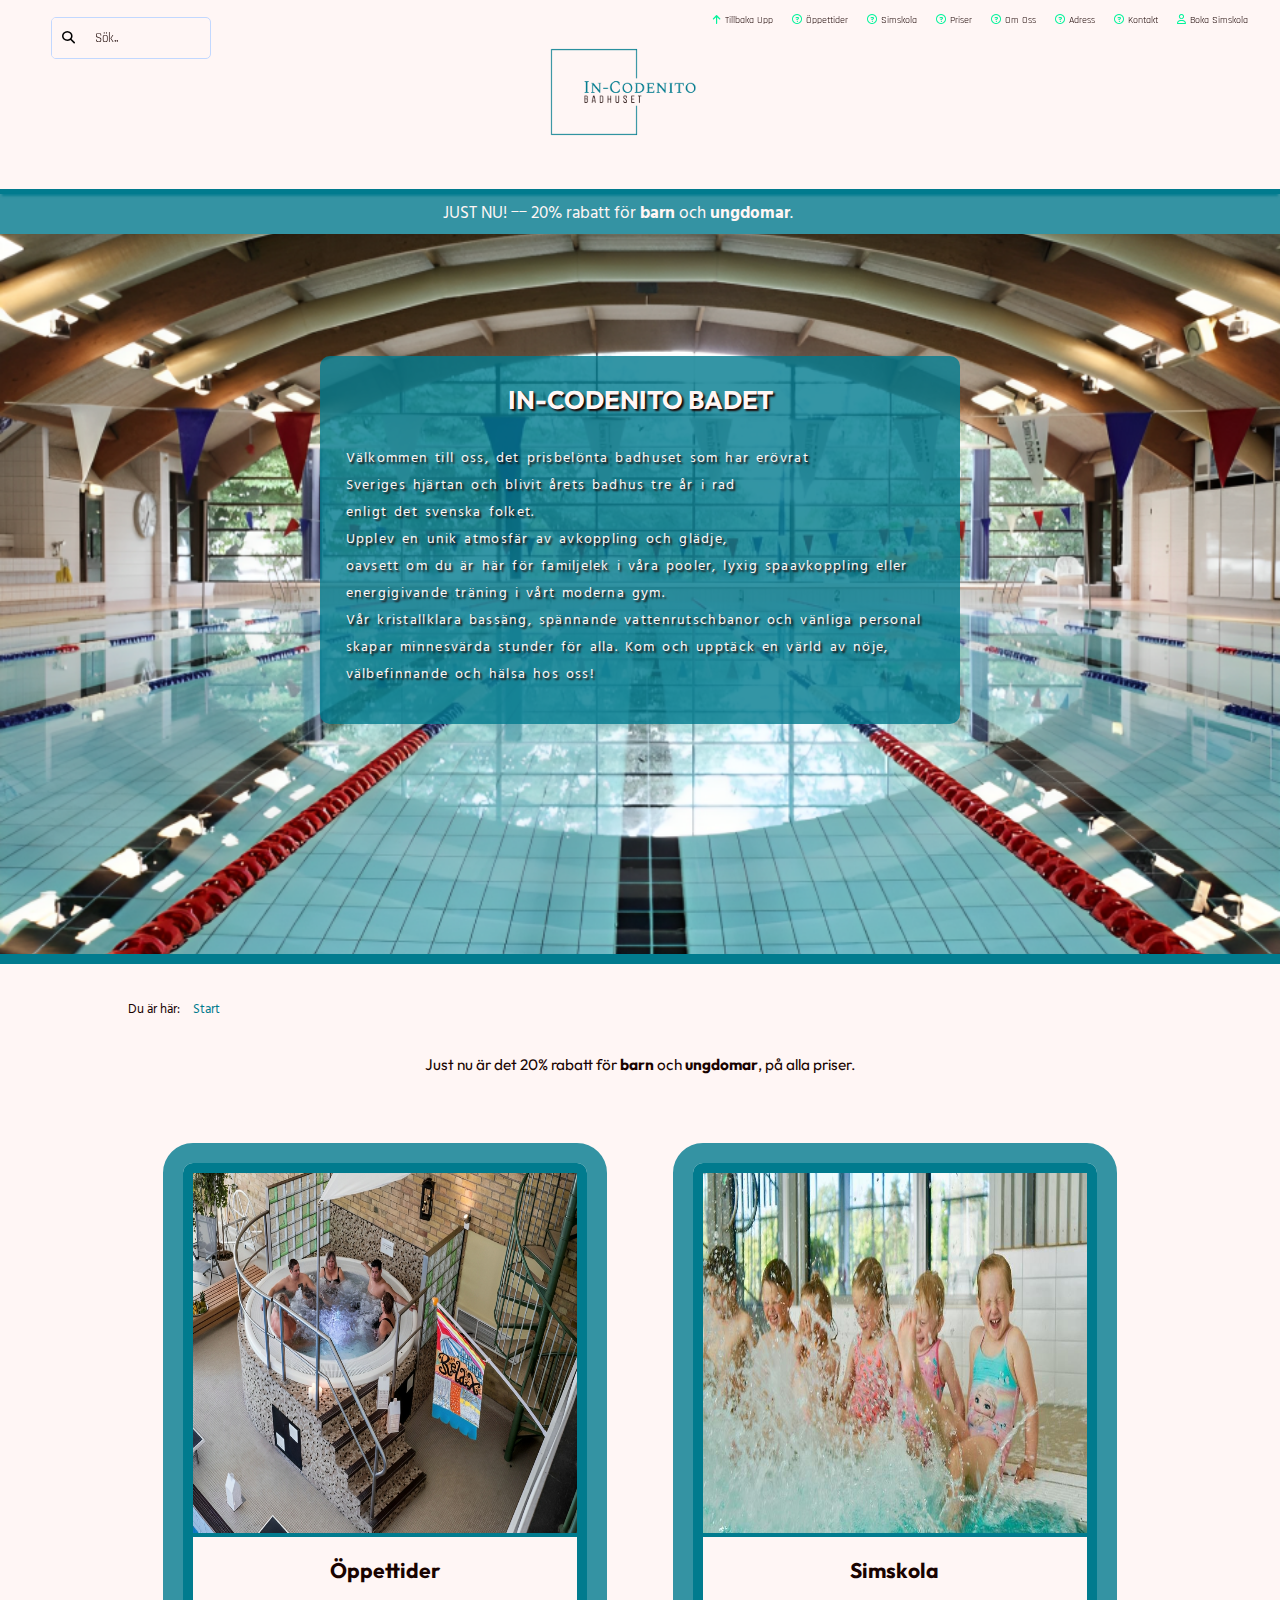
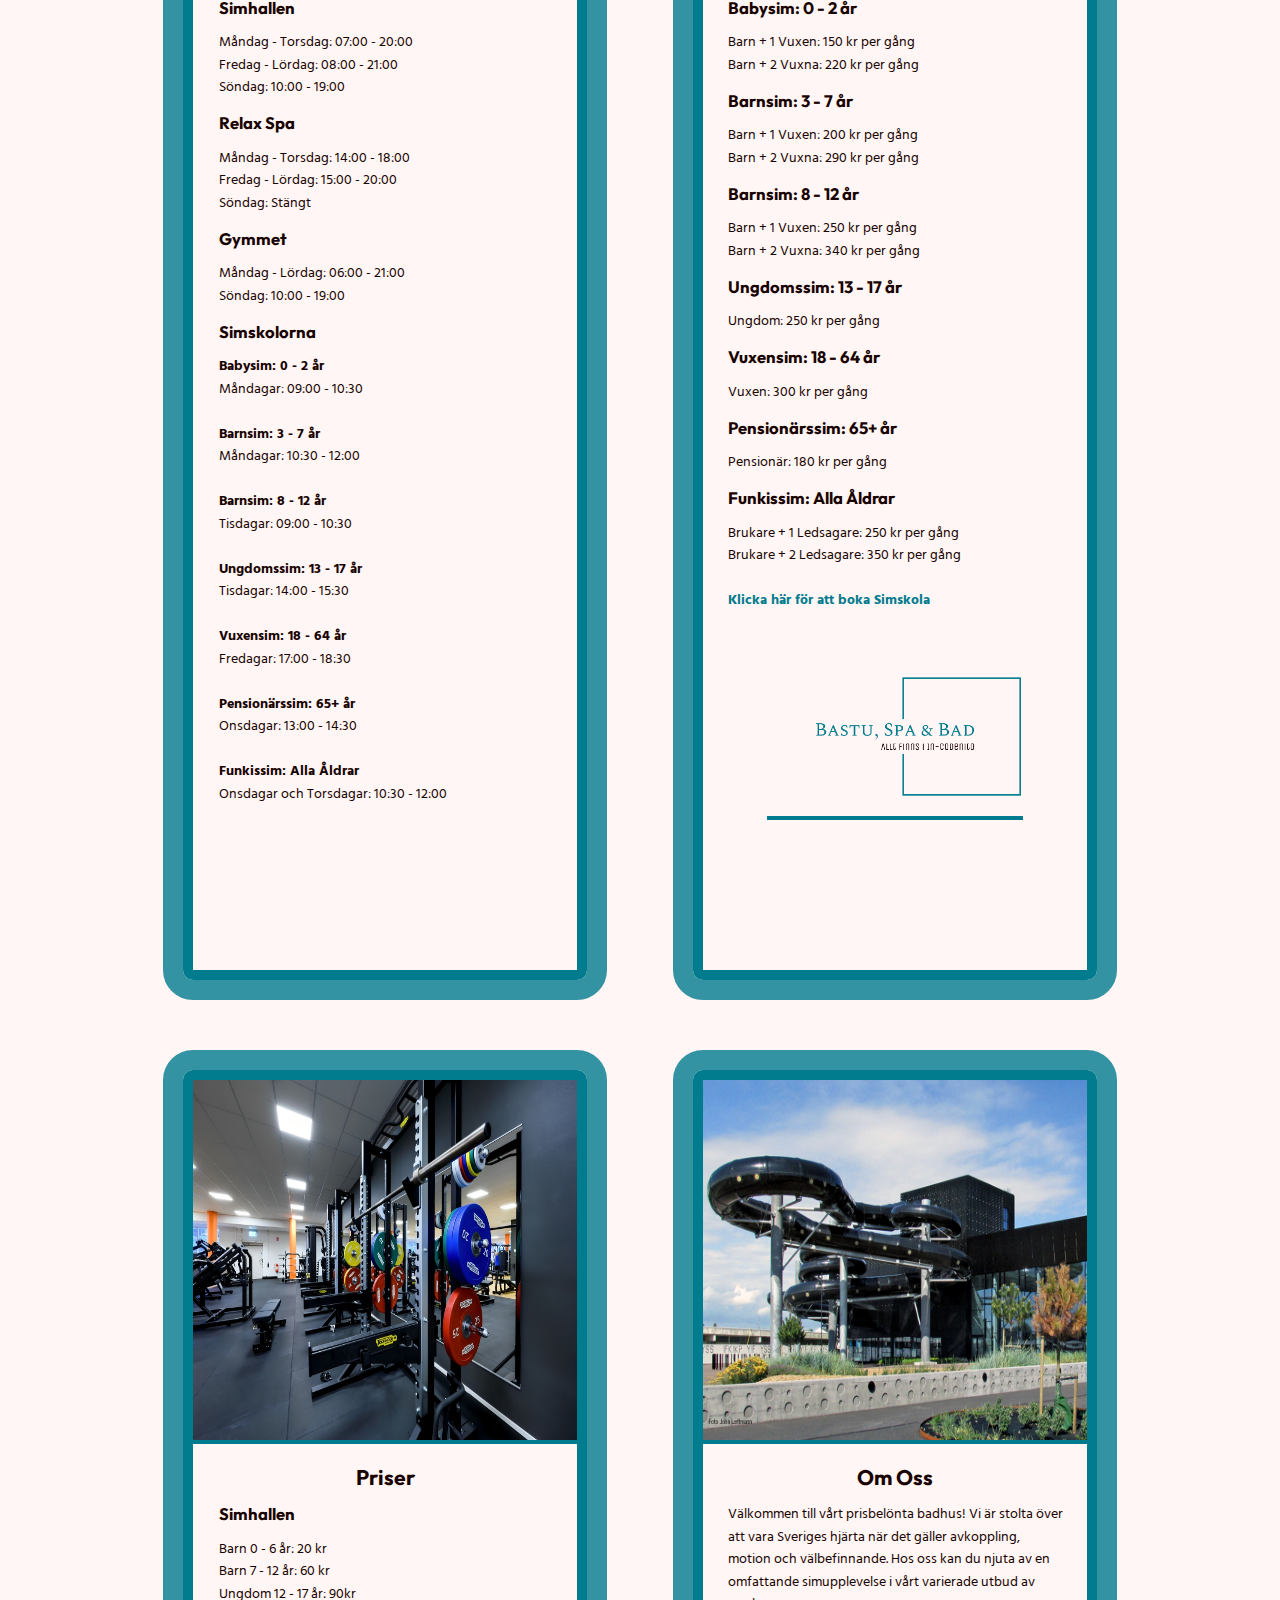
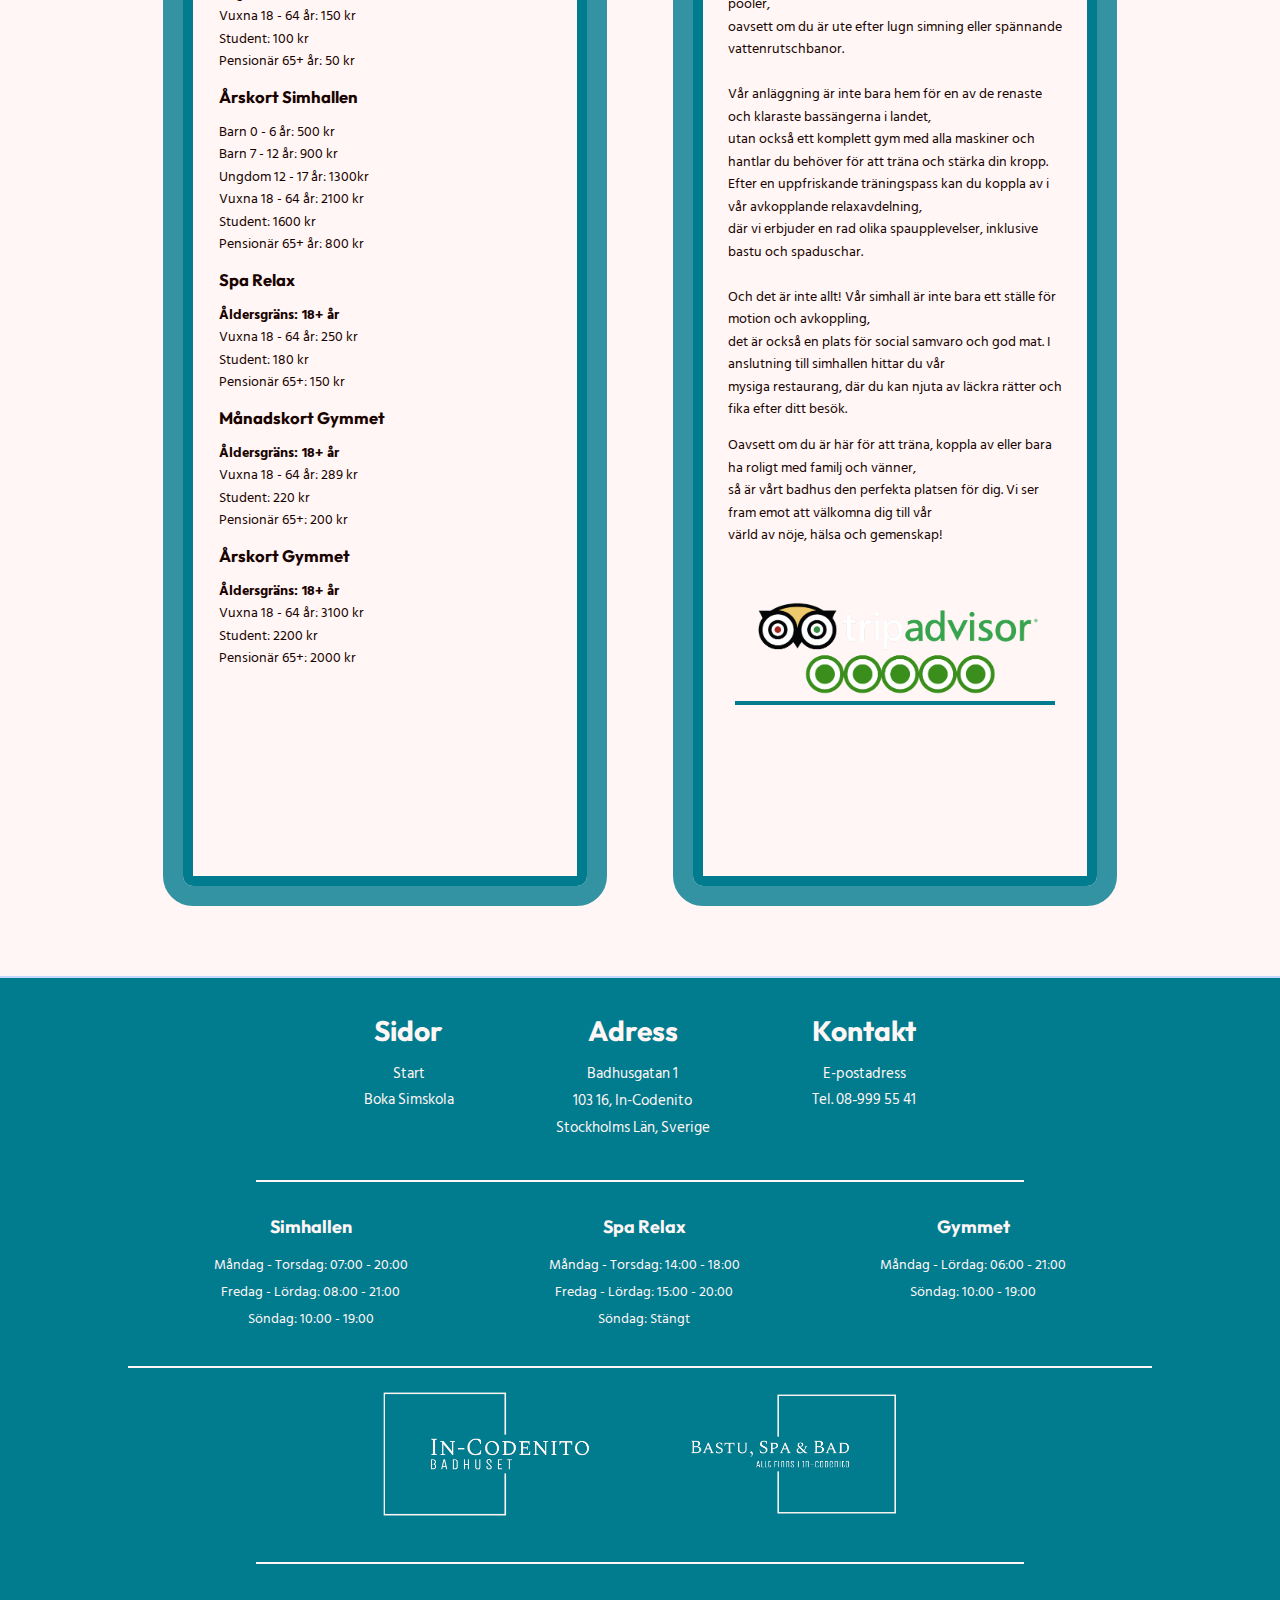
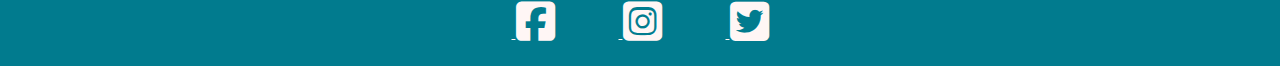
<file: Projekt/Badhus/index.html>
<!DOCTYPE html> <!-- Declares the document type and version of HTML -->
<html lang="sv"> <!-- Specifies the language of the document (Swedish) -->
<head>
    <meta charset="UTF-8"> <!-- Defines the character encoding for the document -->
    <meta name="viewport" content="width=device-width, initial-scale=1.0"> <!-- Sets the viewport properties for responsive design -->
    <meta name="description" content="In-Codenito badhuset"> <!-- Defines meta description of page -->
    <meta name="keywords" content="Badhus, Simskola, Öppettider, Priser, Resturang"> <!-- Defines meta keywords of page -->
    <meta name="author" content="In-Codenito"> <!-- Defines the author of page -->
    <link rel="stylesheet" href="css/style.css"> <!-- Links an external stylesheet for styling -->
    <link rel="stylesheet" href="css/mediaqueries.css"> <!-- Links another external stylesheet for media queries -->
    <link rel="stylesheet" href="https://cdnjs.cloudflare.com/ajax/libs/font-awesome/6.4.2/css/all.min.css">
    <link rel="icon" type="image/ico" href="img/favicon.ico" sizes="16x16"> <!-- Sets the favicon for the website -->
    <title>In-Codenito Badet | Simhall | Relax Spa | Gym</title> <!-- Sets the title of the web page -->
</head>
<body id="scroll1">
    <nav class="navbar"> <!-- Navigation section of the webpage -->
        <ul class="toolbar"> <!-- Unordered list for toolbar items -->
            <li><a href="#scroll1"><i class="fa-solid fa-arrow-up"></i>Tillbaka Upp</a></li> <!-- Link for scrolling to the top with an arrow icon -->
            <li><a href="#scroll2"><i class="fa-regular fa-circle-question"></i>Öppettider</a></li> <!-- Link for scrolling to opening hours section with a question mark icon -->
            <li><a href="#scroll5"><i class="fa-regular fa-circle-question"></i>Simskola</a></li> <!-- Link for scrolling to swim school section with a question mark icon -->
            <li><a href="#scroll3"><i class="fa-regular fa-circle-question"></i>Priser</a></li> <!-- Link for scrolling to price section with a question mark icon -->
            <li><a href="#scroll6"><i class="fa-regular fa-circle-question"></i>Om Oss</a></li> <!-- Link for scrolling to about us section with a question mark icon -->
            <li><a href="#scroll4"><i class="fa-regular fa-circle-question"></i>Adress</a></li> <!-- Link for scrolling to address section with a question mark icon -->
            <li><a href="#scroll7"><i class="fa-regular fa-circle-question"></i>Kontakt</a></li> <!-- Link for scrolling to contact section with a question mark icon -->
            <li><a href="simskola.html"><i class="fa-regular fa-user"></i>Boka Simskola</a></li> <!-- Link to the book swim school page with a user icon -->
        </ul>
        <details class="toolbar-phone"> <!-- Unordered list for toolbar items -->
            <summary><i class="opened fa-solid fa-xmark"></i> <i class="closed fa-solid fa-bars"></i> Meny</summary>
            <ul>
                <li><a href="#scroll1"><i class="fa-solid fa-arrow-up"></i> Tillbaka Upp</a></li> <!-- Link for scrolling to the top with an arrow icon -->
                <li><a href="#scroll2"><i class="fa-regular fa-circle-question"></i> Öppettider</a></li> <!-- Link for scrolling to opening hours section with a question mark icon -->
                <li><a href="#scroll5"><i class="fa-regular fa-circle-question"></i> Simskola</a></li> <!-- Link for scrolling to swim school section with a question mark icon -->
                <li><a href="#scroll3"><i class="fa-regular fa-circle-question"></i> Priser</a></li> <!-- Link for scrolling to price section with a question mark icon -->
                <li><a href="#scroll6"><i class="fa-regular fa-circle-question"></i> Om Oss</a></li> <!-- Link for scrolling to about us section with a question mark icon -->
                <li><a href="#scroll4"><i class="fa-regular fa-circle-question"></i> Adress</a></li> <!-- Link for scrolling to address section with a question mark icon -->
                <li><a href="#scroll7"><i class="fa-regular fa-circle-question"></i> Kontakt</a></li> <!-- Link for scrolling to contact section with a question mark icon -->
                <li><a href="simskola.html"><i class="fa-regular fa-user"></i> Boka Simskola</a></li> <!-- Link to the book swim school page with a user icon -->
            </ul>
        </details>
        <nav class="logobar"> <!-- Secondary navigation section with a logo and search bar -->
            <figure class="logofigure"> <!-- Logo image container with a link to the homepage -->
                <a href="index.html"><img class="logo" src="img/logo.png" alt="Logo"></a>
            </figure>
            <nav class="searchbar"> <!-- Search bar container with a search input field and button -->
                <form action="#">
                    <button type="submit">&nbsp;<i class="fas fa-search"></i></button> <!-- Search button with a search icon -->
                    <input type="text" placeholder="Sök.."> <!-- Search input field with a placeholder text -->
                </form>
            </nav>
        </nav>
    </nav>
    <header id="headerbar"> <!-- Header section of the webpage -->
        <p>
            JUST NU! <sup>__</sup> 20% rabatt för <b>barn</b> och <b>ungdomar</b>.
        </p>
    </header>
    <main>
        <img id="homebackground" src="img/homebackground.png" alt="Bild inifrån badhuset"> <!-- Background image for the home section -->
        <section id="hometextcontainer"> <!-- Section for the home text -->
            <h2 id="homeheading">IN-CODENITO BADET</h2> <!-- Heading for the homepage section -->
            <p id="hometext"> <!-- Home text -->
                Välkommen till oss, det prisbelönta badhuset som har erövrat<br>
                Sveriges hjärtan och blivit årets badhus tre år i rad<br>
                enligt det svenska folket.<br>
                Upplev en unik atmosfär av avkoppling och glädje,<br>
                oavsett om du är här för familjelek i våra pooler, lyxig spaavkoppling eller energigivande träning i vårt moderna gym.<br>
                Vår kristallklara bassäng, spännande vattenrutschbanor och vänliga personal<br>
                skapar minnesvärda stunder för alla. Kom och upptäck en värld av nöje, välbefinnande och hälsa hos oss!
            </p>
        </section>
        <ul class="navmap"> <!-- Breadcrumb navigation indicating the current page -->
            <li>Du är här:</li> <!-- List items indicating navigation path with hyperlinks -->
            <li class="navroute">&emsp;<a href="index.html">Start</a></li>
        </ul>
        <section id="infocontainer"> <!-- Information about opening hours, prices, swimming school, and about us section -->
            <h4>Just nu är det 20% rabatt för <b>barn</b> och <b>ungdomar</b>, på alla priser.</h4>
            <article>
                <figure id="scroll2">
                <img src="img/relax.png" alt="Bild inuti relaxen">
                <figcaption>
                <header>
                    <h2>Öppettider</h2> <!-- Opening hours for different facilities -->
                </header>
                    <h3>Simhallen</h3>
                    <p>
                        Måndag - Torsdag: 07:00 - 20:00
                        <br>
                        Fredag - Lördag: 08:00 - 21:00
                        <br>
                        Söndag: 10:00 - 19:00
                    </p>
                    <h3>Relax Spa</h3>
                    <p>
                        Måndag - Torsdag: 14:00 - 18:00
                        <br>
                        Fredag - Lördag: 15:00 - 20:00
                        <br>
                        Söndag: Stängt
                    </p>
                    <h3>Gymmet</h3>
                    <p>
                        Måndag - Lördag: 06:00 - 21:00
                        <br>
                        Söndag: 10:00 - 19:00
                    </p>
                    <h3>Simskolorna</h3>
                    <p>
                        <b>Babysim: 0 - 2 år</b>
                        <br>
                        Måndagar: 09:00 - 10:30
                        <br>
                        <br>
                        <b>Barnsim: 3 - 7 år</b>
                        <br>
                        Måndagar: 10:30 - 12:00
                        <br>
                        <br>
                        <b>Barnsim: 8 - 12 år</b>
                        <br>
                        Tisdagar: 09:00 - 10:30
                        <br>
                        <br>
                        <b>Ungdomssim: 13 - 17 år</b>
                        <br>
                        Tisdagar: 14:00 - 15:30
                        <br>
                        <br>
                        <b>Vuxensim: 18 - 64 år</b>
                        <br>
                        Fredagar: 17:00 - 18:30
                        <br>
                        <br>
                        <b>Pensionärssim: 65+ år</b>
                        <br>
                        Onsdagar: 13:00 - 14:30
                        <br>
                        <br>
                        <b>Funkissim: Alla Åldrar</b>
                        <br>
                        Onsdagar och Torsdagar: 10:30 - 12:00
                    </p>
                </figcaption>
                </figure>
                <figure id="scroll3">
                    <img src="img/gymmet.png" alt="Bild på gymmet">
                    <figcaption>
                        <h2>Priser</h2> <!-- Prices for different facilities and age groups -->
                        <h3>Simhallen</h3>
                        <p>
                            Barn 0 - 6 år: 20 kr
                            <br>
                            Barn 7 - 12 år: 60 kr
                            <br>
                            Ungdom 12 - 17 år: 90kr
                            <br>
                            Vuxna 18 - 64 år: 150 kr
                            <br>
                            Student: 100 kr
                            <br>
                            Pensionär 65+ år: 50 kr
                        </p>
                        <h3>Årskort Simhallen</h3>
                        <p>
                            Barn 0 - 6 år: 500 kr
                            <br>
                            Barn 7 - 12 år: 900 kr
                            <br>
                            Ungdom 12 - 17 år: 1300kr
                            <br>
                            Vuxna 18 - 64 år: 2100 kr
                            <br>
                            Student: 1600 kr
                            <br>
                            Pensionär 65+ år: 800 kr
                        </p>
                        <h3>Spa Relax</h3>
                        <p>
                            <b>Åldersgräns: 18+ år</b>
                            <br>
                            Vuxna 18 - 64 år: 250 kr
                            <br>
                            Student: 180 kr
                            <br>
                            Pensionär 65+: 150 kr
                        </p>
                        <h3>Månadskort Gymmet</h3>
                        <p>
                            <b>Åldersgräns: 18+ år</b>
                            <br>
                            Vuxna 18 - 64 år: 289 kr
                            <br>
                            Student: 220 kr
                            <br>
                            Pensionär 65+: 200 kr
                        </p>
                        <h3>Årskort Gymmet</h3>
                        <p>
                            <b>Åldersgräns: 18+ år</b>
                            <br>
                            Vuxna 18 - 64 år: 3100 kr
                            <br>
                            Student: 2200 kr
                            <br>
                            Pensionär 65+: 2000 kr
                        </p>
                    </figcaption>
                </figure>
            </article>
            <article>
                <figure id="scroll5">
                <img src="img/simskola.png" alt="Bild på barn i simskola">
                <figcaption>
                    <h2>Simskola</h2> <!-- Prices and details for swimming school classes -->
                    <h3>Babysim: 0 - 2 år</h3>
                    <p>
                        Barn + 1 Vuxen: 150 kr per gång
                        <br>
                        Barn + 2 Vuxna: 220 kr per gång
                    </p>
                    <h3>Barnsim: 3 - 7 år</h3>
                    <p>
                        Barn + 1 Vuxen: 200 kr per gång
                        <br>
                        Barn + 2 Vuxna: 290 kr per gång
                    </p>
                    <h3>Barnsim: 8 - 12 år</h3>
                    <p>
                        Barn + 1 Vuxen: 250 kr per gång
                        <br>
                        Barn + 2 Vuxna: 340 kr per gång
                    </p>
                    <h3>Ungdomssim: 13 - 17 år</h3>
                    <p>
                        Ungdom: 250 kr per gång
                    </p>
                    <h3>Vuxensim: 18 - 64 år</h3>
                    <p>
                        Vuxen: 300 kr per gång
                    </p>
                    <h3>Pensionärssim: 65+ år</h3>
                    <p>
                        Pensionär: 180 kr per gång
                    </p>
                    <h3>Funkissim: Alla Åldrar</h3>
                    <p>
                        Brukare + 1 Ledsagare: 250 kr per gång
                        <br>
                        Brukare + 2 Ledsagare: 350 kr per gång
                        <br>
                        <br>
                        <a href="html/simskola.html"><b>Klicka här för att boka Simskola</b></a>
                    </p>
                    <img id="slogan" src="img/slogan.png" alt="Slogan logo">
                </figcaption>
                </figure>
                <figure id="scroll6">
                    <img src="img/badhuset.png" alt="Bild på badhuset">
                    <figcaption>
                        <h2>Om Oss</h2> <!-- Description of the facility and its offerings -->
                        <p>
                            Välkommen till vårt prisbelönta badhus! Vi är stolta över att vara Sveriges hjärta när det gäller avkoppling,<br>
                            motion och välbefinnande. Hos oss kan du njuta av en omfattande simupplevelse i vårt varierade utbud av pooler,<br>
                            oavsett om du är ute efter lugn simning eller spännande vattenrutschbanor.<br><br>
                            Vår anläggning är inte bara hem för en av de renaste och klaraste bassängerna i landet,<br>
                            utan också ett komplett gym med alla maskiner och hantlar du behöver för att träna och stärka din kropp.<br>
                            Efter en uppfriskande träningspass kan du koppla av i vår avkopplande relaxavdelning,<br>
                            där vi erbjuder en rad olika spaupplevelser, inklusive bastu och spaduschar.<br><br>
                            Och det är inte allt! Vår simhall är inte bara ett ställe för motion och avkoppling,<br>
                            det är också en plats för social samvaro och god mat. I anslutning till simhallen hittar du vår<br>
                            mysiga restaurang, där du kan njuta av läckra rätter och fika efter ditt besök.
                        </p>
                        <p id="remove">
                            Oavsett om du är här för att träna, koppla av eller bara ha roligt med familj och vänner,<br>
                            så är vårt badhus den perfekta platsen för dig. Vi ser fram emot att välkomna dig till vår<br>
                            värld av nöje, hälsa och gemenskap!
                        </p>
                        <img id="tripadvisor" src="img/tripadvisor.png" alt="Tripadvisor logo">
                    </figcaption>
                </figure>
            </article>
        </section>
    </main>
    <footer id="scroll4" class="footercontainer"> <!-- Footer section with address and contact information -->
        <ul class="footerlist"> <!-- Unordered list containing address and contact details -->
            <li>
                <h2>Sidor</h2>
                <ul>
                    <li><a href="index.html">Start</a></li>
                    <li><a href="html/simskola.html">Boka Simskola</a></li>
                </ul>
            </li>
            <li>
                <h2>Adress</h2>
                <ul>
                    <li>
                        <address id="scroll7">
                            Badhusgatan 1
                            <br><br>
                            103 16, In-Codenito
                            <br><br>
                            Stockholms Län, Sverige
                        </address>
                    </li>
                </ul>
            </li>
            <li>
                <h2>Kontakt</h2>
                <ul>
                    <li><a href="mailto:in-codenito.badhuset@in-codenito.com">E-postadress</a></li>
                    <li><a href="tel:08-999-55-41">Tel.&nbsp;08&#8209;999&nbsp;55&nbsp;41</a></li>
                </ul>
            </li>
        </ul>
    </footer>
    <hr class="footercontainerhr"> <!-- Horizontal rule separating sections in the footer -->
    <footer class="hourscontainer"> <!-- Footer section with opening hours for different facilities -->
        <ul> <!-- Unordered list containing opening hours for the swimming hall, spa, and gym -->
            <li>
                <h3>Simhallen</h3>
                Måndag - Torsdag: 07:00 - 20:00
                <br><br>
                Fredag - Lördag: 08:00 - 21:00
                <br><br>
                Söndag: 10:00 - 19:00
            </li>
            <li>
                <h3>Spa Relax</h3>
                Måndag - Torsdag: 14:00 - 18:00
                <br><br>
                Fredag - Lördag: 15:00 - 20:00
                <br><br>
                Söndag: Stängt
            </li>
            <li>
                <h3>Gymmet</h3>
                Måndag - Lördag: 06:00 - 21:00
                <br><br>
                Söndag: 10:00 - 19:00
            </li>
        </ul>
    </footer>
    <hr class="hourscontainerhr"> <!-- Horizontal rule separating sections in the footer -->
    <footer class="footerlogos"> <!-- Footer section with logos and slogans -->
        <figure>
            <img class="footerlogo" src="img/footerlogo.png" alt="Badhusets Logotyp"> <!-- Footer Logo image -->
            <img class="footerslogan" src="img/footerslogan.png" alt="Badhusets Slogan Logotyp"> <!-- Footer Slogan image -->
        </figure>
    </footer>
    <hr class="footercontainerhr"> <!-- Horizontal rule separating sections in the footer -->
    <footer class="footericons"> <!-- Footer section with social media icons -->
        <a href="">&nbsp;<i class="fa-brands fa-square-facebook"></i></a> <!-- Facebook icon with hyperlink -->
        <a href="">&nbsp;<i class="fa-brands fa-square-instagram"></i></a> <!-- Instagram icon with hyperlink -->
        <a href="">&nbsp;<i class="fa-brands fa-square-twitter"></i></a> <!-- Twitter icon with hyperlink -->
    </footer>
</body>
</html>
</file>
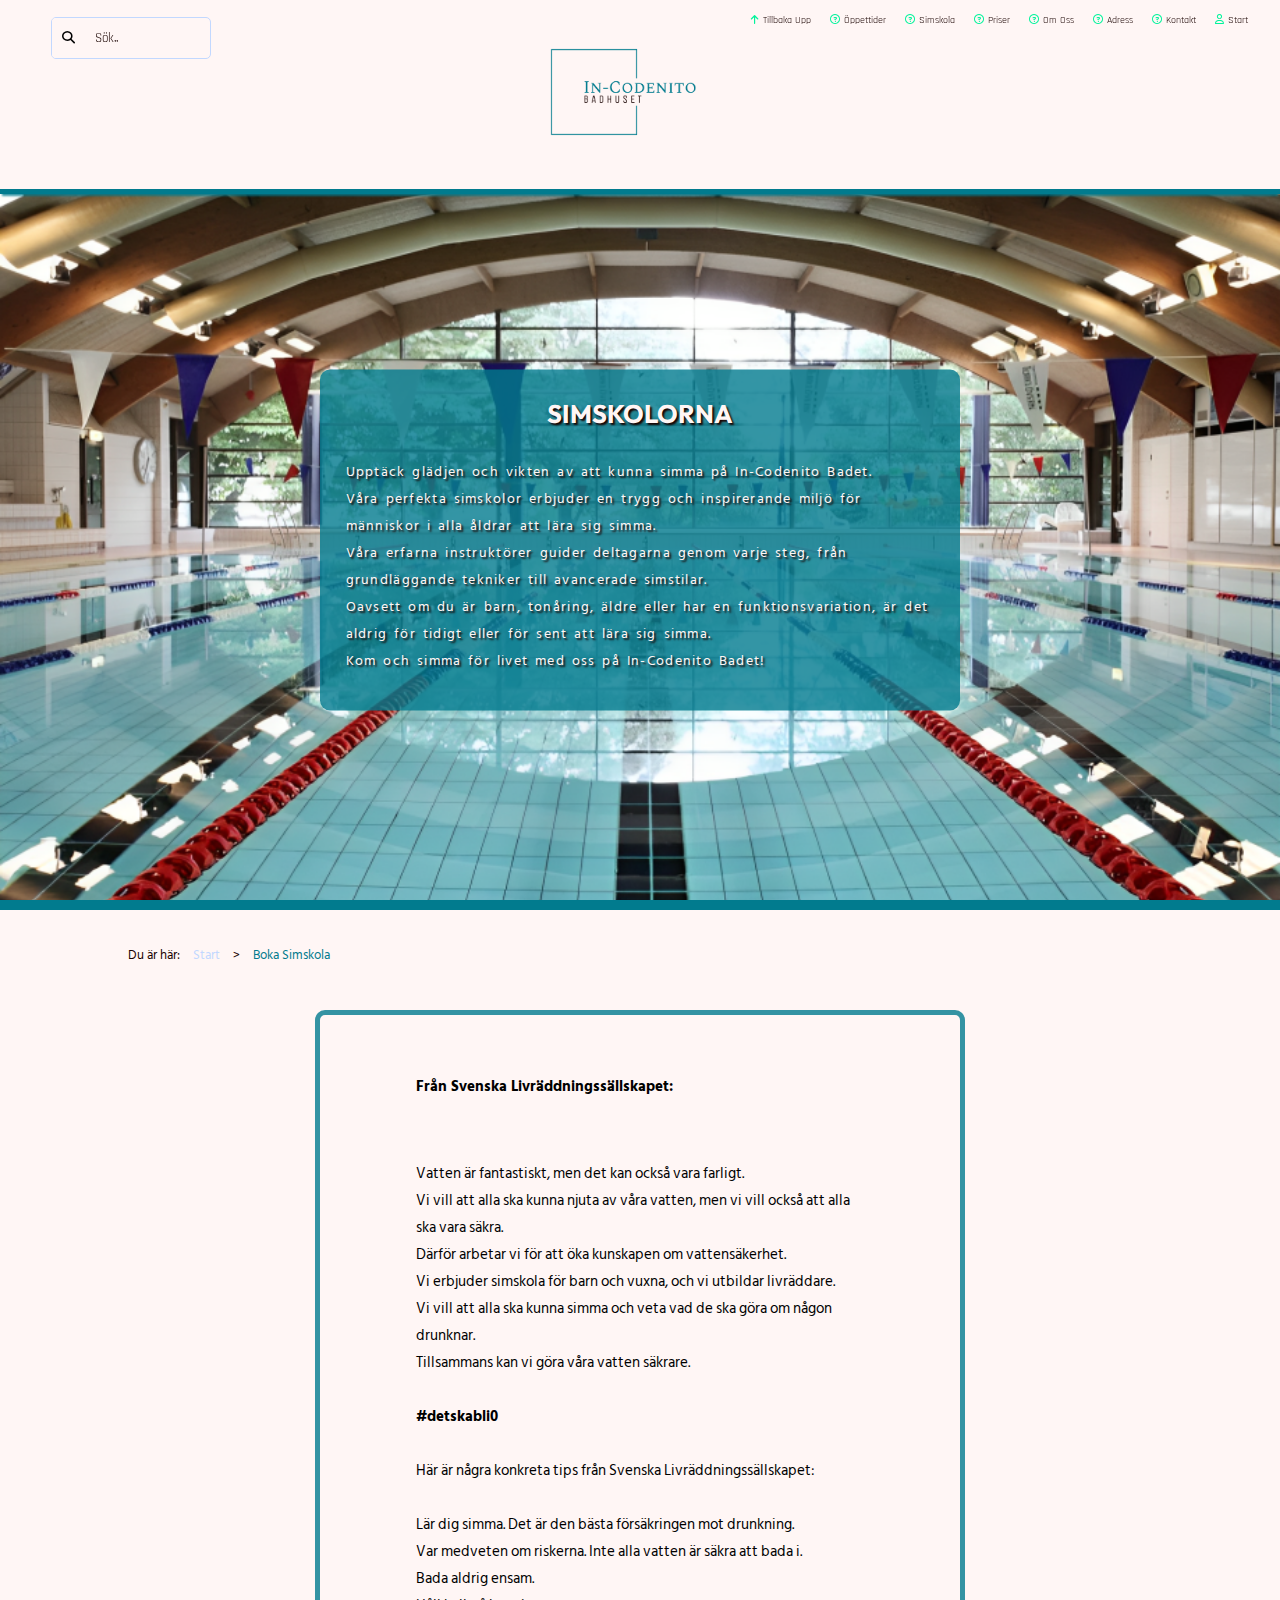
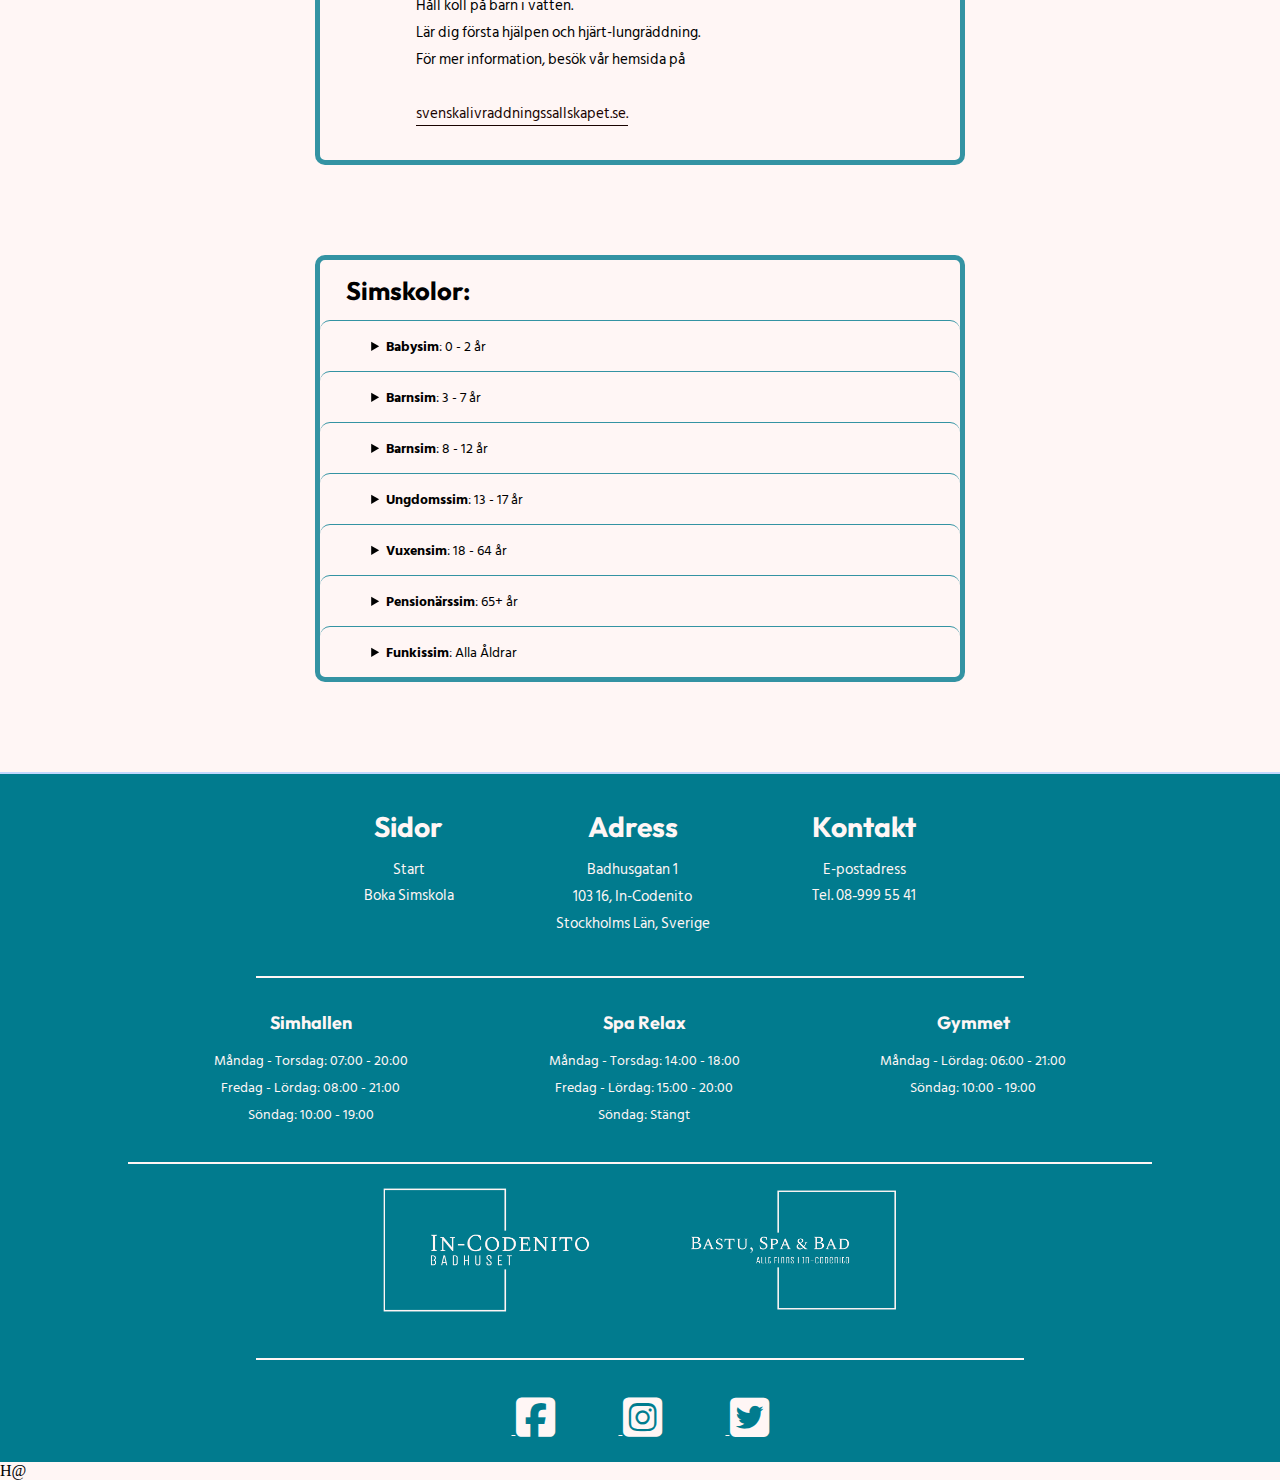
<file: Projekt/Badhus/simskola.html>
<!DOCTYPE html> <!-- Declares the document type and version of HTML -->
<html lang="sv"> <!-- Specifies the language of the document (Swedish) -->
<head>
    <meta charset="UTF-8"> <!-- Defines the character encoding for the document -->
    <meta name="viewport" content="width=device-width, initial-scale=1.0"> <!-- Sets the viewport properties for responsive design -->
    <meta name="description" content="In-Codenito badhuset"> <!-- Defines meta description of page -->
    <meta name="keywords" content="Badhus, Simskola, Tider"> <!-- Defines meta keywords of page -->
    <meta name="author" content="In-Codenito"> <!-- Defines the author of page -->
    <link rel="stylesheet" href="css/style.css"> <!-- Links an external stylesheet for styling -->
    <link rel="stylesheet" href="css/mediaqueries.css"> <!-- Links another external stylesheet for media queries -->
    <link rel="stylesheet" href="https://cdnjs.cloudflare.com/ajax/libs/font-awesome/6.4.2/css/all.min.css">
    <link rel="icon" type="image/ico" href="img/favicon.ico" sizes="16x16"> <!-- Sets the favicon for the website -->
    <title>In-Codenito Badet | Simhall | Relax Spa | Gym</title> <!-- Sets the title of the web page -->
</head>
<body id="scroll1">
    <nav class="navbar"> <!-- Navigation section of the webpage -->
        <ul class="toolbar"> <!-- Unordered list for toolbar items -->
            <li><a href="#scroll1"><i class="fa-solid fa-arrow-up"></i>Tillbaka Upp</a></li> <!-- Link for scrolling to the top with an arrow icon -->
            <li><a href="index.html#scroll2"><i class="fa-regular fa-circle-question"></i>Öppettider</a></li> <!-- Link for scrolling to opening hours section with a question mark icon -->
            <li><a href="index.html#scroll5"><i class="fa-regular fa-circle-question"></i>Simskola</a></li> <!-- Link for scrolling to swim school section with a question mark icon -->
            <li><a href="index.html#scroll3"><i class="fa-regular fa-circle-question"></i>Priser</a></li> <!-- Link for scrolling to price section with a question mark icon -->
            <li><a href="index.html#scroll6"><i class="fa-regular fa-circle-question"></i>Om Oss</a></li> <!-- Link for scrolling to about us section with a question mark icon -->
            <li><a href="#scroll4"><i class="fa-regular fa-circle-question"></i>Adress</a></li> <!-- Link for scrolling to address section with a question mark icon -->
            <li><a href="#scroll7"><i class="fa-regular fa-circle-question"></i>Kontakt</a></li> <!-- Link for scrolling to contact section with a question mark icon -->
            <li><a href="index.html"><i class="fa-regular fa-user"></i>Start</a></li> <!-- Link to the book swim school page with a user icon -->
        </ul>
        <details class="toolbar-phone"> <!-- Unordered list for toolbar items -->
            <summary><i class="opened fa-solid fa-xmark"></i> <i class="closed fa-solid fa-bars"></i> Meny</summary>
            <ul>
                <li><a href="#scroll1"><i class="fa-solid fa-arrow-up"></i> Tillbaka Upp</a></li> <!-- Link for scrolling to the top with an arrow icon -->
                <li><a href="index.html#scroll2"><i class="fa-regular fa-circle-question"></i> Öppettider</a></li> <!-- Link for scrolling to opening hours section with a question mark icon -->
                <li><a href="index.html#scroll5"><i class="fa-regular fa-circle-question"></i> Simskola</a></li> <!-- Link for scrolling to swim school section with a question mark icon -->
                <li><a href="index.html#scroll3"><i class="fa-regular fa-circle-question"></i> Priser</a></li> <!-- Link for scrolling to price section with a question mark icon -->
                <li><a href="index.html#scroll6"><i class="fa-regular fa-circle-question"></i> Om Oss</a></li> <!-- Link for scrolling to about us section with a question mark icon -->
                <li><a href="#scroll4"><i class="fa-regular fa-circle-question"></i> Adress</a></li> <!-- Link for scrolling to address section with a question mark icon -->
                <li><a href="#scroll7"><i class="fa-regular fa-circle-question"></i> Kontakt</a></li> <!-- Link for scrolling to contact section with a question mark icon -->
                <li><a href="index.html"><i class="fa-regular fa-user"></i> Start</a></li> <!-- Link to the book swim school page with a user icon -->
            </ul>
        </details>
        <nav class="logobar"> <!-- Secondary navigation section with a logo and search bar -->
            <figure class="logofigure"> <!-- Logo image container with a link to the homepage -->
                <a href="index.html"><img class="logo" src="img/logo.png" alt="Logo"></a>
            </figure>
            <nav class="searchbar"> <!-- Search bar container with a search input field and button -->
                <form action="#">
                    <button type="submit">&nbsp;<i class="fas fa-search"></i></button> <!-- Search button with a search icon -->
                    <input type="text" placeholder="Sök.."> <!-- Search input field with a placeholder text -->
                </form>
            </nav>
        </nav>
    </nav>
    <img id="registerbackground" src="img/homebackground.png" alt="Bild inifrån badhuset"> <!-- Background image for the registration section -->
    <section id="registertextcontainer"> <!-- Section for registration text -->
        <h2 id="registerheading">SIMSKOLORNA</h2> <!-- Heading for the registration section -->
        <p id="registertext"> <!-- Registration text -->
            Upptäck glädjen och vikten av att kunna simma på In-Codenito Badet.<br>
            Våra perfekta simskolor erbjuder en trygg och inspirerande miljö för människor i alla åldrar att lära sig simma.<br>
            Våra erfarna instruktörer guider deltagarna genom varje steg, från grundläggande tekniker till avancerade simstilar.<br>
            Oavsett om du är barn, tonåring, äldre eller har en funktionsvariation, är det aldrig för tidigt eller för sent att lära sig simma.<br>
            Kom och simma för livet med oss på In-Codenito Badet!
        </p>
    </section>
    <main id="registermain"> <!-- Main content section for registration forms -->
        <ul class="navmap"> <!-- Breadcrumb navigation indicating the current page -->
            <li>Du är här:</li> <!-- List items indicating navigation path with hyperlinks -->
            <li class="lastnavroute">&emsp;<a href="index.html">Start</a></li>
            <li>&emsp;&gt;</li>
            <li class="navroute">&emsp;<a href="simskola.html">Boka Simskola</a></li>
        </ul>
    </main>
    <section class="registerlistmessage">
        <h2>Från Svenska Livräddningssällskapet:</h2>
        <p>
            <br>Vatten är fantastiskt, men det kan också vara farligt.<br>
            Vi vill att alla ska kunna njuta av våra vatten, men vi vill också att alla ska vara säkra.<br>
            Därför arbetar vi för att öka kunskapen om vattensäkerhet.<br>
            Vi erbjuder simskola för barn och vuxna, och vi utbildar livräddare.<br>
            Vi vill att alla ska kunna simma och veta vad de ska göra om någon drunknar.<br>
            Tillsammans kan vi göra våra vatten säkrare.<br><br>
            <b>#detskabli0</b><br><br>
            Här är några konkreta tips från Svenska Livräddningssällskapet:<br><br>
            Lär dig simma. Det är den bästa försäkringen mot drunkning.<br>
            Var medveten om riskerna. Inte alla vatten är säkra att bada i.<br>
            Bada aldrig ensam.<br>
            Håll koll på barn i vatten.<br>
            Lär dig första hjälpen och hjärt-lungräddning.<br>
            För mer information, besök vår hemsida på<br><br>
            <a href="https://svenskalivraddningssallskapet.se/">svenskalivraddningssallskapet.se.</a>
        </p>
    </section>
    <section class="registerlistcontainer"> <!-- Section with dropdown content of booking different swimming schools -->
        <h1>Simskolor:</h1>
        <ul>
            <li>
                <details>
                    <summary><b>Babysim</b>: 0 - 2 år</summary> <!-- The heading in the list -->
                    <section class="register-content"> <!-- The dropdown content -->
                        <form action="#">
                            <h2>Boka Babysim 0 - 2 år</h2>
                            <p>Fyll i fälten nedan för att boka in dig på simskolan.</p>
                            <label for="childname"><b>Barnets Namn:</b></label>
                            <input type="text" placeholder="Ange Barnets Fullständiga Namn" name="childname" id="childname" required>
                            <label for="parentname1"><b>Förälder 1 Namn:</b></label>
                            <input type="text" placeholder="Ange Förälder 1 Fullständiga Namn" name="parentname1" id="parentname1" required>
                            <label for="parentname2"><b>Förälder 2 Namn:</b></label>
                            <input type="text" placeholder="Ange Förälder 2 Fullständiga Namn (Valfritt)" name="parentname2" id="parentname2">
                            <p>
                                Genom att anmäla dig till simskolan åtar du dig att närvara varje måndag mellan klockan 09:00 och 10:30.<br>
                                Dessutom förväntas du betala en avgift på antingen 150 kr eller 220 kr per tillfälle, beroende på antalet deltagande föräldrar.
                            </p>
                            <button type="submit" class="registerbtn"><b>Boka Simskola</b></button>
                        </form>
                    </section>
                </details>
            </li>
            <li>
                <details>
                    <summary><b>Barnsim</b>: 3 - 7 år</summary>
                    <section class="register-content">
                        <form action="#">
                            <h2>Boka Barnsim 3 - 7 år</h2>
                            <p>Fyll i fälten nedan för att boka in dig på simskolan.</p>
                            <label for="childname1"><b>Barnets Namn:</b></label>
                            <input type="text" placeholder="Ange Barnets Fullständiga Namn" name="childname" id="childname1" required>
                            <label for="parentname3"><b>Förälder 1 Namn:</b></label>
                            <input type="text" placeholder="Ange Förälder 1 Fullständiga Namn" name="parentname1" id="parentname3" required>
                            <label for="parentname4"><b>Förälder 2 Namn:</b></label>
                            <input type="text" placeholder="Ange Förälder 2 Fullständiga Namn (Valfritt)" name="parentname2" id="parentname4">
                            <p>
                                Genom att anmäla dig till simskolan åtar du dig att närvara varje måndag mellan klockan 10:30 och 12:00.
                                <br>
                                Dessutom förväntas du betala en avgift på antingen 200 kr eller 290 kr per tillfälle, beroende på antalet deltagande föräldrar.
                            </p>
                            <button type="submit" class="registerbtn"><b>Boka Simskola</b></button>
                        </form>
                    </section>
                </details>
            </li>
            <li>
                <details>
                    <summary><b>Barnsim</b>: 8 - 12 år</summary>
                    <section class="register-content">
                        <form action="#">
                            <h2>Boka Barnsim 8 - 12 år</h2>
                            <p>Fyll i fälten nedan för att boka in dig på simskolan.</p>
                            <label for="childname2"><b>Barnets Namn:</b></label>
                            <input type="text" placeholder="Ange Barnets Fullständiga Namn" name="childname" id="childname2" required>
                            <label for="parentname5"><b>Förälder 1 Namn:</b></label>
                            <input type="text" placeholder="Ange Förälder 1 Fullständiga Namn" name="parentname1" id="parentname5" required>
                            <label for="parentname6"><b>Förälder 2 Namn:</b></label>
                            <input type="text" placeholder="Ange Förälder 2 Fullständiga Namn (Valfritt)" name="parentname2" id="parentname6">
                            <p>
                                Genom att anmäla dig till simskolan åtar du dig att närvara varje tisdag mellan klockan 09:00 och 10:30.
                                <br>
                                Dessutom förväntas du betala en avgift på antingen 250 kr eller 340 kr per tillfälle, beroende på antalet deltagande föräldrar.
                            </p>
                            <button type="submit" class="registerbtn"><b>Boka Simskola</b></button>
                        </form>
                    </section>
                </details>
            </li>
            <li>
                <details>
                    <summary><b>Ungdomssim</b>: 13 - 17 år</summary>
                    <section class="register-content">
                        <form action="#">
                            <h2>Boka Ungdomssim 13 - 17 år</h2>
                            <p>Fyll i fälten nedan för att boka in dig på simskolan.</p>
                            <label for="teenname"><b>Ungdomens Namn:</b></label>
                            <input type="text" placeholder="Ange Ungdomens Fullständiga Namn" name="teenname" id="teenname" required>
                            <p>
                                Genom att anmäla dig till simskolan åtar du dig att närvara varje tisdag mellan klockan 14:00 och 15:30.
                                <br>
                                Dessutom förväntas du betala en avgift på 250 kr per tillfälle.
                            </p>
                            <button type="submit" class="registerbtn"><b>Boka Simskola</b></button>
                        </form>
                    </section>
                </details>
            </li>
            <li>
                <details>
                    <summary><b>Vuxensim</b>: 18 - 64 år</summary>
                    <section class="register-content">
                        <form action="#">
                            <h2>Boka Vuxensim 18 - 64 år</h2>
                            <p>Fyll i fälten nedan för att boka in dig på simskolan.</p>
                            <label for="personname"><b>Personens Namn:</b></label>
                            <input type="text" placeholder="Ange Personens Fullständiga Namn" name="personname" id="personname" required>
                            <p>
                                Genom att anmäla dig till simskolan åtar du dig att närvara varje fredag mellan klockan 17:00 och 18:30.
                                <br>
                                Dessutom förväntas du betala en avgift på 300 kr per tillfälle.
                            </p>
                            <button type="submit" class="registerbtn"><b>Boka Simskola</b></button>
                        </form>
                    </section>
                </details>
            </li>
            <li>
                <details>
                    <summary><b>Pensionärssim</b>: 65+ år</summary>
                    <section class="register-content">
                        <form action="#">
                            <h2>Boka Pensionärssim 65+ år</h2>
                            <p>Fyll i fälten nedan för att boka in dig på simskolan.</p>
                            <label for="personname1"><b>Personens Namn:</b></label>
                            <input type="text" placeholder="Ange Personens Fullständiga Namn" name="personname" id="personname1" required>
                            <p>
                                Genom att anmäla dig till simskolan åtar du dig att närvara varje onsdag mellan klockan 13:00 och 14:30.
                                <br>
                                Dessutom förväntas du betala en avgift på 180 kr per tillfälle.
                            </p>
                            <button type="submit" class="registerbtn"><b>Boka Simskola</b></button>
                        </form>
                    </section>
                </details>
            </li>
            <li>
                <details>
                    <summary><b>Funkissim</b>: Alla Åldrar</summary>
                    <section class="register-content">
                        <form action="#">
                            <h2>Boka Funkissim Alla Åldrar</h2>
                            <p>Fyll i fälten nedan för att boka in dig på simskolan.</p>
                            <label for="clientname"><b>Brukarens Namn:</b></label>
                            <input type="text" placeholder="Ange Brukarens Fullständiga Namn" name="clientname" id="clientname" required>
                            <label for="carername1"><b>Ledsagare 1 Namn:</b></label>
                            <input type="text" placeholder="Ange Ledsagare 1 Fullständiga Namn" name="carername1" id="carername1" required>
                            <label for="carername2"><b>Ledsagare 2 Namn:</b></label>
                            <input type="text" placeholder="Ange Ledsagare 2 Fullständiga Namn (Valfritt)" name="carername2" id="carername2">
                            <p>
                                Genom att anmäla dig till simskolan åtar du dig att närvara varje onsdag och torsdag mellan klockan 10:30 och 12:00.
                                <br>
                                Dessutom förväntas du betala en avgift på antingen 250 kr eller 350 kr per tillfälle, beroende på antalet deltagande ledsagare.
                            </p>
                            <button type="submit" class="registerbtn"><b>Boka Simskola</b></button>
                        </form>
                    </section>
                </details>
            </li>
        </ul>
    </section>
    <footer id="scroll4" class="footercontainer"> <!-- Footer section with address and contact information -->
        <ul class="footerlist"> <!-- Unordered list containing address and contact details -->
            <li>
                <h2>Sidor</h2>
                <ul>
                    <li><a href="index.html">Start</a></li>
                    <li><a href="simskola.html">Boka Simskola</a></li>
                </ul>
            </li>
            <li>
                <h2>Adress</h2>
                <ul>
                    <li>
                        <address id="scroll7">
                            Badhusgatan 1
                            <br><br>
                            103 16, In-Codenito
                            <br><br>
                            Stockholms Län, Sverige
                        </address>
                    </li>
                </ul>
            </li>
            <li>
                <h2>Kontakt</h2>
                <ul>
                    <li><a href="mailto:in-codenito.badhuset@in-codenito.com">E-postadress</a></li>
                    <li><a href="tel:08-999-55-41">Tel.&nbsp;08&#8209;999&nbsp;55&nbsp;41</a></li>
                </ul>
            </li>
        </ul>
    </footer>
    <hr class="footercontainerhr"> <!-- Horizontal rule separating sections in the footer -->
    <footer class="hourscontainer"> <!-- Footer section with opening hours for different facilities -->
        <ul> <!-- Unordered list containing opening hours for the swimming hall, spa, and gym -->
            <li>
                <h3>Simhallen</h3>
                Måndag - Torsdag: 07:00 - 20:00
                <br><br>
                Fredag - Lördag: 08:00 - 21:00
                <br><br>
                Söndag: 10:00 - 19:00
            </li>
            <li>
                <h3>Spa Relax</h3>
                Måndag - Torsdag: 14:00 - 18:00
                <br><br>
                Fredag - Lördag: 15:00 - 20:00
                <br><br>
                Söndag: Stängt
            </li>
            <li>
                <h3>Gymmet</h3>
                Måndag - Lördag: 06:00 - 21:00
                <br><br>
                Söndag: 10:00 - 19:00
            </li>
        </ul>
    </footer>
    <hr class="hourscontainerhr"> <!-- Horizontal rule separating sections in the footer -->
    <footer class="footerlogos"> <!-- Footer section with logos and slogans -->
        <figure>
            <img class="footerlogo" src="img/footerlogo.png" alt="Badhusets Logotyp"> <!-- Footer Logo image -->
            <img class="footerslogan" src="img/footerslogan.png" alt="Badhusets Slogan Logotyp"> <!-- Footer Slogan image -->
        </figure>
    </footer>
    <hr class="footercontainerhr"> <!-- Horizontal rule separating sections in the footer -->
    <footer class="footericons"> <!-- Footer section with social media icons -->
        <a href="">&nbsp;<i class="fa-brands fa-square-facebook"></i></a> <!-- Facebook icon with hyperlink -->
        <a href="">&nbsp;<i class="fa-brands fa-square-instagram"></i></a> <!-- Instagram icon with hyperlink -->
        <a href="">&nbsp;<i class="fa-brands fa-square-twitter"></i></a> <!-- Twitter icon with hyperlink -->
    </footer>
</body>
</html>H@
</file>
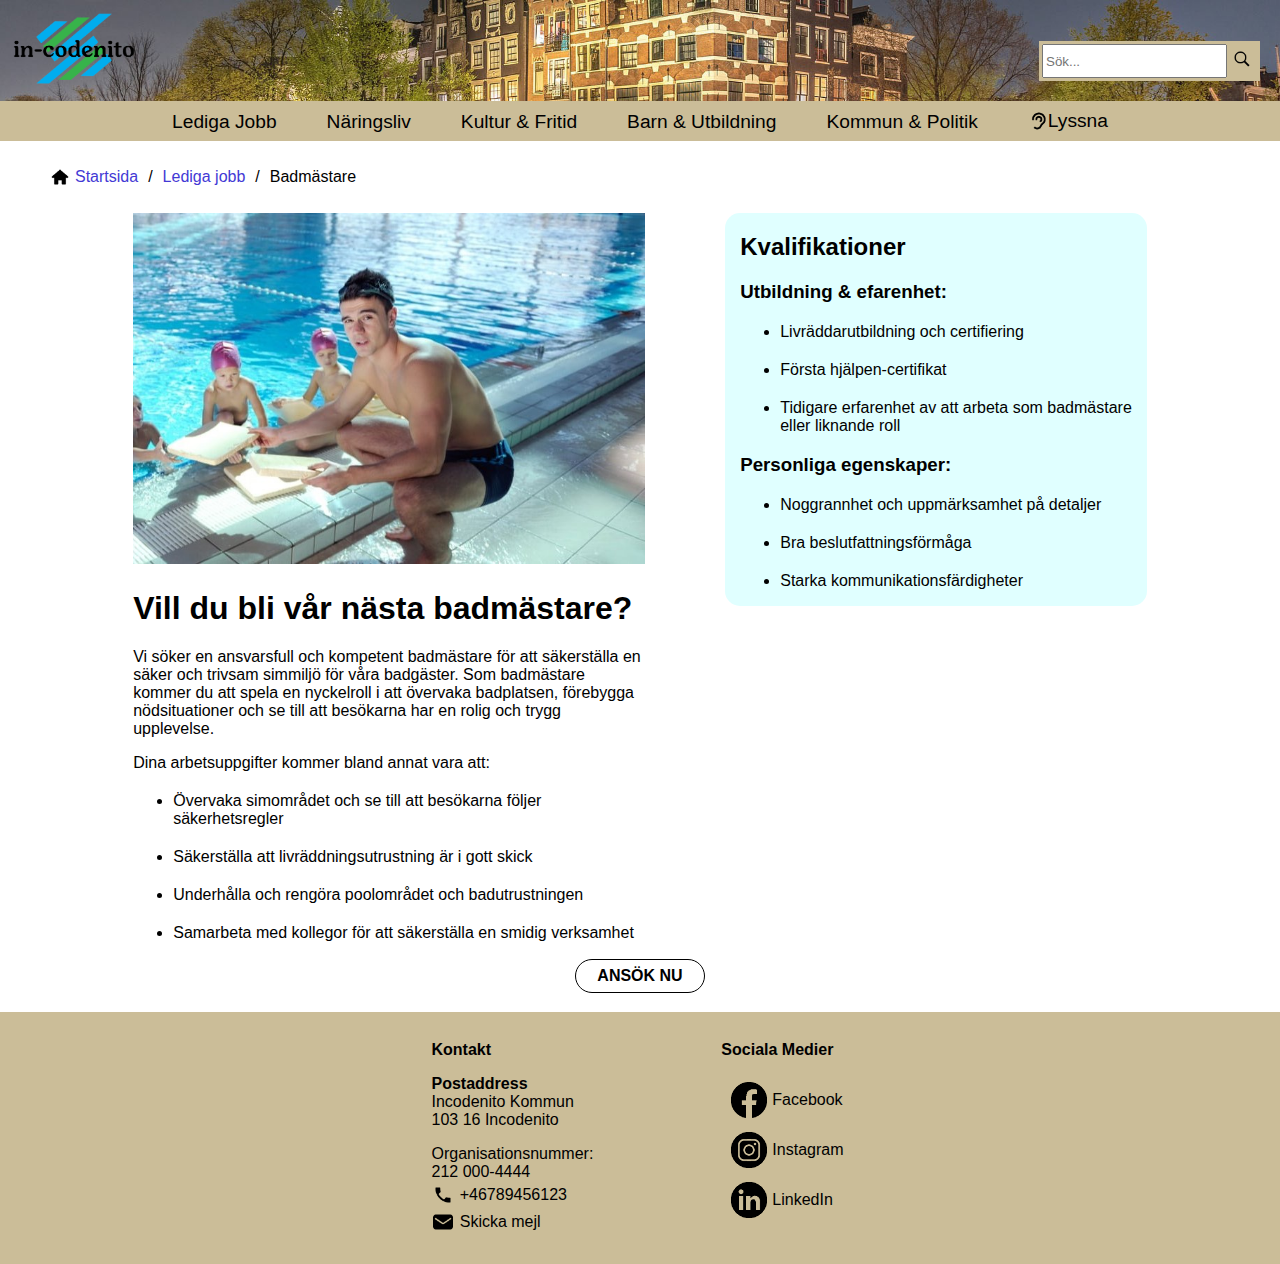
<file: Projekt/Kommunsida/badmästare-ledigajobb.html>
<!DOCTYPE html>
<html lang="sv">

<head>
    <meta charset="UTF-8">
    <meta name="viewport" content="width=device-width, initial-scale=1.0">
    <meta name="description" content="Sök jobbet som badmästare idag i In-Codenito kommun">
    <!-- Defines meta description of page -->
    <meta name="keywords" content="Badmästare, lediga jobb"> <!-- Defines meta keywords of page -->
    <meta name="author" content="In-Codenito"> <!-- Defines the author of page -->
    <link rel="icon" type="image/ico" href="Images/favicon.ico" sizes="16x16">
    <title>Badmästare - Incodenito Kommun</title>
    <link rel="stylesheet" href="style.css">
</head>

<body>
    <header>
        <div id="headerTopContainer">
            <a id="logoLink" href="index.html"><img alt="Logo" id="logo" src="Images/logotype.png"></a>
            <div id="searchBar">
                <input type="text" placeholder="Sök...">
                <a href=""><img alt="Sök" class="inlineIcon" src="icons/searchicon.png"></a>
            </div>
        </div>

        <nav>
            <a href=" ledigajobb.html">Lediga Jobb</a>
            <a href="naringsliv.html">Näringsliv</a>
            <a href="kulturochfritid.html">Kultur &amp; Fritid</a>
            <a href="barnochutbildning.html">Barn &amp; Utbildning</a>
            <a href="kommunochpolitik.html">Kommun &amp; Politik</a>
            <a id="lyssnaLink" class="inlineImgLink" href=""><img class="inlineIcon" alt="Lyssna" id="earIcon"
                    src="icons/earicon.png">Lyssna</a>
        </nav>
    </header>

    <main>
        <nav class="navOverview">
            <ul>
                <li class="inlineImgLink"><img class="inlineIcon" src="icons/homeicon.png"><a
                        href="index.html">Startsida</a></li>
                <li>/</li>
                <li><a href="ledigajobb.html">Lediga jobb</a></li>
                <li>/</li>
                <li>Badmästare</li>
            </ul>
        </nav>

        <div id="job-info-flex-container"> <!--Flex container for the content parts of the page-->
            <article id="job-article"> <!--Information about the job-->
                <img src="Images/ledigajobb-badvakt.jpg" alt="En badmästare i tjänst">
                <h1>Vill du bli vår nästa badmästare?</h1>
                <p>
                    Vi söker en ansvarsfull och kompetent badmästare för att säkerställa en
                    säker och trivsam simmiljö för våra badgäster. Som badmästare kommer du att
                    spela en nyckelroll i att övervaka badplatsen, förebygga nödsituationer och se
                    till att besökarna har en rolig och trygg upplevelse.
                </P>
                <P>
                    Dina arbetsuppgifter kommer bland annat vara att:
                <ul class="job-article-list">
                    <li>Övervaka simområdet och se till att besökarna följer säkerhetsregler</li>
                    <li>Säkerställa att livräddningsutrustning är i gott skick</li>
                    <li>Underhålla och rengöra poolområdet och badutrustningen</li>
                    <li>Samarbeta med kollegor för att säkerställa en smidig verksamhet</li>
                </ul>
                </p>
            </article>

            <aside id="job-qualifications"> <!--Qualifications listed-->
                <h2>Kvalifikationer</h2>
                <h3>Utbildning & efarenhet:</h3>
                <ul class="job-article-list">
                    <li>Livräddarutbildning och certifiering</li>
                    <li>Första hjälpen-certifikat</li>
                    <li>Tidigare erfarenhet av att arbeta som badmästare <br>eller liknande roll</li>
                </ul>
                <h3>Personliga egenskaper:</h3>
                <ul class="job-article-list">
                    <li>Noggrannhet och uppmärksamhet på detaljer</li>
                    <li>Bra beslutfattningsförmåga</li>
                    <li>Starka kommunikationsfärdigheter</li>
                </ul>
            </aside>
        </div>

        <a href="ledigajobb.html#application-form" class="job-button"><b class="text-in-job-button">ANSÖK NU</b></a>
        <br>

    </main>


    <footer>
        <div>
            <p class="footerHeading">Kontakt</p>
            <ul>
                <li class="footerSubHeading">Postaddress</li>
                <li>Incodenito Kommun</li>
                <li>103 16 Incodenito</li>
            </ul>
            <ul>
                <li>Organisationsnummer:</li>
                <li>212 000-4444</li>
                <li class="footerIconLink"><img class="footerIcon" alt="Ring" src="icons/phoneicon.png"><a
                        class="footerLinks" href="tel:XXXXXXXXXX">+46789456123</a></li>
                <li class="footerIconLink"><img class="footerIcon" alt="Maila" src="icons/mailicon.png"> <a
                        class="footerLinks" href="mailto:system@incodenitokommun.se">Skicka
                        mejl</a></li>
            </ul>
        </div>
        <div>
            <ul>
                <li>
                    <p class="footerHeading">Sociala Medier</p>
                </li>
                <li class="footerIconLink"><a class="footerLinks" href=""><img class="footerSocialIcon" alt="Facebook"
                            src="icons/facebookicon.png">Facebook</a></li>
                <li class="footerIconLink"><a class="footerLinks" href=""><img class="footerSocialIcon" alt="Instagram"
                            src="icons/instagramicon.png">Instagram</a></li>
                <li class="footerIconLink"><a class="footerLinks" href=""><img class="footerSocialIcon" alt="LinkedIn"
                            src="icons/linkedinicon.png">LinkedIn</a></li>
            </ul>
        </div>

        <!--Skrolla upp till toppen knapp-->
        <button type="button" onclick="topFunction()" id="myBtn" title="Go to top">&uArr;</button>
        <script>
            // Get the button
            let mybutton = document.getElementById("myBtn");

            // When the user scrolls down 20px from the top of the document, show the button
            window.onscroll = function () { scrollFunction() };

            function scrollFunction() {
                if (document.body.scrollTop > 20 || document.documentElement.scrollTop > 20) {
                    mybutton.style.display = "block";
                } else {
                    mybutton.style.display = "none";
                }
            }

            // When the user clicks on the button, scroll to the top of the document
            function topFunction() {
                document.body.scrollTop = 0;
                document.documentElement.scrollTop = 0;
            }
        </script>
        <!---->
    </footer>
</body>
</file>
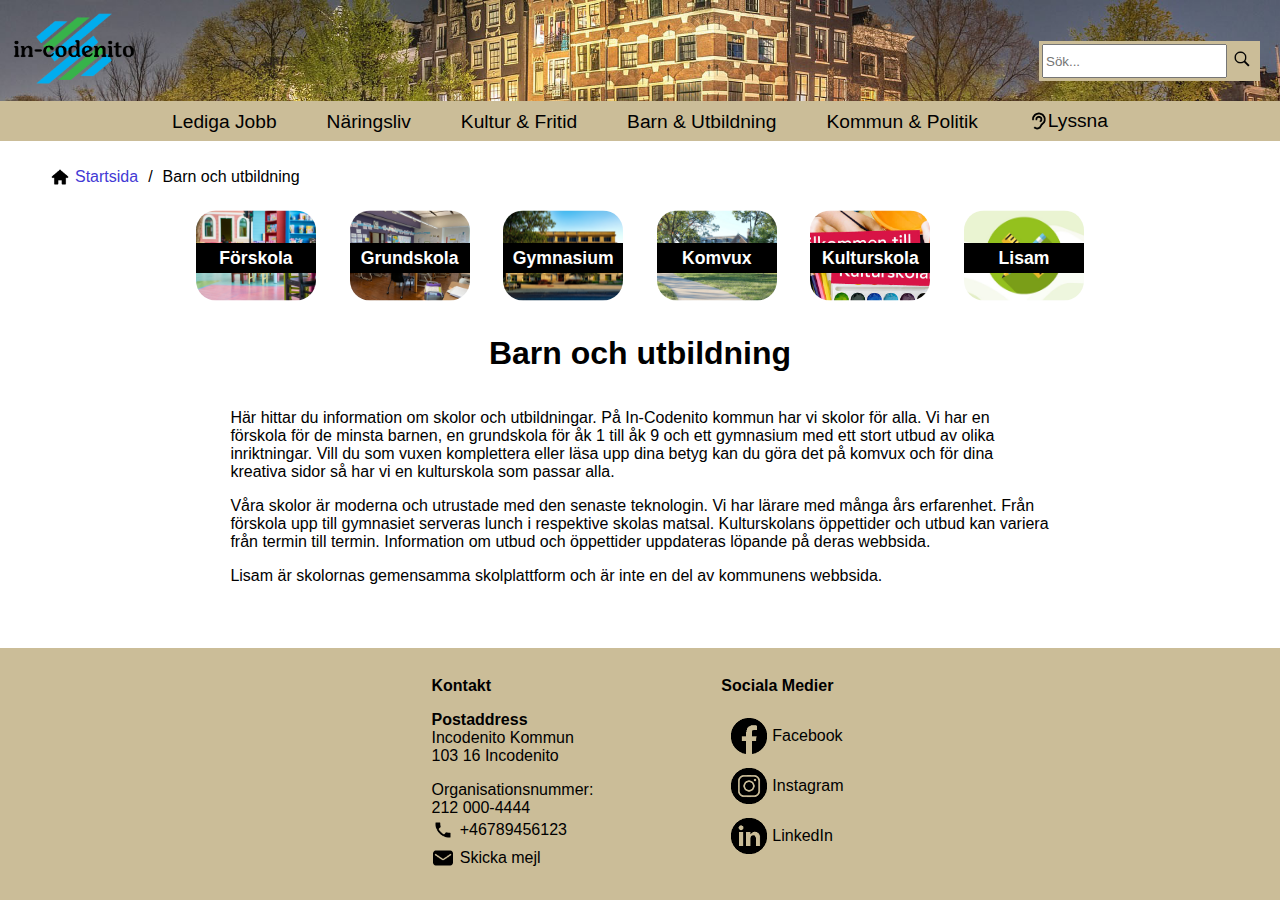
<file: Projekt/Kommunsida/barnochutbildning.html>
<!DOCTYPE html>
<html lang="sv">

<head>
    <meta charset="UTF-8">
    <meta name="viewport" content="width=device-width, initial-scale=1.0">
    <meta name="description" content="In-Codenito Barn och Utbildning"> <!-- Defines meta description of page -->
    <meta name="keywords" content="Utbildning, Skolor, Kultur"> <!-- Defines meta keywords of page -->
    <meta name="author" content="In-Codenito"> <!-- Defines the author of page -->
    <link rel="icon" type="image/ico" href="Images/favicon.ico" sizes="16x16">
    <title> Barn &amp; Utbildning - Incodenito Kommun</title>
    <link rel="stylesheet" href="style.css">
    <link rel="stylesheet" href="barnochutbildning/style.css">
</head>

<body>
    <header>
        <div id="headerTopContainer">
            <a id="logoLink" href="index.html"><img alt="Logo" id="logo" src="Images/logotype.png"></a>
            <div id="searchBar">
                <input type="text" placeholder="Sök...">
                <a href=""><img alt="Sök" class="inlineIcon" src="icons/searchicon.png"></a>
            </div>
        </div>

        <nav>
            <a href=" ledigajobb.html">Lediga Jobb</a>
            <a href="naringsliv.html">Näringsliv</a>
            <a href="kulturochfritid.html">Kultur &amp; Fritid</a>
            <a href="barnochutbildning.html">Barn &amp; Utbildning</a>
            <a href="kommunochpolitik.html">Kommun &amp; Politik</a>
            <a id="lyssnaLink" class="inlineImgLink" href=""><img class="inlineIcon" alt="Lyssna" id="earIcon"
                    src="icons/earicon.png">Lyssna</a>
        </nav>
    </header>

    <main class="mainSkolor">
        <nav class="navOverview">
            <ul>
                <li class="inlineImgLink"><img class="inlineIcon" alt="Hem" src="icons/homeicon.png"><a
                        href="index.html">Startsida</a></li>
                <li>/</li>
                <li>Barn och utbildning</li>
            </ul>
        </nav>

        <section class="skolwrapper">
            <nav class="navskolor">
                <section class="skollank">
                    <section class="navbildcontainer">
                        <a href="barnochutbildning/forskola.html"><img class="navbild"
                                src="barnochutbildning/img/forskola.jpg" alt="Förskola"></a>
                        <section class="navtext">
                            <a href="barnochutbildning/forskola.html">Förskola</a>
                        </section>
                    </section>
                </section>
                <section class="skollank">
                    <section class="navbildcontainer">
                        <a href="barnochutbildning/grundskola.html"><img class="navbild"
                                src="barnochutbildning/img/grundskola.png" alt="Grundskola"></a>
                        <section class="navtext">
                            <a href="barnochutbildning/grundskola.html">Grundskola</a>
                        </section>
                    </section>
                </section>
                <section class="skollank">
                    <section class="navbildcontainer">
                        <a href="barnochutbildning/gymnasie.html"><img class="navbild"
                                src="barnochutbildning/img/gymnasium.jpg" alt="Gymnasium"></a>
                        <section class="navtext">
                            <a href="barnochutbildning/gymnasie.html">Gymnasium</a>
                        </section>
                    </section>
                </section>
                <section class="skollank">
                    <section class="navbildcontainer">
                        <a href="barnochutbildning/komvux.html"><img class="navbild"
                                src="barnochutbildning/img/komvux.jpg" alt="Komvux"></a>
                        <section class="navtext">
                            <a href="barnochutbildning/komvux.html">Komvux</a>
                        </section>
                    </section>
                </section>
                <section class="skollank">
                    <section class="navbildcontainer">
                        <a href="barnochutbildning/kulturskola.html"><img class="navbild"
                                src="barnochutbildning/img/kulturskolan.jpg" alt="Kulturskola"></a>
                        <section class="navtext">
                            <a href="barnochutbildning/kulturskola.html">Kulturskola</a>
                        </section>
                    </section>
                </section>
                <section class="skollank">
                    <section class="navbildcontainer">
                        <a href=""><img class="navbild" src="barnochutbildning/img/portal.jpg" alt="Lisam"></a>
                        <section class="navtext">
                            <a href="">Lisam</a>
                        </section>
                    </section>
                </section>
            </nav>

            <section class="titelSkola">
                <h1 class="barnUtbildning">Barn och utbildning</h1>
            </section>

            <section class="infoSkola" id="skolstartsida">
                <p>
                    Här hittar du information om skolor och utbildningar. På In-Codenito kommun har vi skolor
                    för alla. Vi har en förskola för de minsta barnen, en grundskola för åk 1 till åk 9 och ett
                    gymnasium med ett stort utbud av olika inriktningar. Vill du som vuxen komplettera eller
                    läsa upp dina betyg kan du göra det på komvux och för dina kreativa sidor så har vi en
                    kulturskola som passar alla.
                </p>
                <p>
                    Våra skolor är moderna och utrustade med den senaste teknologin. Vi har lärare med många
                    års erfarenhet. Från förskola upp till gymnasiet serveras lunch i respektive skolas matsal.
                    Kulturskolans öppettider och utbud kan variera från termin till termin. Information om utbud
                    och öppettider uppdateras löpande på deras webbsida.
                </p>
                <p>
                    Lisam är skolornas gemensamma
                    skolplattform och är inte en del av kommunens webbsida.
                </p>
            </section>
        </section>

    </main>

    <footer>
        <div>
            <p class="footerHeading">Kontakt</p>
            <ul>
                <li class="footerSubHeading">Postaddress</li>
                <li>Incodenito Kommun</li>
                <li>103 16 Incodenito</li>
            </ul>
            <ul>
                <li>Organisationsnummer:</li>
                <li>212 000-4444</li>
                <li class="footerIconLink"><img class="footerIcon" alt="Ring" src="icons/phoneicon.png"><a
                        class="footerLinks" href="tel:XXXXXXXXXX">+46789456123</a></li>
                <li class="footerIconLink"><img class="footerIcon" alt="Maila" src="icons/mailicon.png"> <a
                        class="footerLinks" href="mailto:system@incodenitokommun.se">Skicka
                        mejl</a></li>
            </ul>
        </div>
        <div>
            <ul>
                <li>
                    <p class="footerHeading">Sociala Medier</p>
                </li>
                <li class="footerIconLink"><a class="footerLinks" href=""><img class="footerSocialIcon" alt="Facebook"
                            src="icons/facebookicon.png">Facebook</a></li>
                <li class="footerIconLink"><a class="footerLinks" href=""><img class="footerSocialIcon" alt="Instagram"
                            src="icons/instagramicon.png">Instagram</a></li>
                <li class="footerIconLink"><a class="footerLinks" href=""><img class="footerSocialIcon" alt="LinkedIn"
                            src="icons/linkedinicon.png">LinkedIn</a></li>
            </ul>
        </div>

        <!--Skrolla upp till toppen knapp-->
        <button type="button" onclick="topFunction()" id="myBtn" title="Go to top">&uArr;</button>
        <script>
            // Get the button
            let mybutton = document.getElementById("myBtn");

            // When the user scrolls down 20px from the top of the document, show the button
            window.onscroll = function () { scrollFunction() };

            function scrollFunction() {
                if (document.body.scrollTop > 20 || document.documentElement.scrollTop > 20) {
                    mybutton.style.display = "block";
                } else {
                    mybutton.style.display = "none";
                }
            }

            // When the user clicks on the button, scroll to the top of the document
            function topFunction() {
                document.body.scrollTop = 0;
                document.documentElement.scrollTop = 0;
            }
        </script>
        <!---->
    </footer>
</body>

</html>
</file>
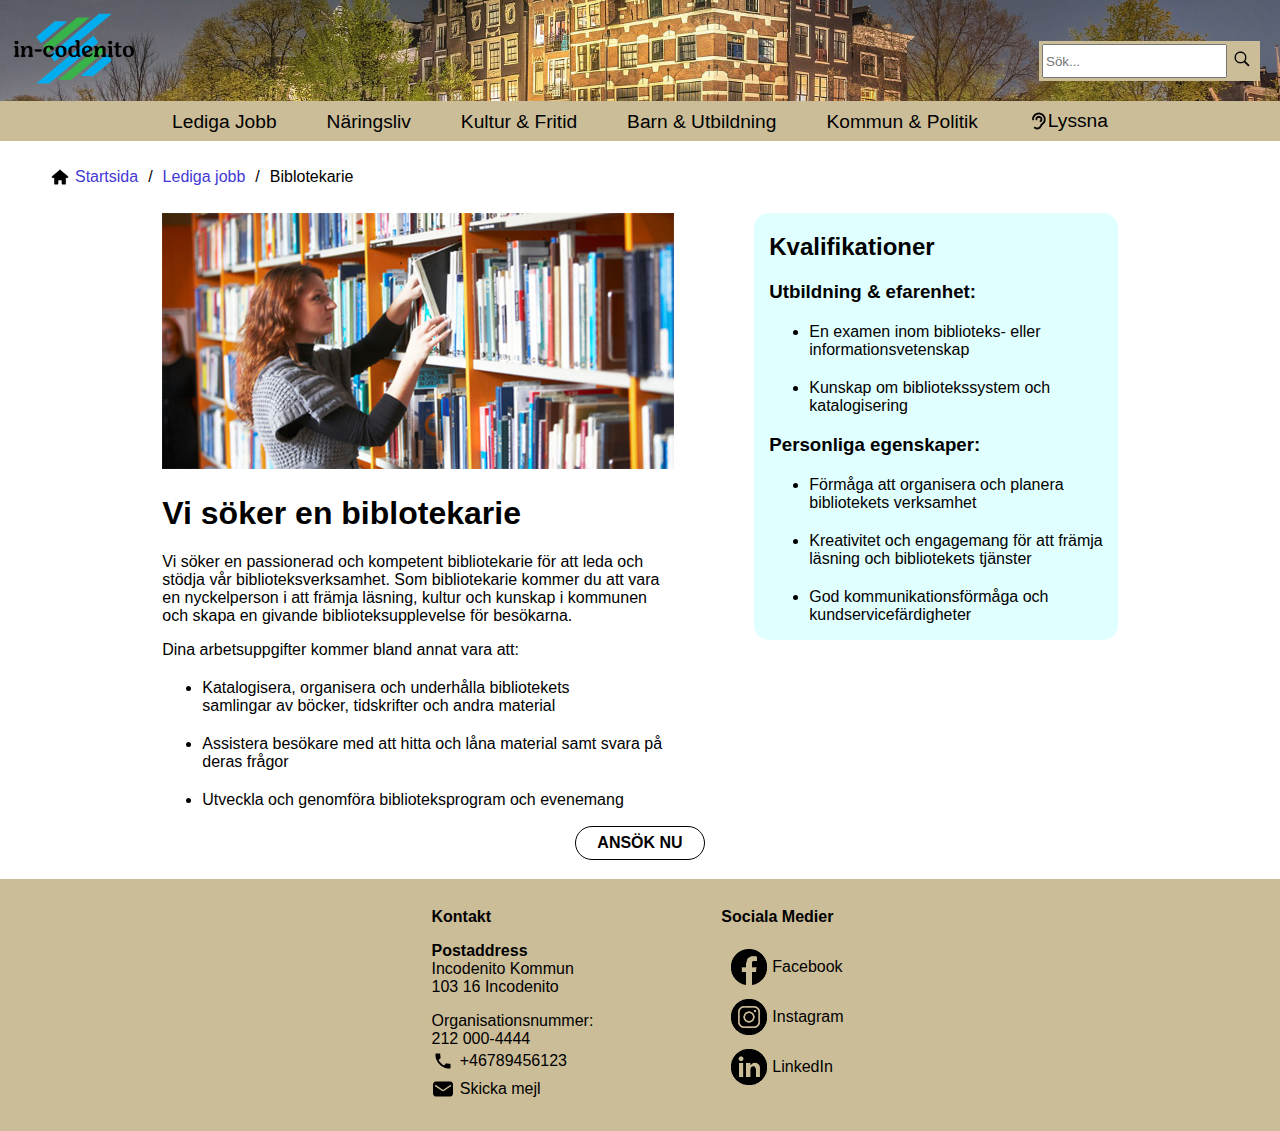
<file: Projekt/Kommunsida/biblotekarie-ledigajobb.html>
<!DOCTYPE html>
<html lang="sv">

<head>
    <meta charset="UTF-8">
    <meta name="viewport" content="width=device-width, initial-scale=1.0">
    <meta name="description" content="Sök jobbet som bibliotekarie idag i In-Codenito kommun">
    <!-- Defines meta description of page -->
    <meta name="keywords" content="Bibliotekarie, lediga jobb"> <!-- Defines meta keywords of page -->
    <meta name="author" content="In-Codenito"> <!-- Defines the author of page -->
    <link rel="icon" type="image/ico" href="Images/favicon.ico" sizes="16x16">
    <title>Biblotekarie - Incodenito Kommun</title>
    <link rel="stylesheet" href="style.css">
</head>

<body>
    <header>
        <div id="headerTopContainer">
            <a id="logoLink" href="index.html"><img alt="Logo" id="logo" src="Images/logotype.png"></a>
            <div id="searchBar">
                <input type="text" placeholder="Sök...">
                <a href=""><img alt="Sök" class="inlineIcon" src="icons/searchicon.png"></a>
            </div>
        </div>

        <nav>
            <a href=" ledigajobb.html">Lediga Jobb</a>
            <a href="naringsliv.html">Näringsliv</a>
            <a href="kulturochfritid.html">Kultur &amp; Fritid</a>
            <a href="barnochutbildning.html">Barn &amp; Utbildning</a>
            <a href="kommunochpolitik.html">Kommun &amp; Politik</a>
            <a id="lyssnaLink" class="inlineImgLink" href=""><img class="inlineIcon" alt="Lyssna" id="earIcon"
                    src="icons/earicon.png">Lyssna</a>
        </nav>
    </header>

    <main>
        <nav class="navOverview">
            <ul>
                <li class="inlineImgLink"><img class="inlineIcon" src="icons/homeicon.png" alt="hem-icon"><a
                        href="index.html">Startsida</a></li>
                <li>/</li>
                <li><a href="ledigajobb.html">Lediga jobb</a></li>
                <li>/</li>
                <li>Biblotekarie</li>
            </ul>
        </nav>

        <div id="job-info-flex-container"> <!--Flex container for the content parts of the page-->
            <article id="job-article"> <!--Information about the job-->
                <img src="Images/ledigajobb-biblotekarie.jpg" alt="En biblotekarie i tjänst">
                <h1>Vi söker en biblotekarie</h1>
                <p>
                    Vi söker en passionerad och kompetent bibliotekarie för att leda och stödja
                    vår biblioteksverksamhet. Som bibliotekarie kommer du att vara en nyckelperson
                    i att främja läsning, kultur och kunskap i kommunen och skapa en givande
                    biblioteksupplevelse för besökarna.
                </P>
                <P>
                    Dina arbetsuppgifter kommer bland annat vara att:
                <ul class="job-article-list">
                    <li>Katalogisera, organisera och underhålla bibliotekets <br>samlingar av böcker, tidskrifter och
                        andra material</li>
                    <li>Assistera besökare med att hitta och låna material samt svara på deras frågor</li>
                    <li>Utveckla och genomföra biblioteksprogram och evenemang</li>
                </ul>
                </p>
            </article>

            <aside id="job-qualifications"> <!--Qualifications listed-->
                <h2>Kvalifikationer</h2>
                <h3>Utbildning & efarenhet:</h3>
                <ul class="job-article-list">
                    <li>En examen inom biblioteks- eller <br>informationsvetenskap</li>
                    <li>Kunskap om bibliotekssystem och <br>katalogisering</li>
                </ul>
                <h3>Personliga egenskaper:</h3>
                <ul class="job-article-list">
                    <li>Förmåga att organisera och planera <br>bibliotekets verksamhet</li>
                    <li>Kreativitet och engagemang för att främja <br>läsning och bibliotekets tjänster</li>
                    <li>God kommunikationsförmåga och <br>kundservicefärdigheter</li>
                </ul>
            </aside>
        </div>

        <a href="ledigajobb.html#application-form" class="job-button"><b class="text-in-job-button">ANSÖK NU</b></a>
        <br>

    </main>


    <footer>
        <div>
            <p class="footerHeading">Kontakt</p>
            <ul>
                <li class="footerSubHeading">Postaddress</li>
                <li>Incodenito Kommun</li>
                <li>103 16 Incodenito</li>
            </ul>
            <ul>
                <li>Organisationsnummer:</li>
                <li>212 000-4444</li>
                <li class="footerIconLink"><img class="footerIcon" alt="Ring" src="icons/phoneicon.png"><a
                        class="footerLinks" href="tel:XXXXXXXXXX">+46789456123</a></li>
                <li class="footerIconLink"><img class="footerIcon" alt="Maila" src="icons/mailicon.png"> <a
                        class="footerLinks" href="mailto:system@incodenitokommun.se">Skicka
                        mejl</a></li>
            </ul>
        </div>
        <div>
            <ul>
                <li>
                    <p class="footerHeading">Sociala Medier</p>
                </li>
                <li class="footerIconLink"><a class="footerLinks" href=""><img class="footerSocialIcon" alt="Facebook"
                            src="icons/facebookicon.png">Facebook</a></li>
                <li class="footerIconLink"><a class="footerLinks" href=""><img class="footerSocialIcon" alt="Instagram"
                            src="icons/instagramicon.png">Instagram</a></li>
                <li class="footerIconLink"><a class="footerLinks" href=""><img class="footerSocialIcon" alt="LinkedIn"
                            src="icons/linkedinicon.png">LinkedIn</a></li>
            </ul>
        </div>

        <!--Skrolla upp till toppen knapp-->
        <button type="button" onclick="topFunction()" id="myBtn" title="Go to top">&uArr;</button>
        <script>
            // Get the button
            let mybutton = document.getElementById("myBtn");

            // When the user scrolls down 20px from the top of the document, show the button
            window.onscroll = function () { scrollFunction() };

            function scrollFunction() {
                if (document.body.scrollTop > 20 || document.documentElement.scrollTop > 20) {
                    mybutton.style.display = "block";
                } else {
                    mybutton.style.display = "none";
                }
            }

            // When the user clicks on the button, scroll to the top of the document
            function topFunction() {
                document.body.scrollTop = 0;
                document.documentElement.scrollTop = 0;
            }
        </script>
        <!---->
    </footer>
</body>
</file>
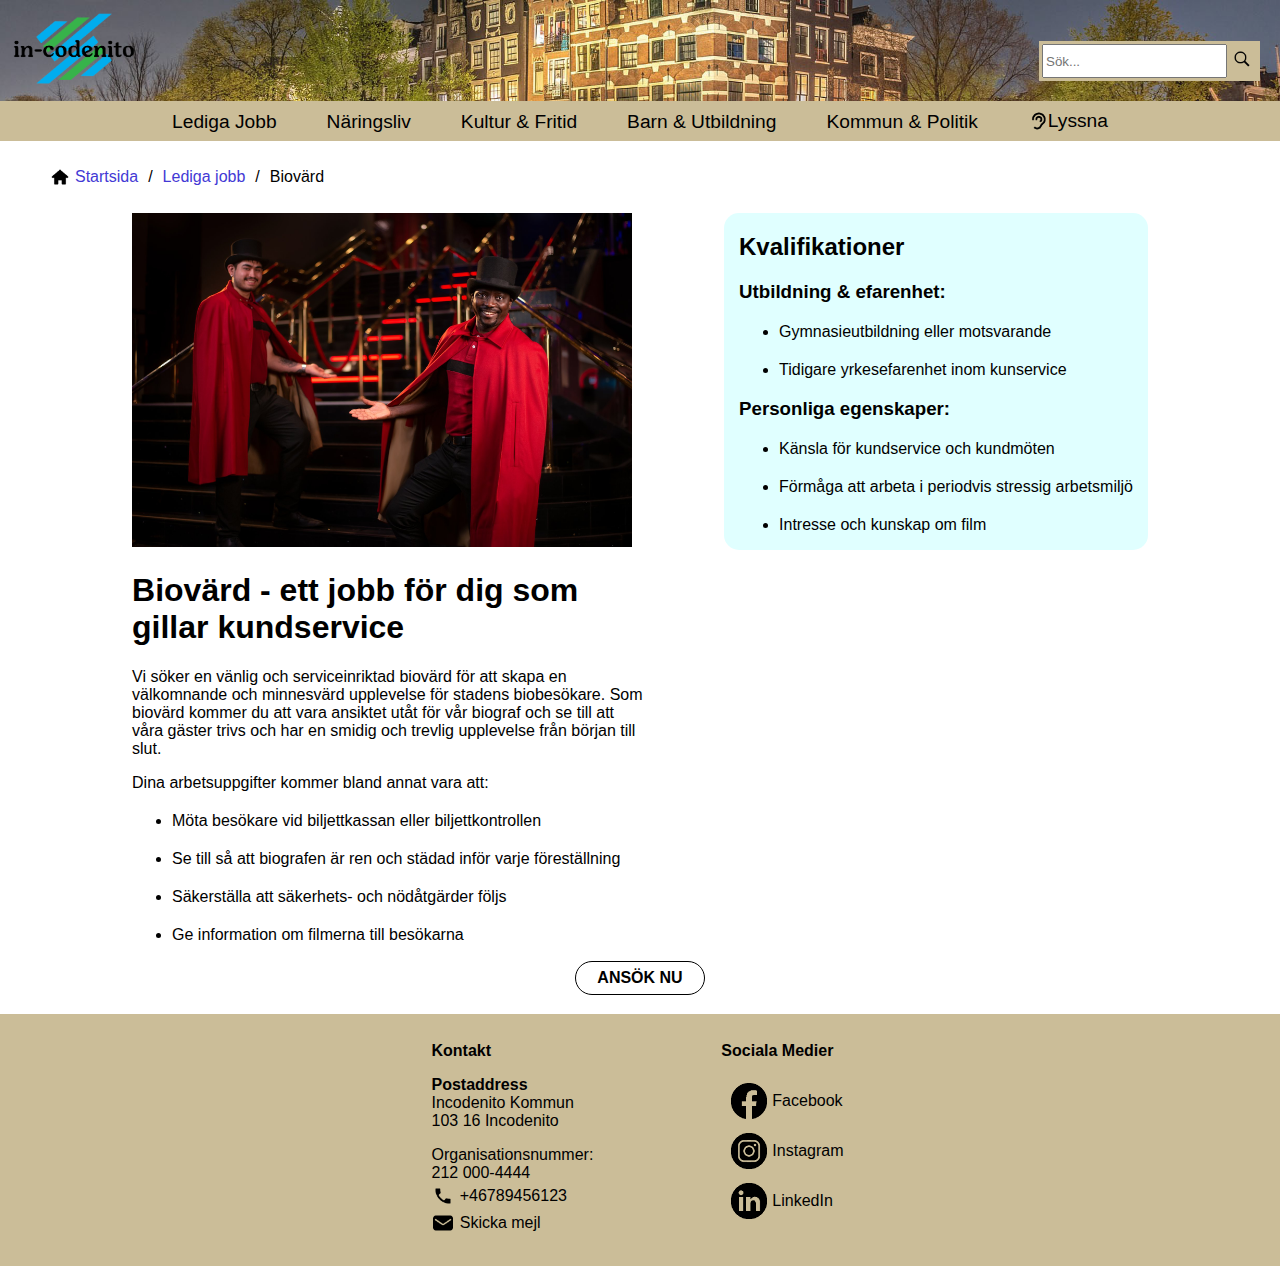
<file: Projekt/Kommunsida/biovärd-ledigajobb.html>
<!DOCTYPE html>
<html lang="sv">

<head>
    <meta charset="UTF-8">
    <meta name="viewport" content="width=device-width, initial-scale=1.0">
    <meta name="description" content="Sök jobbet som biovärd idag i In-Codenito kommun">
    <!-- Defines meta description of page -->
    <meta name="keywords" content="Biovärd, lediga jobb"> <!-- Defines meta keywords of page -->
    <meta name="author" content="In-Codenito"> <!-- Defines the author of page -->
    <link rel="icon" type="image/ico" href="Images/favicon.ico" sizes="16x16">
    <title>Biovärd - Incodenito Kommun</title>
    <link rel="stylesheet" href="style.css">
</head>

<body>
    <header>
        <div id="headerTopContainer">
            <a id="logoLink" href="index.html"><img alt="Logo" id="logo" src="Images/logotype.png"></a>
            <div id="searchBar">
                <input type="text" placeholder="Sök...">
                <a href=""><img alt="Sök" class="inlineIcon" src="icons/searchicon.png"></a>
            </div>
        </div>

        <nav>
            <a href=" ledigajobb.html">Lediga Jobb</a>
            <a href="naringsliv.html">Näringsliv</a>
            <a href="kulturochfritid.html">Kultur &amp; Fritid</a>
            <a href="barnochutbildning.html">Barn &amp; Utbildning</a>
            <a href="kommunochpolitik.html">Kommun &amp; Politik</a>
            <a id="lyssnaLink" class="inlineImgLink" href=""><img class="inlineIcon" alt="Lyssna" id="earIcon"
                    src="icons/earicon.png">Lyssna</a>
        </nav>
    </header>

    <main>
        <nav class="navOverview">
            <ul>
                <li class="inlineImgLink"><img class="inlineIcon" src="icons/homeicon.png"><a
                        href="index.html">Startsida</a></li>
                <li>/</li>
                <li><a href="ledigajobb.html">Lediga jobb</a></li>
                <li>/</li>
                <li>Biovärd</li>
            </ul>
        </nav>

        <div id="job-info-flex-container"> <!--Flex container for the content parts of the page-->
            <article id="job-article"> <!--Information about the job-->
                <img src="Images/ledigajobb-biovärd hel.jpg" alt="En biovärd i tjänst" style="max-width: 500px;">
                <h1>Biovärd - ett jobb för dig som gillar kundservice</h1>
                <p>
                    Vi söker en vänlig och serviceinriktad biovärd för att skapa en välkomnande och minnesvärd
                    upplevelse
                    för stadens biobesökare. Som biovärd kommer du att vara ansiktet utåt för vår biograf och se till
                    att våra
                    gäster trivs och har en smidig och trevlig upplevelse från början till slut.
                </p>
                <p>
                    Dina arbetsuppgifter kommer bland annat vara att:
                <ul class="job-article-list">
                    <li>Möta besökare vid biljettkassan eller biljettkontrollen</li>
                    <li>Se till så att biografen är ren och städad inför varje föreställning</li>
                    <li>Säkerställa att säkerhets- och nödåtgärder följs</li>
                    <li>Ge information om filmerna till besökarna</li>
                </ul>
                </p>
            </article>

            <aside id="job-qualifications"> <!--Qualifications listed-->
                <h2>Kvalifikationer</h2>
                <h3>Utbildning & efarenhet:</h3>
                <ul class="job-article-list">
                    <li>Gymnasieutbildning eller motsvarande</li>
                    <li>Tidigare yrkesefarenhet inom kunservice</li>
                </ul>
                <h3>Personliga egenskaper:</h3>
                <ul class="job-article-list">
                    <li>Känsla för kundservice och kundmöten</li>
                    <li>Förmåga att arbeta i periodvis stressig arbetsmiljö</li>
                    <li>Intresse och kunskap om film</li>

                </ul>
            </aside>
        </div>

        <a href="ledigajobb.html#application-form" class="job-button"><b class="text-in-job-button">ANSÖK NU</b></a>
        <br>

    </main>

    <footer>
        <div>
            <p class="footerHeading">Kontakt</p>
            <ul>
                <li class="footerSubHeading">Postaddress</li>
                <li>Incodenito Kommun</li>
                <li>103 16 Incodenito</li>
            </ul>
            <ul>
                <li>Organisationsnummer:</li>
                <li>212 000-4444</li>
                <li class="footerIconLink"><img class="footerIcon" alt="Ring" src="icons/phoneicon.png"><a
                        class="footerLinks" href="tel:XXXXXXXXXX">+46789456123</a></li>
                <li class="footerIconLink"><img class="footerIcon" alt="Maila" src="icons/mailicon.png"> <a
                        class="footerLinks" href="mailto:system@incodenitokommun.se">Skicka
                        mejl</a></li>
            </ul>
        </div>
        <div>
            <ul>
                <li>
                    <p class="footerHeading">Sociala Medier</p>
                </li>
                <li class="footerIconLink"><a class="footerLinks" href=""><img class="footerSocialIcon" alt="Facebook"
                            src="icons/facebookicon.png">Facebook</a></li>
                <li class="footerIconLink"><a class="footerLinks" href=""><img class="footerSocialIcon" alt="Instagram"
                            src="icons/instagramicon.png">Instagram</a></li>
                <li class="footerIconLink"><a class="footerLinks" href=""><img class="footerSocialIcon" alt="LinkedIn"
                            src="icons/linkedinicon.png">LinkedIn</a></li>
            </ul>
        </div>

        <!--Skrolla upp till toppen knapp-->
        <button type="button" onclick="topFunction()" id="myBtn" title="Go to top">&uArr;</button>
        <script>
            // Get the button
            let mybutton = document.getElementById("myBtn");

            // When the user scrolls down 20px from the top of the document, show the button
            window.onscroll = function () { scrollFunction() };

            function scrollFunction() {
                if (document.body.scrollTop > 20 || document.documentElement.scrollTop > 20) {
                    mybutton.style.display = "block";
                } else {
                    mybutton.style.display = "none";
                }
            }

            // When the user clicks on the button, scroll to the top of the document
            function topFunction() {
                document.body.scrollTop = 0;
                document.documentElement.scrollTop = 0;
            }
        </script>
        <!---->
    </footer>
</body>
</file>
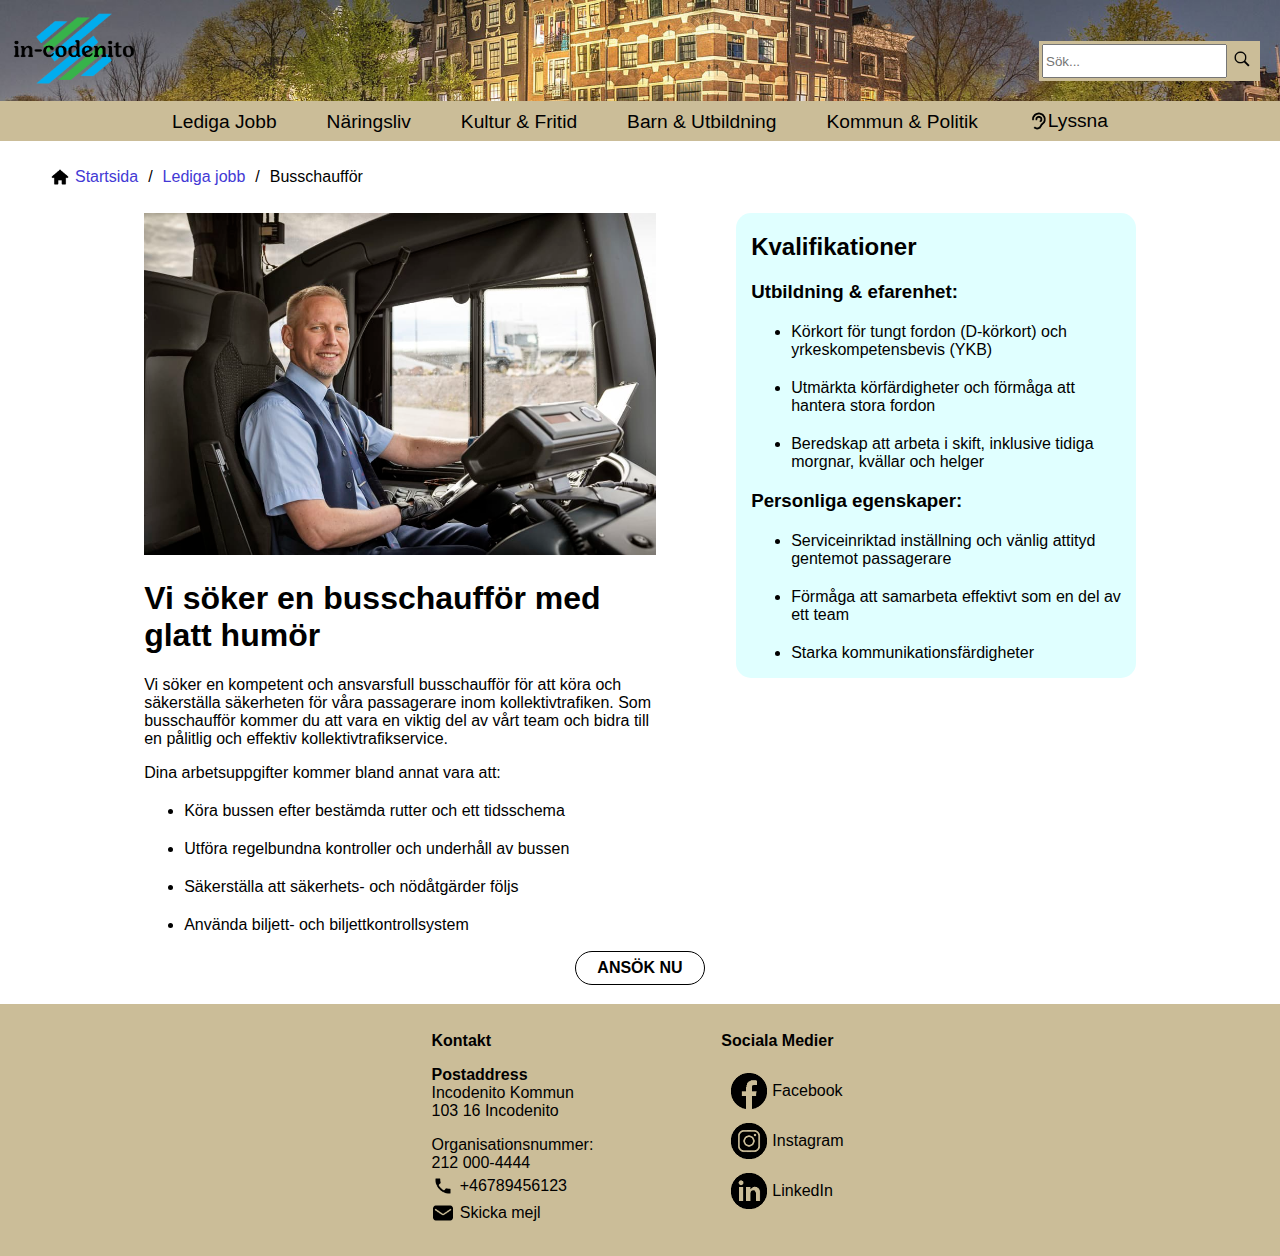
<file: Projekt/Kommunsida/busschaufför-ledigajobb.html>
<!DOCTYPE html>
<html lang="sv">

<head>
    <meta charset="UTF-8">
    <meta name="viewport" content="width=device-width, initial-scale=1.0">
    <meta name="description" content="Sök jobbet som busschaufför idag i In-Codenito kommun">
    <!-- Defines meta description of page -->
    <meta name="keywords" content="Busschaufför, lediga jobb"> <!-- Defines meta keywords of page -->
    <meta name="author" content="In-Codenito"> <!-- Defines the author of page -->
    <link rel="icon" type="image/ico" href="Images/favicon.ico" sizes="16x16">
    <title>Busschaufför - Incodenito Kommun</title>
    <link rel="stylesheet" href="style.css">
</head>

<body>
    <header>
        <div id="headerTopContainer">
            <a id="logoLink" href="index.html"><img alt="Logo" id="logo" src="Images/logotype.png"></a>
            <div id="searchBar">
                <input type="text" placeholder="Sök...">
                <a href=""><img alt="Sök" class="inlineIcon" src="icons/searchicon.png"></a>
            </div>
        </div>

        <nav>
            <a href=" ledigajobb.html">Lediga Jobb</a>
            <a href="naringsliv.html">Näringsliv</a>
            <a href="kulturochfritid.html">Kultur &amp; Fritid</a>
            <a href="barnochutbildning.html">Barn &amp; Utbildning</a>
            <a href="kommunochpolitik.html">Kommun &amp; Politik</a>
            <a id="lyssnaLink" class="inlineImgLink" href=""><img class="inlineIcon" alt="Lyssna" id="earIcon"
                    src="icons/earicon.png">Lyssna</a>
        </nav>
    </header>

    <main>
        <nav class="navOverview">
            <ul>
                <li class="inlineImgLink"><img class="inlineIcon" src="icons/homeicon.png"><a
                        href="index.html">Startsida</a></li>
                <li>/</li>
                <li><a href="ledigajobb.html">Lediga jobb</a></li>
                <li>/</li>
                <li>Busschaufför</li>
            </ul>
        </nav>

        <div id="job-info-flex-container"> <!--Flex container for the content parts of the page-->
            <article id="job-article"> <!--Information about the job-->
                <img src="Images/ledigajobb-busschaufför.jpg" alt="En busschaufför i tjänst">
                <h1>Vi söker en busschaufför med glatt humör</h1>
                <p>
                    Vi söker en kompetent och ansvarsfull busschaufför för att köra och säkerställa
                    säkerheten för våra passagerare inom kollektivtrafiken. Som busschaufför kommer
                    du att vara en viktig del av vårt team och bidra till en pålitlig och effektiv
                    kollektivtrafikservice.
                </P>
                <P>
                    Dina arbetsuppgifter kommer bland annat vara att:
                <ul class="job-article-list">
                    <li>Köra bussen efter bestämda rutter och ett tidsschema</li>
                    <li>Utföra regelbundna kontroller och underhåll av bussen</li>
                    <li>Säkerställa att säkerhets- och nödåtgärder följs</li>
                    <li>Använda biljett- och biljettkontrollsystem</li>
                </ul>
                </p>
            </article>

            <aside id="job-qualifications"> <!--Qualifications listed-->
                <h2>Kvalifikationer</h2>
                <h3>Utbildning & efarenhet:</h3>
                <ul class="job-article-list">
                    <li>Körkort för tungt fordon (D-körkort) och <br>yrkeskompetensbevis (YKB)</li>
                    <li>Utmärkta körfärdigheter och förmåga att <br>hantera stora fordon</li>
                    <li>Beredskap att arbeta i skift, inklusive tidiga <br>morgnar, kvällar och helger</li>
                </ul>
                <h3>Personliga egenskaper:</h3>
                <ul class="job-article-list">
                    <li>Serviceinriktad inställning och vänlig attityd <br>gentemot passagerare</li>
                    <li>Förmåga att samarbeta effektivt som en del av <br>ett team</li>
                    <li>Starka kommunikationsfärdigheter</li>
                </ul>
            </aside>
        </div>

        <a href="ledigajobb.html#application-form" class="job-button"><b class="text-in-job-button">ANSÖK NU</b></a>
        <br>

    </main>


    <footer>
        <div>
            <p class="footerHeading">Kontakt</p>
            <ul>
                <li class="footerSubHeading">Postaddress</li>
                <li>Incodenito Kommun</li>
                <li>103 16 Incodenito</li>
            </ul>
            <ul>
                <li>Organisationsnummer:</li>
                <li>212 000-4444</li>
                <li class="footerIconLink"><img class="footerIcon" alt="Ring" src="icons/phoneicon.png"><a
                        class="footerLinks" href="tel:XXXXXXXXXX">+46789456123</a></li>
                <li class="footerIconLink"><img class="footerIcon" alt="Maila" src="icons/mailicon.png"> <a
                        class="footerLinks" href="mailto:system@incodenitokommun.se">Skicka
                        mejl</a></li>
            </ul>
        </div>
        <div>
            <ul>
                <li>
                    <p class="footerHeading">Sociala Medier</p>
                </li>
                <li class="footerIconLink"><a class="footerLinks" href=""><img class="footerSocialIcon" alt="Facebook"
                            src="icons/facebookicon.png">Facebook</a></li>
                <li class="footerIconLink"><a class="footerLinks" href=""><img class="footerSocialIcon" alt="Instagram"
                            src="icons/instagramicon.png">Instagram</a></li>
                <li class="footerIconLink"><a class="footerLinks" href=""><img class="footerSocialIcon" alt="LinkedIn"
                            src="icons/linkedinicon.png">LinkedIn</a></li>
            </ul>
        </div>

        <!--Skrolla upp till toppen knapp-->
        <button type="button" onclick="topFunction()" id="myBtn" title="Go to top">&uArr;</button>
        <script>
            // Get the button
            let mybutton = document.getElementById("myBtn");

            // When the user scrolls down 20px from the top of the document, show the button
            window.onscroll = function () { scrollFunction() };

            function scrollFunction() {
                if (document.body.scrollTop > 20 || document.documentElement.scrollTop > 20) {
                    mybutton.style.display = "block";
                } else {
                    mybutton.style.display = "none";
                }
            }

            // When the user clicks on the button, scroll to the top of the document
            function topFunction() {
                document.body.scrollTop = 0;
                document.documentElement.scrollTop = 0;
            }
        </script>
        <!---->
    </footer>
</body>

</html>
</file>
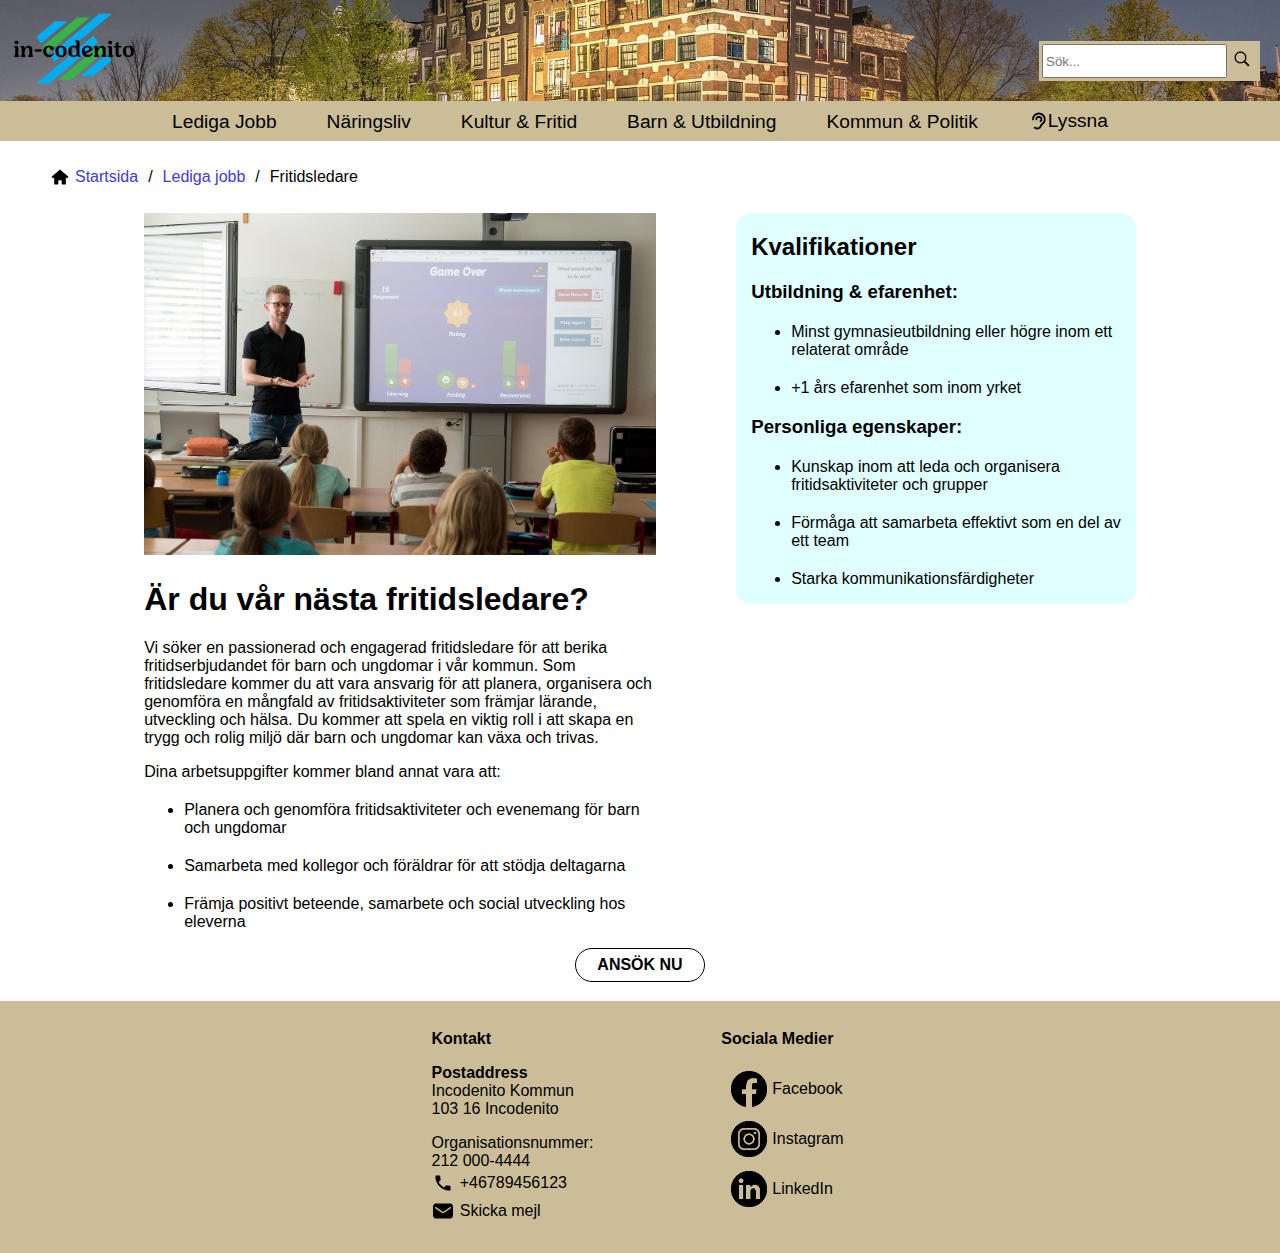
<file: Projekt/Kommunsida/fritidsledare-ledigajobb.html>
<!DOCTYPE html>
<html lang="sv">

<head>
    <meta charset="UTF-8">
    <meta name="viewport" content="width=device-width, initial-scale=1.0">
    <meta name="description" content="Sök jobbet som fritidsledare idag i In-Codenito kommun">
    <!-- Defines meta description of page -->
    <meta name="keywords" content="Fritidsledare, lediga jobb"> <!-- Defines meta keywords of page -->
    <meta name="author" content="In-Codenito"> <!-- Defines the author of page -->
    <link rel="icon" type="image/ico" href="Images/favicon.ico" sizes="16x16">
    <title>Fritidsledare - Incodenito Kommun</title>
    <link rel="stylesheet" href="style.css">
</head>

<body>
    <header>
        <div id="headerTopContainer">
            <a id="logoLink" href="index.html"><img alt="Logo" id="logo" src="Images/logotype.png"></a>
            <div id="searchBar">
                <input type="text" placeholder="Sök...">
                <a href=""><img alt="Sök" class="inlineIcon" src="icons/searchicon.png"></a>
            </div>
        </div>

        <nav>
            <a href=" ledigajobb.html">Lediga Jobb</a>
            <a href="naringsliv.html">Näringsliv</a>
            <a href="kulturochfritid.html">Kultur &amp; Fritid</a>
            <a href="barnochutbildning.html">Barn &amp; Utbildning</a>
            <a href="kommunochpolitik.html">Kommun &amp; Politik</a>
            <a id="lyssnaLink" class="inlineImgLink" href=""><img class="inlineIcon" alt="Lyssna" id="earIcon"
                    src="icons/earicon.png">Lyssna</a>
        </nav>
    </header>

    <main>
        <nav class="navOverview">
            <ul>
                <li class="inlineImgLink"><img class="inlineIcon" src="icons/homeicon.png"><a
                        href="index.html">Startsida</a></li>
                <li>/</li>
                <li><a href="ledigajobb.html">Lediga jobb</a></li>
                <li>/</li>
                <li>Fritidsledare</li>
            </ul>
        </nav>

        <div id="job-info-flex-container"> <!--Flex container for the content parts of the page-->
            <article id="job-article"> <!--Information about the job-->
                <img src="Images/ledigajobb-lärare.jpg" alt="En fritidsledare i tjänst">
                <h1>Är du vår nästa fritidsledare?</h1>
                <p>
                    Vi söker en passionerad och engagerad fritidsledare för att berika
                    fritidserbjudandet för barn och ungdomar i vår kommun. Som fritidsledare
                    kommer du att vara ansvarig för att planera, organisera och genomföra en
                    mångfald av fritidsaktiviteter som främjar lärande, utveckling och hälsa.
                    Du kommer att spela en viktig roll i att skapa en trygg och rolig miljö där
                    barn och ungdomar kan växa och trivas.
                </p>
                <p>
                    Dina arbetsuppgifter kommer bland annat vara att:
                <ul class="job-article-list">
                    <li>Planera och genomföra fritidsaktiviteter och evenemang för barn och ungdomar</li>
                    <li>Samarbeta med kollegor och föräldrar för att stödja deltagarna</li>
                    <li>Främja positivt beteende, samarbete och social utveckling hos eleverna</li>
                </ul>
                </p>
            </article>

            <aside id="job-qualifications"> <!--Qualifications listed-->
                <h2>Kvalifikationer</h2>
                <h3>Utbildning & efarenhet:</h3>
                <ul class="job-article-list">
                    <li>Minst gymnasieutbildning eller högre inom ett <br>relaterat område</li>
                    <li>+1 års efarenhet som inom yrket</li>
                </ul>
                <h3>Personliga egenskaper:</h3>
                <ul class="job-article-list">
                    <li>Kunskap inom att leda och organisera <br>fritidsaktiviteter och grupper</li>
                    <li>Förmåga att samarbeta effektivt som en del av <br>ett team</li>
                    <li>Starka kommunikationsfärdigheter</li>
                </ul>
            </aside>
        </div>

        <a href="ledigajobb.html#application-form" class="job-button"><b class="text-in-job-button">ANSÖK NU</b></a>
        <br>

    </main>

    <footer>
        <div>
            <p class="footerHeading">Kontakt</p>
            <ul>
                <li class="footerSubHeading">Postaddress</li>
                <li>Incodenito Kommun</li>
                <li>103 16 Incodenito</li>
            </ul>
            <ul>
                <li>Organisationsnummer:</li>
                <li>212 000-4444</li>
                <li class="footerIconLink"><img class="footerIcon" alt="Ring" src="icons/phoneicon.png"><a
                        class="footerLinks" href="tel:XXXXXXXXXX">+46789456123</a></li>
                <li class="footerIconLink"><img class="footerIcon" alt="Maila" src="icons/mailicon.png"> <a
                        class="footerLinks" href="mailto:system@incodenitokommun.se">Skicka
                        mejl</a></li>
            </ul>
        </div>
        <div>
            <ul>
                <li>
                    <p class="footerHeading">Sociala Medier</p>
                </li>
                <li class="footerIconLink"><a class="footerLinks" href=""><img class="footerSocialIcon" alt="Facebook"
                            src="icons/facebookicon.png">Facebook</a></li>
                <li class="footerIconLink"><a class="footerLinks" href=""><img class="footerSocialIcon" alt="Instagram"
                            src="icons/instagramicon.png">Instagram</a></li>
                <li class="footerIconLink"><a class="footerLinks" href=""><img class="footerSocialIcon" alt="LinkedIn"
                            src="icons/linkedinicon.png">LinkedIn</a></li>
            </ul>
        </div>

        <!--Skrolla upp till toppen knapp-->
        <button type="button" onclick="topFunction()" id="myBtn" title="Go to top">&uArr;</button>
        <script>
            // Get the button
            let mybutton = document.getElementById("myBtn");

            // When the user scrolls down 20px from the top of the document, show the button
            window.onscroll = function () { scrollFunction() };

            function scrollFunction() {
                if (document.body.scrollTop > 20 || document.documentElement.scrollTop > 20) {
                    mybutton.style.display = "block";
                } else {
                    mybutton.style.display = "none";
                }
            }

            // When the user clicks on the button, scroll to the top of the document
            function topFunction() {
                document.body.scrollTop = 0;
                document.documentElement.scrollTop = 0;
            }
        </script>
        <!---->
    </footer>
</body>
</file>
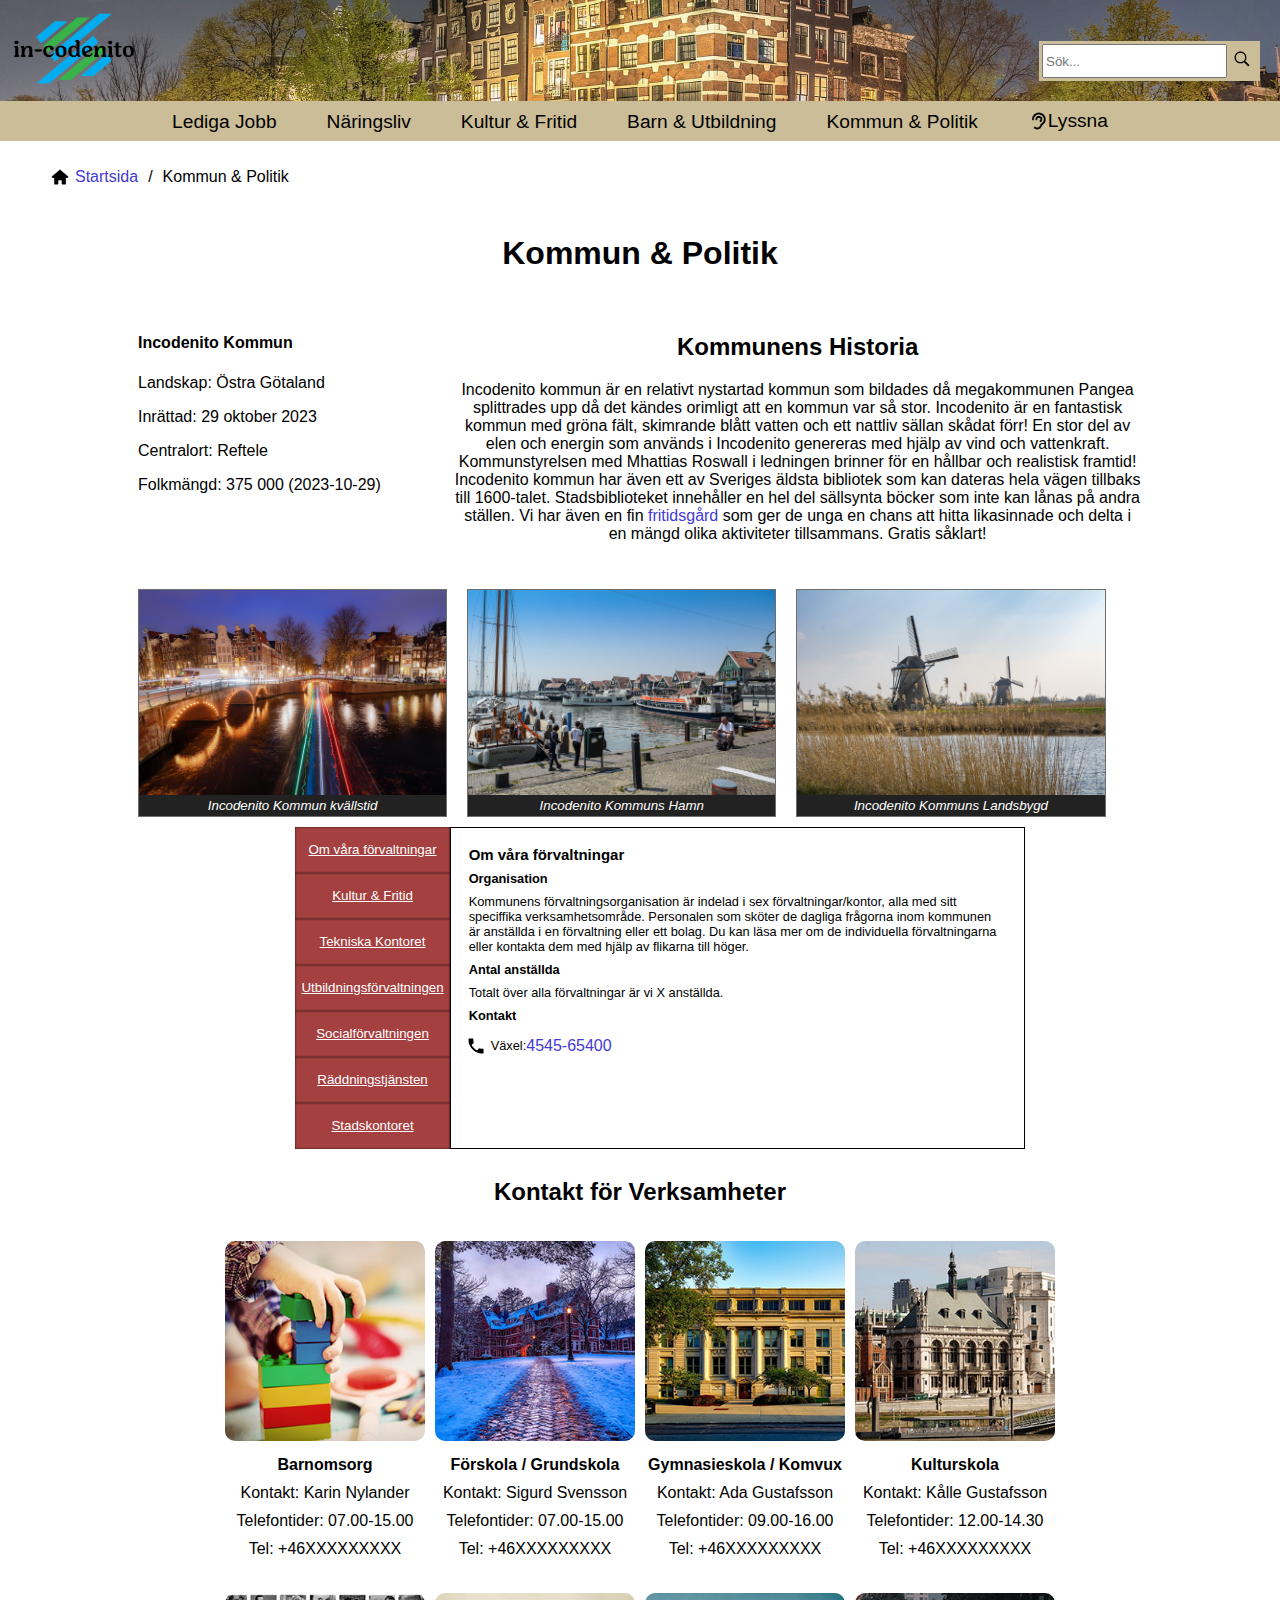
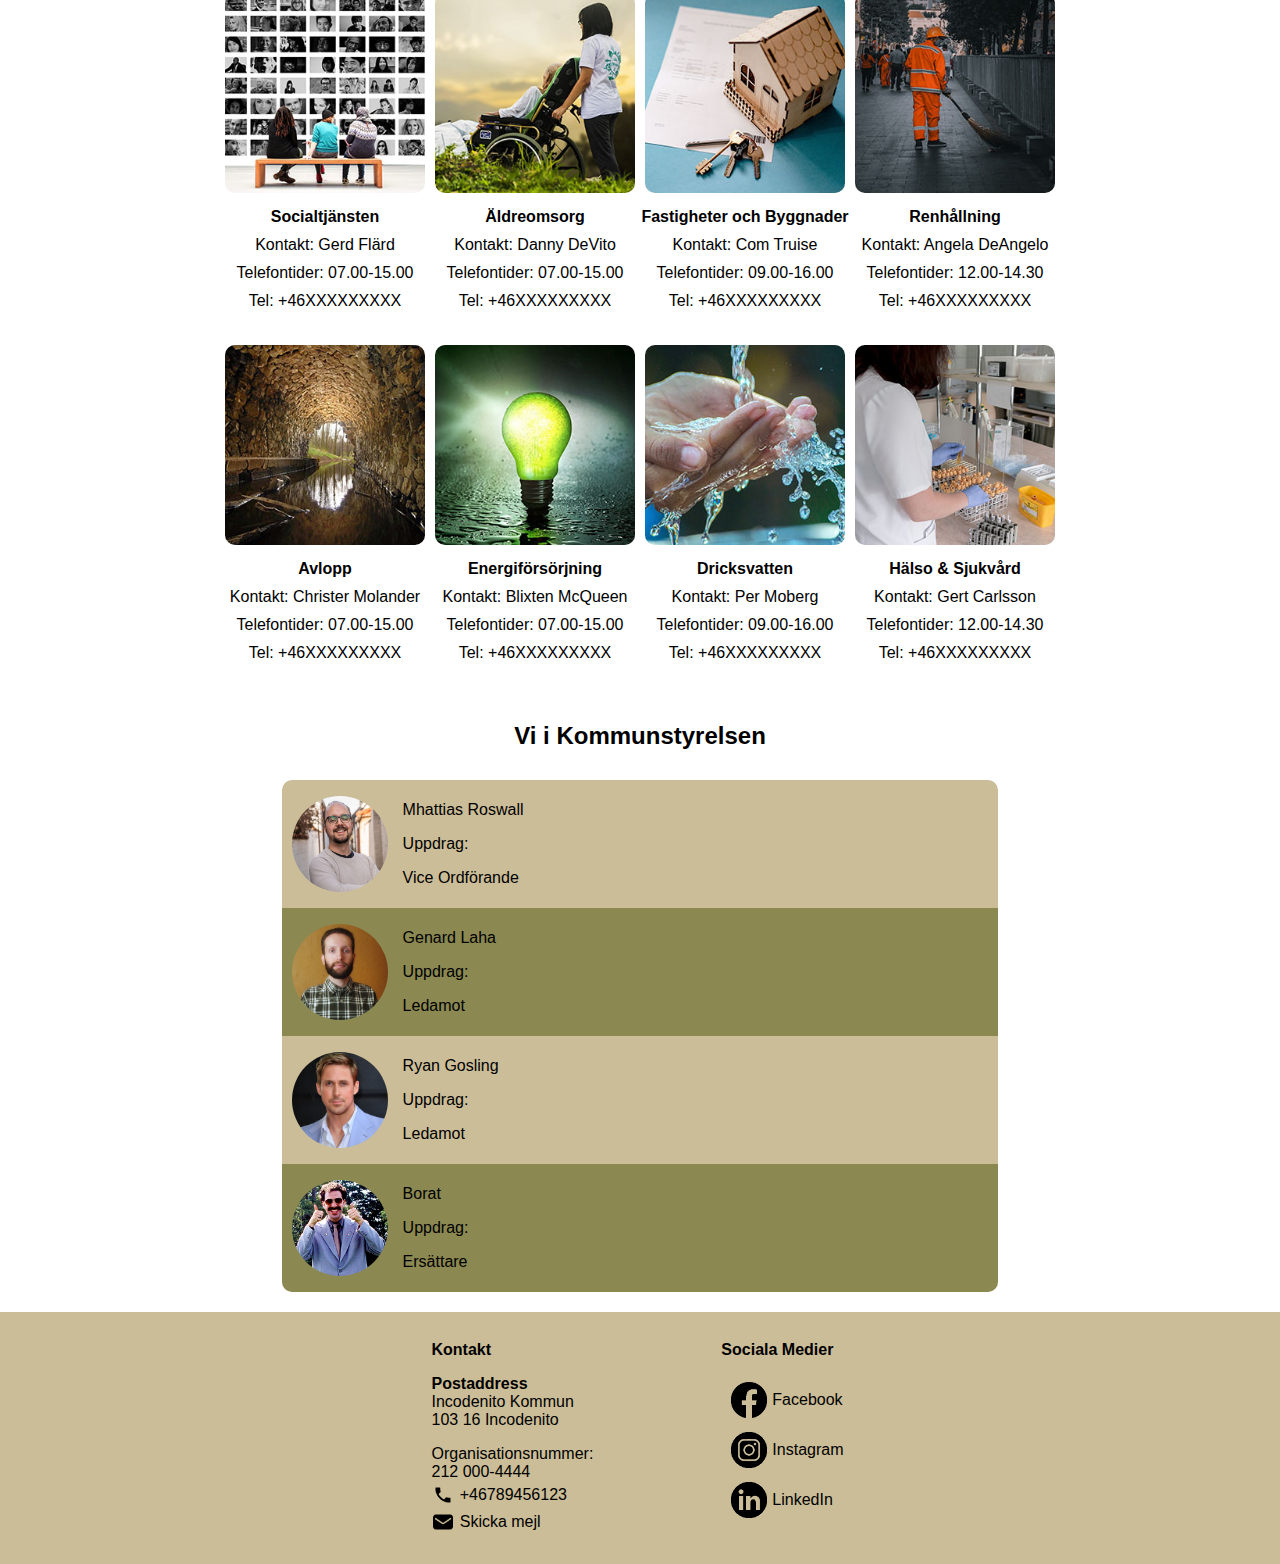
<file: Projekt/Kommunsida/kommunochpolitik.html>
<!DOCTYPE html>
<html lang="sv">

<head>
    <meta charset="UTF-8">
    <meta name="viewport" content="width=device-width, initial-scale=1.0">
    <meta name="description" content="In-Codenito Kommun och Politik"> <!-- Defines meta description of page -->
    <meta name="keywords" content="Förvaltningar, Kontakt, Verksamheter, Styrelse">
    <!-- Defines meta keywords of page -->
    <meta name="author" content="In-Codenito"> <!-- Defines the author of page -->
    <link rel="icon" type="image/ico" href="Images/favicon.ico" sizes="16x16">
    <link rel="stylesheet" href="style.css">
    <title>Kommun &amp; Politik - Incodenito Kommun</title>
</head>

<body>
    <header>
        <div id="headerTopContainer">
            <a id="logoLink" href="index.html"><img alt="Logo" id="logo" src="Images/logotype.png"></a>
            <div id="searchBar">
                <input type="text" placeholder="Sök...">
                <a href=""><img alt="Sök" class="inlineIcon" src="icons/searchicon.png"></a>
            </div>
        </div>

        <nav>
            <a href=" ledigajobb.html">Lediga Jobb</a>
            <a href="naringsliv.html">Näringsliv</a>
            <a href="kulturochfritid.html">Kultur &amp; Fritid</a>
            <a href="barnochutbildning.html">Barn &amp; Utbildning</a>
            <a href="kommunochpolitik.html">Kommun &amp; Politik</a>
            <a id="lyssnaLink" class="inlineImgLink" href=""><img class="inlineIcon" alt="Lyssna" id="earIcon"
                    src="icons/earicon.png">Lyssna</a>
        </nav>
    </header>

    <main id="kommun-politik-startsida">

        <nav class="navOverview">
            <ul>
                <li class="inlineImgLink"><img class="inlineIcon" alt="Hem" src="icons/homeicon.png"><a
                        href="index.html">Startsida</a></li>
                <li>/</li>
                <li>Kommun &amp; Politik</li>
            </ul>
        </nav>

        <!-- MAIN CONTENT FÖR KOMMUN OCH POLITIK -->
        <section id="mainContentKP">
            <h1>Kommun &amp; Politik</h1>
            <div class="inlineSection screenHundred centerTextAt650 blockAt650">
                <!-- INFO BLOCK -->
                <aside class="screenThirty">
                    <h4>Incodenito Kommun</h4>
                    <p>
                        Landskap: Östra Götaland
                    </p>
                    <p>
                        Inrättad: 29 oktober 2023
                    </p>
                    <p>
                        Centralort: Reftele
                    </p>
                    <p>
                        Folkmängd: 375 000 (2023-10-29)
                    </p>
                </aside>
                <article class="screenSeventy centerText">
                    <h2>Kommunens Historia</h2>
                    <p>
                        Incodenito kommun är en relativt nystartad kommun som bildades då megakommunen Pangea
                        splittrades upp då det kändes orimligt att en kommun var så stor. Incodenito är en fantastisk
                        kommun med gröna fält, skimrande blått vatten och ett nattliv sällan skådat förr! En stor del av
                        elen och energin som används i Incodenito genereras med hjälp av vind och vattenkraft.
                        Kommunstyrelsen med Mhattias Roswall i ledningen brinner för en hållbar och realistisk framtid!
                        Incodenito kommun har även ett av Sveriges äldsta bibliotek som kan dateras hela
                        vägen tillbaks till 1600-talet. Stadsbiblioteket innehåller en hel del sällsynta böcker som inte
                        kan lånas på andra ställen. Vi har även en fin <a
                            href="../Fritidsgård/index.html">fritidsgård</a> som ger de unga en chans att hitta
                        likasinnade och delta i en mängd olika aktiviteter tillsammans. Gratis såklart!
                    </p>
                </article>
            </div>

            <!-- BILDER FRÅN INCODENITO KOMMUN-->
            <div class="inlineSection hideAt650">
                <figure class="screenThirty figureKP">
                    <img alt="Incodenito Kommun kvällstid" class="kommunensHistoriaImg"
                        src="Images/kommunochpolitik/komunnenshistorianatt.jpg">
                    <figcaption class="figCaptionKP">Incodenito Kommun kvällstid</figcaption>
                </figure>
                <figure class="screenThirty figureKP">
                    <img alt="Incodenito Kommuns Hamn" class="kommunensHistoriaImg"
                        src="Images/kommunochpolitik/komunnenshistoriahamn.jpg">
                    <figcaption class="figCaptionKP">Incodenito Kommuns Hamn</figcaption>
                </figure>
                <figure class="screenThirty figureKP">
                    <img alt="Incodenito Kommuns Landsbygd" class="kommunensHistoriaImg"
                        src="Images/kommunochpolitik/komunnenshistoriavaderkvarn.jpg">
                    <figcaption class="figCaptionKP">Incodenito Kommuns Landsbygd</figcaption>
                </figure>
            </div>

            <!-- FÖRVALTNINGAR SPALT-->
            <div class="sideBySide blockAt1024" id="forvaltningar">
                <aside id="forvaltningarLista" class="blockAt1024">
                    <ul>
                        <li>
                            <button type="button" id="omForvaltningarKnapp" onclick="changeInfo(omForvaltningar)">Om
                                våra
                                förvaltningar</button>
                        </li>
                        <li><button type="button" id="kulturFritidKnapp" onclick="changeInfo(kulturFritid)">Kultur &amp;
                                Fritid</button>
                        </li>
                        <li><button type="button" id="tekniskaKontoretKnapp"
                                onclick="changeInfo(tekniskaKontoret)">Tekniska Kontoret</button></li>
                        <li><button type="button" id="utbildningsForvaltningenKnapp"
                                onclick="changeInfo(utbildningsForvaltningen)">Utbildningsförvaltningen</button></li>
                        <li><button type="button" id="socialForvaltningenKnapp"
                                onclick="changeInfo(socialForvaltningen)">Socialförvaltningen</button></li>
                        <li><button type="button" id="raddningsTjanstenKnapp"
                                onclick="changeInfo(raddningsTjansten)">Räddningstjänsten</button></li>
                        <li><button type="button" id="stadsKontoretKnapp"
                                onclick="changeInfo(stadsKontoret)">Stadskontoret</button>
                        </li>
                    </ul>
                </aside>
                <article id="forvaltningarInfo">
                    <script src="kommunochpolitik.js"></script>
                    <h3 id="forvaltningsNamn">Om våra förvaltningar</h3>
                    <h4>Organisation</h4>
                    <p id="orgInfo">
                        Kommunens förvaltningsorganisation är indelad i sex förvaltningar/kontor, alla med sitt
                        speciffika verksamhetsområde. Personalen som sköter de dagliga frågorna inom kommunen är
                        anställda i en förvaltning eller ett bolag. Du kan läsa mer om de individuella förvaltningarna
                        eller kontakta dem med hjälp av flikarna till höger.
                    </p>
                    <h4>Antal anställda</h4>
                    <p id="antalAnstallda">
                        Totalt över alla förvaltningar är vi X anställda.
                    </p>
                    <h4>Kontakt</h4>
                    <p class="inlineImgLink">
                        <img class="inlineIcon" alt="Ring" src="icons/phoneicon.png"><span id="kontaktNamn">Växel:
                        </span><a id="telefonNr" href="tel:4545-65400">4545&#8209;65400</a>
                    </p>
                </article>
            </div>

            <!-- KONTAKT FÖR VERKSAMHETER -->
            <section class="centerColumn screenHundred">
                <h2 class="centerText">Kontakt för Verksamheter</h2>
                <div id="kontaktVerksamheter">
                    <article class="verksamhet">
                        <img class="hideAt650" alt="Barnomsorg"
                            src="Images/kommunochpolitik/verksamheter/barnomsorg.jpg">
                        <div>
                            <h4 class="flexLeft">Barnomsorg</h4>
                            <p>Kontakt: Karin Nylander</p>
                            <p>Telefontider: 07.00-15.00</p>
                            <p>Tel: +46XXXXXXXXX</p>
                        </div>
                    </article>
                    <article class="verksamhet">
                        <img class="hideAt650" alt="För &amp; Grundskola"
                            src="Images/kommunochpolitik/verksamheter/forgrundskola.jpg">
                        <div>
                            <h4 class="flexLeft">Förskola / Grundskola</h4>
                            <p>Kontakt: Sigurd Svensson</p>
                            <p>Telefontider: 07.00-15.00</p>
                            <p>Tel: +46XXXXXXXXX</p>
                        </div>
                    </article>
                    <article class="verksamhet">
                        <img class="hideAt650" alt="Gymnasium" src="Images/kommunochpolitik/verksamheter/gymnasium.jpg">
                        <div>
                            <h4 class="flexLeft">Gymnasieskola / Komvux</h4>
                            <p>Kontakt: Ada Gustafsson</p>
                            <p>Telefontider: 09.00-16.00</p>
                            <p>Tel: +46XXXXXXXXX</p>
                        </div>
                    </article>
                    <article class="verksamhet">
                        <img class="hideAt650" alt="Kulturskola"
                            src="Images/kommunochpolitik/verksamheter/kulturskola.jpg">
                        <div>
                            <h4 class="flexLeft">Kulturskola</h4>
                            <p>Kontakt: Kålle Gustafsson</p>
                            <p>Telefontider: 12.00-14.30</p>
                            <p>Tel: +46XXXXXXXXX</p>
                        </div>
                    </article>
                    <article class="verksamhet">
                        <img class="hideAt650" alt="Socialtjänsten"
                            src="Images/kommunochpolitik/verksamheter/socialtjanst.jpg">
                        <div>
                            <h4 class="flexLeft">Socialtjänsten</h4>
                            <p>Kontakt: Gerd Flärd</p>
                            <p>Telefontider: 07.00-15.00</p>
                            <p>Tel: +46XXXXXXXXX</p>
                        </div>
                    </article>
                    <article class="verksamhet">
                        <img class="hideAt650" alt="Äldreomsorgen"
                            src="Images/kommunochpolitik/verksamheter/aldreomsorg.jpg">
                        <div>
                            <h4 class="flexLeft">Äldreomsorg</h4>
                            <p>Kontakt: Danny DeVito</p>
                            <p>Telefontider: 07.00-15.00</p>
                            <p>Tel: +46XXXXXXXXX</p>
                        </div>
                    </article>
                    <article class="verksamhet">
                        <img class="hideAt650" alt="Fastigheter"
                            src="Images/kommunochpolitik/verksamheter/fastighet.jpg">
                        <div>
                            <h4 class="flexLeft">Fastigheter och Byggnader</h4>
                            <p>Kontakt: Com Truise</p>
                            <p>Telefontider: 09.00-16.00</p>
                            <p>Tel: +46XXXXXXXXX</p>
                        </div>
                    </article>
                    <article class="verksamhet">
                        <img class="hideAt650" alt="Renhållning"
                            src="Images/kommunochpolitik/verksamheter/renhallning.jpg">
                        <div>
                            <h4 class="flexLeft">Renhållning</h4>
                            <p>Kontakt: Angela DeAngelo</p>
                            <p>Telefontider: 12.00-14.30</p>
                            <p>Tel: +46XXXXXXXXX</p>
                        </div>
                    </article>
                    <article class="verksamhet">
                        <img class="hideAt650" alt="Avlopp" src="Images/kommunochpolitik/verksamheter/avlopp.jpg">
                        <div>
                            <h4 class="flexLeft">Avlopp</h4>
                            <p>Kontakt: Christer Molander</p>
                            <p>Telefontider: 07.00-15.00</p>
                            <p>Tel: +46XXXXXXXXX</p>
                        </div>
                    </article>
                    <article class="verksamhet">
                        <img class="hideAt650" alt="Energi" src="Images/kommunochpolitik/verksamheter/energi.jpg">
                        <div>
                            <h4 class="flexLeft">Energiförsörjning</h4>
                            <p>Kontakt: Blixten McQueen</p>
                            <p>Telefontider: 07.00-15.00</p>
                            <p>Tel: +46XXXXXXXXX</p>
                        </div>
                    </article>
                    <article class="verksamhet">
                        <img class="hideAt650" alt="Dricksvatten"
                            src="Images/kommunochpolitik/verksamheter/dricksvatten.jpg">
                        <div>
                            <h4 class="flexLeft">Dricksvatten</h4>
                            <p>Kontakt: Per Moberg</p>
                            <p>Telefontider: 09.00-16.00</p>
                            <p>Tel: +46XXXXXXXXX</p>
                        </div>
                    </article>
                    <article class="verksamhet">
                        <img class="hideAt650" alt="Sjukvård" src="Images/kommunochpolitik/verksamheter/sjukvard.jpg">
                        <div>
                            <h4 class="flexLeft">Hälso &amp; Sjukvård</h4>
                            <p>Kontakt: Gert Carlsson</p>
                            <p>Telefontider: 12.00-14.30</p>
                            <p>Tel: +46XXXXXXXXX</p>
                        </div>
                    </article>
                </div>
            </section>

            <!-- KOMMUNSTYRELSEN SPALT -->
            <!-- FÖR ATT LÄGGA TILL YTTERLIGARE INFORMATION KOPIERA EN AV ARTIKLARNA -->
            <section class="screenSeventy centerColumn">
                <h2 class="centerText">Vi i Kommunstyrelsen</h2>
                <div class="screenHundred">
                    <article class="kommunStyrelsen">
                        <img class="circularSquare" alt="Mhattias Roswall"
                            src="Images/kommunochpolitik/kommunstyrelsen/mhattias.jpg">
                        <div>
                            <p>Mhattias Roswall</p>
                            <p>Uppdrag:</p>
                            <p>Vice Ordförande</p>
                        </div>
                    </article>
                    <article class="kommunStyrelsen">
                        <img class="circularSquare" alt="Genard Laha"
                            src="Images/kommunochpolitik/kommunstyrelsen/genard.jpg">
                        <div>
                            <p>Genard Laha</p>
                            <p>Uppdrag:</p>
                            <p>Ledamot</p>
                        </div>
                    </article>
                    <article class="kommunStyrelsen">
                        <img class="circularSquare" alt="Ryan Gosling"
                            src="Images/kommunochpolitik/kommunstyrelsen/ryan.jpg">
                        <div>
                            <p>Ryan Gosling</p>
                            <p>Uppdrag:</p>
                            <p>Ledamot</p>
                        </div>
                    </article>
                    <article class="kommunStyrelsen">
                        <img class="circularSquare" alt="Borat" src="Images/kommunochpolitik/kommunstyrelsen/borat.jpg">
                        <div>
                            <p>Borat</p>
                            <p>Uppdrag:</p>
                            <p>Ersättare</p>
                        </div>
                    </article>
                </div>
            </section>
        </section>
    </main>


    <footer>
        <div>
            <p class="footerHeading">Kontakt</p>
            <ul>
                <li class="footerSubHeading">Postaddress</li>
                <li>Incodenito Kommun</li>
                <li>103 16 Incodenito</li>
            </ul>
            <ul>
                <li>Organisationsnummer:</li>
                <li>212 000-4444</li>
                <li class="footerIconLink"><img class="footerIcon" alt="Ring" src="icons/phoneicon.png"><a
                        class="footerLinks" href="tel:XXXXXXXXXX">+46789456123</a></li>
                <li class="footerIconLink"><img class="footerIcon" alt="Maila" src="icons/mailicon.png"> <a
                        class="footerLinks" href="mailto:system@incodenitokommun.se">Skicka
                        mejl</a></li>
            </ul>
        </div>
        <div>
            <ul>
                <li>
                    <p class="footerHeading">Sociala Medier</p>
                </li>
                <li class="footerIconLink"><a class="footerLinks" href=""><img class="footerSocialIcon" alt="Facebook"
                            src="icons/facebookicon.png">Facebook</a></li>
                <li class="footerIconLink"><a class="footerLinks" href=""><img class="footerSocialIcon" alt="Instagram"
                            src="icons/instagramicon.png">Instagram</a></li>
                <li class="footerIconLink"><a class="footerLinks" href=""><img class="footerSocialIcon" alt="LinkedIn"
                            src="icons/linkedinicon.png">LinkedIn</a></li>
            </ul>
        </div>

        <!--Skrolla upp till toppen knapp-->
        <button type="button" onclick="topFunction()" id="myBtn" title="Go to top">&uArr;</button>
        <script>
            // Get the button
            let mybutton = document.getElementById("myBtn");

            // When the user scrolls down 20px from the top of the document, show the button
            window.onscroll = function () { scrollFunction() };

            function scrollFunction() {
                if (document.body.scrollTop > 20 || document.documentElement.scrollTop > 20) {
                    mybutton.style.display = "block";
                } else {
                    mybutton.style.display = "none";
                }
            }

            // When the user clicks on the button, scroll to the top of the document
            function topFunction() {
                document.body.scrollTop = 0;
                document.documentElement.scrollTop = 0;
            }
        </script>
        <!---->
    </footer>
</body>

</html>
</file>
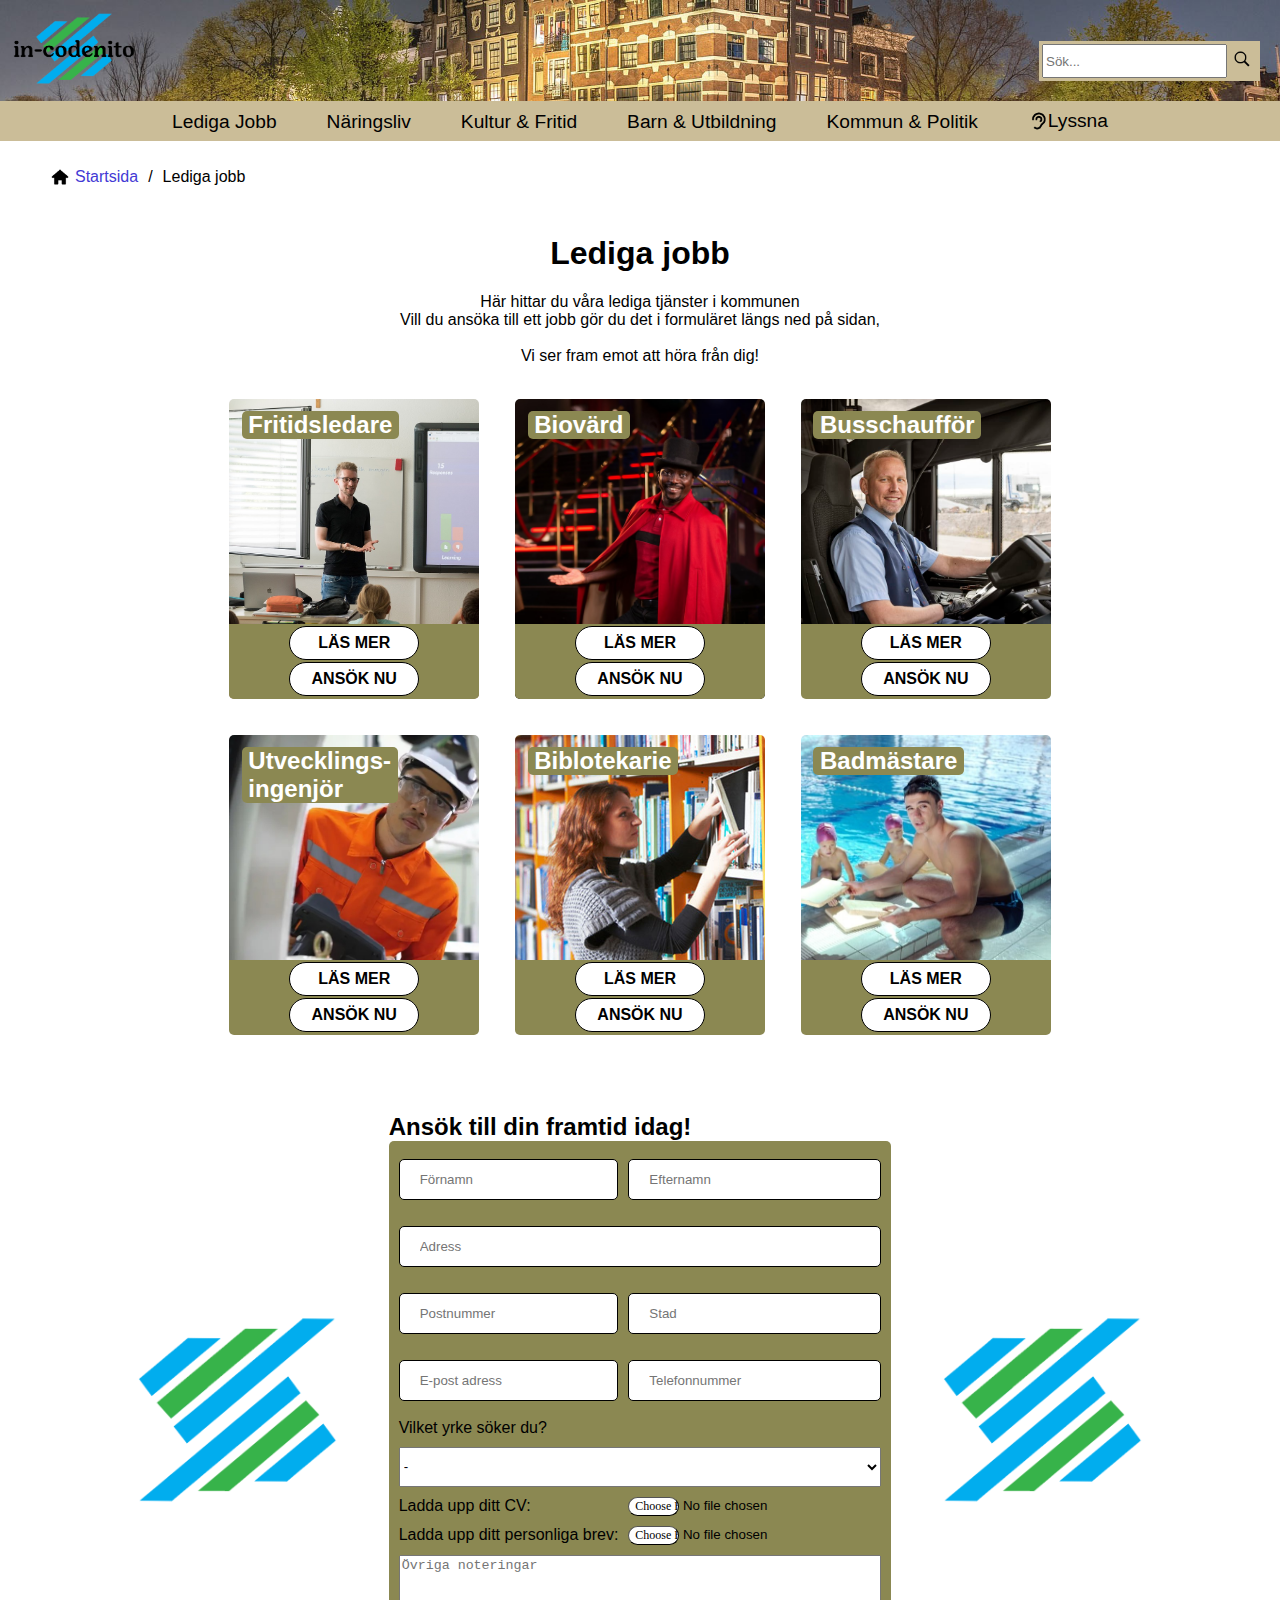
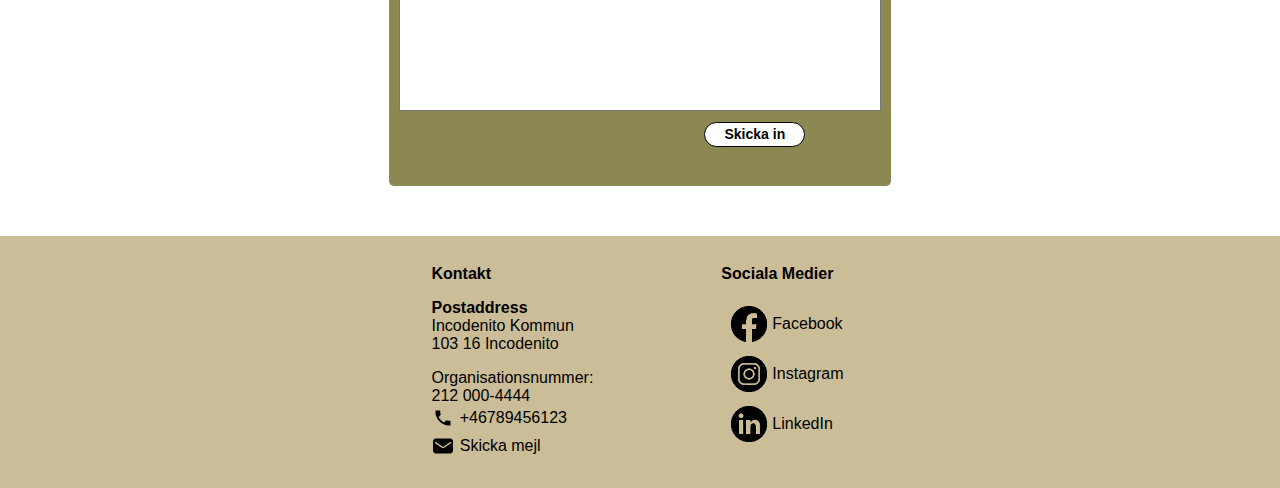
<file: Projekt/Kommunsida/ledigajobb.html>
<!DOCTYPE html>
<html lang="sv">

<head>
    <meta charset="UTF-8">
    <meta name="viewport" content="width=device-width, initial-scale=1.0">
    <meta name="description" content="Se lediga jobb i In-Codenito kommun och ansök idag">
    <!-- Defines meta description of page -->
    <meta name="keywords"
        content="lediga jobb, Fritidsledare, Biovärd, Busschaufför, Utvecklingsingenjör, Bibliotekarie, Badmästare ">
    <!-- Defines meta keywords of page -->
    <meta name="author" content="In-Codenito"> <!-- Defines the author of page -->
    <link rel="icon" type="image/ico" href="Images/favicon.ico" sizes="16x16">
    <title>Lediga jobb - Incodenito Kommun</title>
    <link rel="stylesheet" href="style.css">
</head>

<body>

    <header>
        <div id="headerTopContainer">
            <a id="logoLink" href="index.html"><img alt="Logo" id="logo" src="Images/logotype.png"></a>
            <div id="searchBar">
                <input type="text" placeholder="Sök...">
                <a href=""><img alt="Sök" class="inlineIcon" src="icons/searchicon.png"></a>
            </div>
        </div>

        <nav>
            <a href=" ledigajobb.html">Lediga Jobb</a>
            <a href="naringsliv.html">Näringsliv</a>
            <a href="kulturochfritid.html">Kultur &amp; Fritid</a>
            <a href="barnochutbildning.html">Barn &amp; Utbildning</a>
            <a href="kommunochpolitik.html">Kommun &amp; Politik</a>
            <a id="lyssnaLink" class="inlineImgLink" href=""><img class="inlineIcon" alt="Lyssna" id="earIcon"
                    src="icons/earicon.png">Lyssna</a>
        </nav>
    </header>

    <main>
        <nav class="navOverview">
            <ul>
                <li class="inlineImgLink"><img class="inlineIcon" alt="Hem" src="icons/homeicon.png"><a
                        href="index.html">Startsida</a></li>
                <li>/</li>
                <li>Lediga jobb</li>
            </ul>
        </nav>

        <section id="job-details">
            <h1>Lediga jobb</h1>
            <p>
                Här hittar du våra lediga tjänster i kommunen
                <br>
                Vill du ansöka till ett jobb gör du det i formuläret längs ned på sidan,
                <br><br>
                Vi ser fram emot att höra från dig!
            </p>
        </section>

        <div class="flex-container-jobs">
            <!--Some images are attributed to a second kind of class depending on their need of positioning-->
            <!--Job offer-->
            <article class="job-offer-box">
                <h2 class="job-offer-name">&nbsp;Fritidsledare&nbsp;</h2>
                <img class="job-offer-img-kind-1" src="Images/ledigajobb-lärare.jpg"
                    alt="Ansök till jobbet som lärare idag">
                <nav class="button-section">
                    <a href="fritidsledare-ledigajobb.html" class="job-button"><b class="text-in-job-button">LÄS
                            MER</b></a>
                    <a href="#application-form" class="job-button"><b class="text-in-job-button">ANSÖK NU</b></a>
                </nav>
            </article>

            <!--Job offer-->
            <article class="job-offer-box">
                <h2 class="job-offer-name">&nbsp;Biovärd&nbsp;</h2>
                <img class="job-offer-img-kind-1" src="Images/ledigajobb-biovärd.jpg"
                    alt="Ansök till jobbet som biovärd idag">
                <nav class="button-section">
                    <a href="biovärd-ledigajobb.html" class="job-button"><b class="text-in-job-button">LÄS MER</b></a>
                    <a href="#application-form" class="job-button"><b class="text-in-job-button">ANSÖK NU</b></a>
                </nav>
            </article>

            <!--Job offer-->
            <article class="job-offer-box">
                <h2 class="job-offer-name">&nbsp;Busschaufför&nbsp;</h2>
                <img class="job-offer-img-kind-2" src="Images/ledigajobb-busschaufför.jpg"
                    alt="Ansök till jobbet som busschaufför idag">
                <nav class="button-section">
                    <a href="busschaufför-ledigajobb.html" class="job-button"><b class="text-in-job-button">LÄS
                            MER</b></a>
                    <a href="#application-form" class="job-button"><b class="text-in-job-button">ANSÖK NU</b></a>
                </nav>
            </article>

            <!--Job offer-->
            <article class="job-offer-box">
                <h2 class="job-offer-name">&nbsp;Utvecklings-&nbsp;<br>&nbsp;ingenjör&nbsp;</h2>
                <img class="job-offer-img-kind-2" src="Images/ledigajobb-Utvecklingsingenjör.jpg"
                    alt="Ansök till jobbet som utvecklingsingenjör idag">
                <nav class="button-section">
                    <a href="utvecklingsingenjör-ledigajobb.html" class="job-button"><b class="text-in-job-button">LÄS
                            MER</b></a>
                    <a href="#application-form" class="job-button"><b class="text-in-job-button">ANSÖK NU</b></a>
                </nav>
            </article>

            <!--Job offer-->
            <article class="job-offer-box">
                <h2 class="job-offer-name">&nbsp;Biblotekarie&nbsp;</h2>
                <img class="job-offer-img-kind-2" src="Images/ledigajobb-biblotekarie.jpg"
                    alt="Ansök till jobbet som biblotekarie idag">
                <nav class="button-section">
                    <a href="biblotekarie-ledigajobb.html" class="job-button"><b class="text-in-job-button">LÄS
                            MER</b></a>
                    <a href="#application-form" class="job-button"><b class="text-in-job-button">ANSÖK NU</b></a>
                </nav>
            </article>


            <!--Job offer-->
            <article class="job-offer-box">
                <h2 class="job-offer-name">&nbsp;Badmästare&nbsp;</h2>
                <img class="job-offer-img-kind-2" src="Images/ledigajobb-badvakt.jpg"
                    alt="Ansök till jobbet som badmästare idag">
                <nav class="button-section">
                    <a href="badmästare-ledigajobb.html" class="job-button"><b class="text-in-job-button">LÄS
                            MER</b></a>
                    <a href="#application-form" class="job-button"><b class="text-in-job-button">ANSÖK NU</b></a>
                </nav>
            </article>
        </div>

        <!--Form for job application-->
        <form id="application-form" method="post" autocomplete="on">
            <h2 id="h2-form">Ansök till din framtid idag!</h2>

            <img class="hideAt1024" id="img-1-application-form" src="Images/logo.png" alt="In-codenito logo">
            <img class="hideAt1024" id="img-2-application-form" src="Images/logo.png" alt="In-codenito logo">

            <!--Division with grid for form elements-->
            <div id="formgrid">

                <!--Personal information-->
                <input type="text" id="fname" class="job-application-input" name="fname" required autocomplete="on"
                    placeholder="Förnamn">
                <input type="text" id="lname" class="job-application-input" name="lname" required autocomplete="on"
                    placeholder="Efternamn">
                <br>
                <input type="text" id="adress" class="job-application-input" name="adress" required autocomplete="on"
                    placeholder="Adress">
                <br>
                <input type="text" id="postalcode" class="job-application-input" name="postalcode" required
                    autocomplete="on" placeholder="Postnummer">
                <input type="text" id="city" class="job-application-input" name="city" required autocomplete="on"
                    placeholder="Stad">
                <br>
                <input type="email" id="email" class="job-application-input" name="email" required autocomplete="on"
                    placeholder="E-post adress">
                <input type="text" id="phone-number" class="job-application-input" name="phone-number" required
                    autocomplete="on" placeholder="Telefonnummer">

                <!--Profession to apply for-->
                <label for="profession" id="label-profession">Vilket yrke söker du?</label>
                <select name="profession" id="profession" required>
                    <option value="" disabled selected>-</option>
                    <option value="Fritidsledare">Fritidsledare</option>
                    <option value="Biovärd">Biovärd</option>
                    <option value="Busschaufför">Busschaufför</option>
                    <option value="Utvecklingsingenjör">Utvecklingsingenjör</option>
                    <option value="Biblotekarie">Biblotekarie</option>
                    <option value="Badmästare">Badmästare</option>
                </select>

                <!--Files for applicant to upload-->
                <label for="CV-file" id="label-CV-file">Ladda upp ditt CV:</label>
                <input type="file" name="CV-file" id="CV-file">
                <label for="PB-file" id="label-PB-file">Ladda upp ditt personliga brev:</label>
                <input type="file" name="PB-file" id="PB-file">

                <!--Message box-->
                <textarea name="message" id="message" placeholder="Övriga noteringar" cols="30" rows="10"></textarea>

                <!--Submit button-->
                <input type="submit" value="Skicka in" id="submit-button">
            </div>
        </form>
    </main>

    <footer>
        <div>
            <p class="footerHeading">Kontakt</p>
            <ul>
                <li class="footerSubHeading">Postaddress</li>
                <li>Incodenito Kommun</li>
                <li>103 16 Incodenito</li>
            </ul>
            <ul>
                <li>Organisationsnummer:</li>
                <li>212 000-4444</li>
                <li class="footerIconLink"><img class="footerIcon" alt="Ring" src="icons/phoneicon.png"><a
                        class="footerLinks" href="tel:XXXXXXXXXX">+46789456123</a></li>
                <li class="footerIconLink"><img class="footerIcon" alt="Maila" src="icons/mailicon.png"> <a
                        class="footerLinks" href="mailto:system@incodenitokommun.se">Skicka
                        mejl</a></li>
            </ul>
        </div>
        <div>
            <ul>
                <li>
                    <p class="footerHeading">Sociala Medier</p>
                </li>
                <li class="footerIconLink"><a class="footerLinks" href=""><img class="footerSocialIcon" alt="Facebook"
                            src="icons/facebookicon.png">Facebook</a></li>
                <li class="footerIconLink"><a class="footerLinks" href=""><img class="footerSocialIcon" alt="Instagram"
                            src="icons/instagramicon.png">Instagram</a></li>
                <li class="footerIconLink"><a class="footerLinks" href=""><img class="footerSocialIcon" alt="LinkedIn"
                            src="icons/linkedinicon.png">LinkedIn</a></li>
            </ul>
        </div>

        <!--Skrolla upp till toppen knapp-->
        <button type="button" onclick="topFunction()" id="myBtn" title="Go to top">&uArr;</button>
        <script>
            // Get the button
            let mybutton = document.getElementById("myBtn");

            // When the user scrolls down 20px from the top of the document, show the button
            window.onscroll = function () { scrollFunction() };

            function scrollFunction() {
                if (document.body.scrollTop > 20 || document.documentElement.scrollTop > 20) {
                    mybutton.style.display = "block";
                } else {
                    mybutton.style.display = "none";
                }
            }

            // When the user clicks on the button, scroll to the top of the document
            function topFunction() {
                document.body.scrollTop = 0;
                document.documentElement.scrollTop = 0;
            }
        </script>
        <!---->
    </footer>







</body>

</html>
</file>
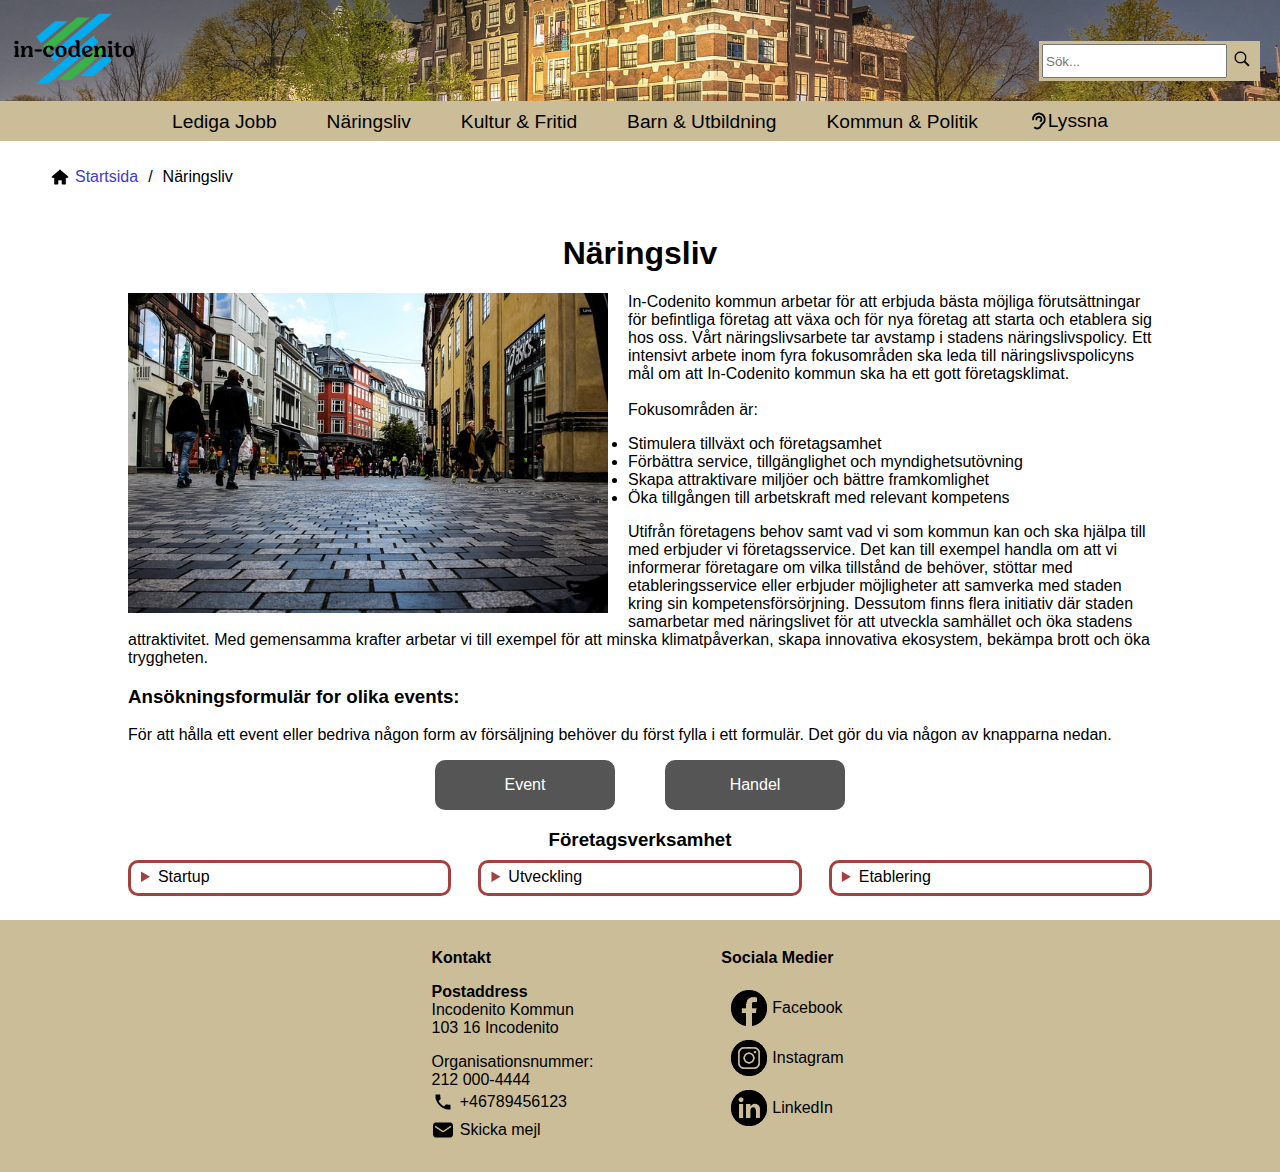
<file: Projekt/Kommunsida/naringsliv.html>
<!DOCTYPE html>
<html lang="sv">

<head>
    <meta charset="UTF-8">
    <meta name="viewport" content="width=device-width, initial-scale=1.0">
    <meta name="description" content="In-Codenito Näringsliv"> <!-- Defines meta description of page -->
    <meta name="keywords" content="Startup, Utveckling, Etablering, Företagsverksamhet">
    <!-- Defines meta keywords of page -->
    <meta name="author" content="In-Codenito"> <!-- Defines the author of page -->
    <link rel="icon" type="image/ico" href="Images/favicon.ico" sizes="16x16">
    <link rel="stylesheet" href="style.css">
    <link rel="stylesheet" href="naringsliv.css">
    <title>Näringsliv - Incodenito Kommun</title>
</head>

<body>
    <header>
        <div id="headerTopContainer">
            <a id="logoLink" href="index.html"><img alt="Logo" id="logo" src="Images/logotype.png"></a>
            <div id="searchBar">
                <input type="text" placeholder="Sök...">
                <a href=""><img alt="Sök" class="inlineIcon" src="icons/searchicon.png"></a>
            </div>
        </div>

        <nav>
            <a href=" ledigajobb.html">Lediga Jobb</a>
            <a href="naringsliv.html">Näringsliv</a>
            <a href="kulturochfritid.html">Kultur &amp; Fritid</a>
            <a href="barnochutbildning.html">Barn &amp; Utbildning</a>
            <a href="kommunochpolitik.html">Kommun &amp; Politik</a>
            <a id="lyssnaLink" class="inlineImgLink" href=""><img class="inlineIcon" alt="Lyssna" id="earIcon"
                    src="icons/earicon.png">Lyssna</a>
        </nav>
    </header>

    <main class="mainNaringsliv">
        <nav class="navOverview">
            <ul>
                <li class="inlineImgLink"><img class="inlineIcon" alt="Hem" src="icons/homeicon.png"><a
                        href="index.html">Startsida</a></li>
                <li>/</li>
                <li>Näringsliv</li>
            </ul>
        </nav>

        <section class="naringslivwrapper">
            <section class="titelNaringsliv">
                <h1 class="naringsliv">Näringsliv</h1>
            </section>

            <section id="infoNaringsliv">
                <section class="foretagInfo">
                    <section class="imgForetagWrapper">
                        <img class="imgForetag" src="Images/naringsliv/naringsliv.jpg" alt="Näringsliv">
                    </section>
                    In-Codenito kommun arbetar för att erbjuda bästa möjliga förutsättningar för
                    befintliga företag att växa och för nya företag att starta och etablera sig hos oss.
                    Vårt näringslivsarbete tar avstamp i stadens näringslivspolicy. Ett
                    intensivt arbete inom fyra fokusområden ska leda till näringslivspolicyns mål om att
                    In-Codenito kommun ska ha ett gott företagsklimat.
                    <br><br>
                    Fokusområden är:
                    <ul>
                        <li>Stimulera tillväxt och företagsamhet</li>
                        <li>Förbättra service, tillgänglighet och myndighetsutövning</li>
                        <li>Skapa attraktivare miljöer och bättre framkomlighet</li>
                        <li>Öka tillgången till arbetskraft med relevant kompetens</li>
                    </ul>
                    Utifrån företagens behov samt vad vi som kommun kan och ska hjälpa till med erbjuder vi
                    företagsservice. Det kan till exempel handla om att vi informerar företagare om vilka
                    tillstånd de behöver, stöttar med etableringsservice eller erbjuder möjligheter att
                    samverka med staden kring sin kompetensförsörjning. Dessutom finns flera initiativ där
                    staden samarbetar med näringslivet för att utveckla samhället och öka stadens
                    attraktivitet. Med gemensamma krafter arbetar vi till exempel för att minska
                    klimatpåverkan, skapa innovativa ekosystem, bekämpa brott och öka tryggheten.
                </section>

                <section>
                    <h3>Ansökningsformulär for olika events:</h3>
                    <p>
                        För att hålla ett event eller bedriva någon form av försäljning behöver du först
                        fylla i ett formulär. Det gör du via någon av knapparna nedan.
                    </p>
                </section>
            </section>


            <section id="formNaringsliv">
                <section id="mN"></section>
                <section id="formForEvents">
                    <button class="open-button" onclick="openForm()">Event</button>

                    <div class="form-popup" id="myForm">
                        <form action="#" class="form-container">
                            <h1>Ansökan om att hålla ett event</h1>

                            <!--Events-->
                            <label for="events" id="label-events"><b>Välj event</b></label>
                            <select name="events" id="events" required>
                                <option value="" selected>-</option>
                                <option value="Event">Event</option>
                                <option value="Tävling">Tävling</option>
                                <option value="Festival">Festival</option>
                            </select>

                            <br><br>
                            <label>Namn:</label><br>
                            <input type="text" placeholder="Ditt fullständiga namn" name="namn" required>
                            <br>
                            <label>Adress:</label><br>
                            <input type="text" placeholder="Adress" name="adress" required>
                            <br>
                            <label>Postnummer:</label><br>
                            <input type="number" placeholder="Postnummer" name="postnum" required>
                            <br>
                            <label>Stad:</label><br>
                            <input type="text" placeholder="Stad" name="ort" required>
                            <br>
                            <label>E-post:</label><br>
                            <input type="text" placeholder="E-post" name="email" required>
                            <br>
                            <label>Telefon:</label>
                            <input type="number" placeholder="Telefonnummer inklusive riktnummer" name="tlfn" required>

                            <button type="submit" class="btn">Skicka ansökan</button>
                            <button type="button" class="btn cancel" onclick="closeForm()">Avbryt</button>
                        </form>
                    </div>

                    <script>
                        function openForm() {
                            document.getElementById("myForm").style.display = "block";
                            document.getElementById("mN").style.display = "block";
                        }

                        function closeForm() {
                            document.getElementById("myForm").style.display = "none";
                            document.getElementById("mN").style.display = "none";
                        }
                    </script>
                </section>

                <section id="formForHandel">
                    <button class="open-button" onclick="openFormSalj()">Handel</button>

                    <div class="form-popup" id="formHandel">
                        <form action="#" class="form-container">
                            <h1>Ansökan om att bedriva försäljning</h1>

                            <!--Handel-->
                            <label id="label-handel"><b>Välj typ av handel</b></label>
                            <select name="handel" id="handel" required>
                                <option value="" selected>-</option>
                                <option value="Event">Marknad</option>
                                <option value="Tävling">Torghandel</option>
                                <option value="Festival">Gatuförsäljning</option>
                            </select>

                            <br><br>
                            <label>Namn:</label><br>
                            <input type="text" placeholder="Ditt fullständiga namn" name="namn" required>
                            <br>
                            <label>Adress:</label><br>
                            <input type="text" placeholder="Adress" name="adress" required>
                            <br>
                            <label>Postnummer:</label><br>
                            <input type="number" placeholder="Postnummer" name="postnum" required>
                            <br>
                            <label>Stad:</label><br>
                            <input type="text" placeholder="Stad" name="ort" required>
                            <br>
                            <label>E-post:</label><br>
                            <input type="text" placeholder="E-post" name="email" required>
                            <br>
                            <label>Telefon:</label>
                            <input type="number" placeholder="Telefonnummer inklusive riktnummer" name="tlfn" required>

                            <button type="submit" class="btn">Skicka ansökan</button>
                            <button type="button" class="btn cancel" onclick="closeFormSalj()">Avbryt</button>
                        </form>
                    </div>

                    <script>
                        function openFormSalj() {
                            document.getElementById("formHandel").style.display = "block";
                            document.getElementById("mN").style.display = "block";
                        }

                        function closeFormSalj() {
                            document.getElementById("formHandel").style.display = "none";
                            document.getElementById("mN").style.display = "none";
                        }
                    </script>
                </section>
            </section>

            <section class="foretag">
                <h3 class="foretagTitel">Företagsverksamhet</h3>
                <details class="detailsBox">
                    <summary class="summaryTitle" id="startup">Startup</summary>
                    <section class="foretagInfo">
                        <br>
                        <h3 class="foretagTitel">Starta eget företag</h3>
                        <section class="imgForetagWrapper">
                            <img class="imgForetag" src="Images/naringsliv/startup.jpg" alt="Starta företag">
                        </section>
                        Har du en företagsidé och känner att du behöver mer kunskap för att komma igång?
                        Eller har du kommit en bit på vägen, men behöver någon att bolla med eller få råd
                        och tips av? Här hittar du exempel på aktörer som kan hjälpa dig att utveckla din
                        affärsidé och komma vidare med din verksamhet:
                        <br><br>
                        www.verksamt.se
                        <br>
                        På verksamt.se får du som ska starta företag en mängd viktig information om hur
                        du går vidare med ditt företag. Här kan du också få hjälp med lån, investering
                        och bidrag men även med patent och licensiering.
                        <br><br>
                        www.näringslivsavdelningen.se
                        <br>
                        Näringslivsavdelningen arbetar med service och stöd till alla typer av företag och
                        i alla företagets stadier. Här kan du också läsa om olika tillstånd och regler och
                        och även ansöka om tillstånd. Du kan boka ett möte med oss genom att skicka ett mejl till
                        näringsliv@in-codenito.se
                        <br><br>
                        För mer information kan du vända dig till Bolagsverket, Skatteverket eller Tullverket.
                    </section>
                </details>
                <details class="detailsBox">
                    <summary class="summaryTitle" id="utveckla">Utveckling</summary>
                    <section class="foretagInfo">
                        <br>
                        <h3 class="foretagTitel">Driva och utveckla ditt företag</h3>
                        <section class="imgForetagWrapper">
                            <img class="imgForetag" src="Images/naringsliv/utveckla.jpg" alt="Utveckla ditt företag">
                        </section>
                        I In-Codenito finns goda förutsättningar för tillväxt. Ett utmärkt geografiskt läge,
                        väl utvecklad infrastruktur och god tillgång på kompetens betyder attraktiva
                        möjligheter för företag inom en rad branscher. Vill du diskutera ditt företags
                        utveckling och få veta mer om kommunens service? Vid ett besök eller samtal kan vi
                        till exempel diskutera:
                        <ul>
                            <li>Företagets situation i dagsläget</li>
                            <li>Vilka möjligheter företaget ser att utvecklas och växa</li>
                            <li>Vilken form av stöd och råd företaget har behov av</li>
                        </ul>
                        Vi berättar om kommunens service och tjänster, samt förmedlar kontakter med andra
                        organisationer eller företagare.
                        <br><br>
                        Behöver du hjälp med flera myndighetsärenden, som till exempel brandtillsyn, bygglov,
                        markupplåtelse, miljö- och hälsoskydd eller serveringstillstånd? In-Codenitos kommun
                        kan erbjuda dig ett "dukat bord" där du får träffa flera handläggare vid samma
                        tillfälle. Mejla oss på naringsliv@in-codenito.se om du vill boka en tid för Dukat Bord.
                    </section>
                </details>
                <details class="detailsBox">
                    <summary class="summaryTitle" id="etablera">Etablering</summary>
                    <section class="foretagInfo">
                        <br>
                        <h3 class="foretagTitel">Etablera ditt företag i In-Codenito kommun</h3>
                        <section class="imgForetagWrapper">
                            <img class="imgForetag" src="Images/naringsliv/etablera.jpg"
                                alt="Etablera ditt företag hos oss">
                        </section>
                        Det finns många faktorer att ta hänsyn till när man väljer etableringsort.
                        In-Codenito är attraktivt för många olika typer av företag. Från traditionsrika
                        företag inom papper och förpackning till kunskaps- och kreativitetsdrivna företag
                        inom visualisering och medieteknik.
                        <br><br>
                        Här finns en välutvecklad infrastruktur med hamn, järnväg och Europavägar.
                        Det ger utmärkta transportförutsättningar, inte minst för den nordiska marknaden och
                        Baltikum.
                        <br><br>
                        Här bedrivs utbildning och forskning i världsklass. I In-Codenito finns ungefär 5 500
                        studenter, det är en viktig grund för kompetensförsörjning med kvalitet. Här utbildas
                        bland annat framtidens kompetens inom sjukvård, pedagogik, miljö, visualisering,
                        medieteknik, logistik och media. In-Codenito är också en bas för nya entreprenörer med
                        spännande affärsidéer.
                        <br><br>
                        Smidig, snabb och effektiv service är viktigt i en kommun med gott näringslivsklimat.
                        Från första kontakt till etablerad verksamhet finns näringslivskontoret till din
                        tjänst för att:
                        <ul>
                            <li>hitta rätt läge</li>
                            <li>hitta rätt resurser för just dina behov</li>
                            <li>hitta kontakt med universitetet, andra företag, organisationer eller nätverk.</li>
                        </ul>
                        Näringslivsavdelningen har ett brett kontaktnät både i kommunen och i näringslivet.
                        Service och råd är naturligtvis kostnadsfria, och självklart behandlar vi
                        företagsinformation konfidentiellt.
                    </section>
                </details>
                <script>
                    document.querySelectorAll('details').forEach((D, _, A) => {
                        D.ontoggle = _ => { if (D.open) A.forEach(d => { if (d != D) d.open = false }) }
                    })
                </script>
            </section>
        </section>
    </main>

    <footer>
        <div>
            <p class="footerHeading">Kontakt</p>
            <ul>
                <li class="footerSubHeading">Postaddress</li>
                <li>Incodenito Kommun</li>
                <li>103 16 Incodenito</li>
            </ul>
            <ul>
                <li>Organisationsnummer:</li>
                <li>212 000-4444</li>
                <li class="footerIconLink"><img class="footerIcon" alt="Ring" src="icons/phoneicon.png"><a
                        class="footerLinks" href="tel:XXXXXXXXXX">+46789456123</a></li>
                <li class="footerIconLink"><img class="footerIcon" alt="Maila" src="icons/mailicon.png"> <a
                        class="footerLinks" href="mailto:system@incodenitokommun.se">Skicka
                        mejl</a></li>
            </ul>
        </div>
        <div>
            <ul>
                <li>
                    <p class="footerHeading">Sociala Medier</p>
                </li>
                <li class="footerIconLink"><a class="footerLinks" href=""><img class="footerSocialIcon" alt="Facebook"
                            src="icons/facebookicon.png">Facebook</a></li>
                <li class="footerIconLink"><a class="footerLinks" href=""><img class="footerSocialIcon" alt="Instagram"
                            src="icons/instagramicon.png">Instagram</a></li>
                <li class="footerIconLink"><a class="footerLinks" href=""><img class="footerSocialIcon" alt="LinkedIn"
                            src="icons/linkedinicon.png">LinkedIn</a></li>
            </ul>
        </div>

        <!--Skrolla upp till toppen knapp-->
        <button type="button" onclick="topFunction()" id="myBtn" title="Go to top">&uArr;</button>
        <script>
            // Get the button
            let mybutton = document.getElementById("myBtn");

            // When the user scrolls down 20px from the top of the document, show the button
            window.onscroll = function () { scrollFunction() };

            function scrollFunction() {
                if (document.body.scrollTop > 20 || document.documentElement.scrollTop > 20) {
                    mybutton.style.display = "block";
                } else {
                    mybutton.style.display = "none";
                }
            }

            // When the user clicks on the button, scroll to the top of the document
            function topFunction() {
                document.body.scrollTop = 0;
                document.documentElement.scrollTop = 0;
            }
        </script>
        <!---->
    </footer>
</body>

</html>
</file>
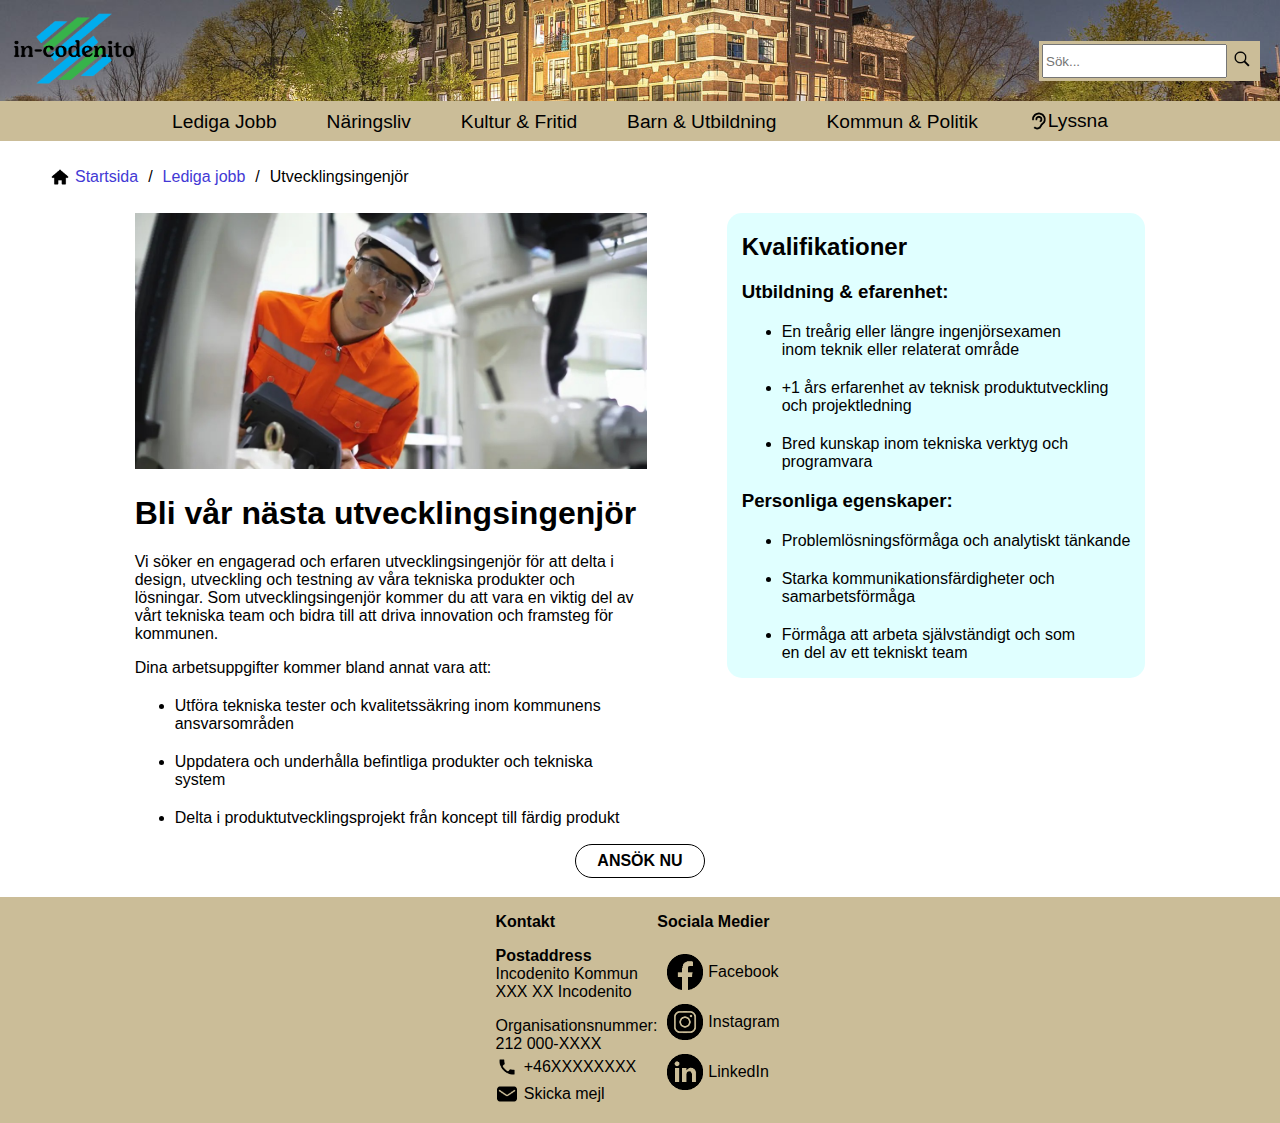
<file: Projekt/Kommunsida/utvecklingsingenjör-ledigajobb.html>
<!DOCTYPE html>
<html lang="sv">

<head>
    <meta charset="UTF-8">
    <meta name="viewport" content="width=device-width, initial-scale=1.0">
    <meta name="description" content="Sök jobbet som utvecklingsingenjör idag i In-Codenito kommun">
    <!-- Defines meta description of page -->
    <meta name="keywords" content="Utvecklingsingenjör, lediga jobb"> <!-- Defines meta keywords of page -->
    <meta name="author" content="In-Codenito"> <!-- Defines the author of page -->
    <link rel="icon" type="image/ico" href="Images/favicon.ico" sizes="16x16">
    <title>Utvecklingsingenjör - Incodenito Kommun</title>
    <link rel="stylesheet" href="style.css">
</head>

<body>
    <header>
        <div id="headerTopContainer">
            <a id="logoLink" href="index.html"><img alt="Logo" id="logo" src="Images/logotype.png"></a>
            <div id="searchBar">
                <input type="text" placeholder="Sök...">
                <a href=""><img alt="Sök" class="inlineIcon" src="icons/searchicon.png"></a>
            </div>
        </div>

        <nav>
            <a href=" ledigajobb.html">Lediga Jobb</a>
            <a href="naringsliv.html">Näringsliv</a>
            <a href="kulturochfritid.html">Kultur &amp; Fritid</a>
            <a href="barnochutbildning.html">Barn &amp; Utbildning</a>
            <a href="kommunochpolitik.html">Kommun &amp; Politik</a>
            <a id="lyssnaLink" class="inlineImgLink" href=""><img class="inlineIcon" alt="Lyssna" id="earIcon"
                    src="icons/earicon.png">Lyssna</a>
        </nav>
    </header>

    <main>
        <nav class="navOverview">
            <ul>
                <li class="inlineImgLink"><img class="inlineIcon" src="icons/homeicon.png" alt="Hem"><a
                        href="index.html">Startsida</a></li>
                <li>/</li>
                <li><a href="ledigajobb.html">Lediga jobb</a></li>
                <li>/</li>
                <li>Utvecklingsingenjör</li>
            </ul>
        </nav>

        <div id="job-info-flex-container"> <!--Flex container for the content parts of the page-->
            <article id="job-article"> <!--Information about the job-->
                <img src="Images/ledigajobb-Utvecklingsingenjör.jpg" alt="En utvecklingsingenjör i tjänst">
                <h1>Bli vår nästa utvecklingsingenjör</h1>
                <p>
                    Vi söker en engagerad och erfaren utvecklingsingenjör för att delta i design,
                    utveckling och testning av våra tekniska produkter och lösningar.
                    Som utvecklingsingenjör kommer du att vara en viktig del av vårt tekniska team
                    och bidra till att driva innovation och framsteg för kommunen.
                </P>
                <P>
                    Dina arbetsuppgifter kommer bland annat vara att:
                <ul class="job-article-list">
                    <li>Utföra tekniska tester och kvalitetssäkring inom kommunens ansvarsområden</li>
                    <li>Uppdatera och underhålla befintliga produkter och tekniska system</li>
                    <li>Delta i produktutvecklingsprojekt från koncept till färdig produkt</li>
                </ul>
                </p>
            </article>

            <aside id="job-qualifications"> <!--Qualifications listed-->
                <h2>Kvalifikationer</h2>
                <h3>Utbildning & efarenhet:</h3>
                <ul class="job-article-list">
                    <li>En treårig eller längre ingenjörsexamen <br>inom teknik eller relaterat område</li>
                    <li>+1 års erfarenhet av teknisk produktutveckling <br>och projektledning</li>
                    <li>Bred kunskap inom tekniska verktyg och <br>programvara</li>
                </ul>
                <h3>Personliga egenskaper:</h3>
                <ul class="job-article-list">
                    <li>Problemlösningsförmåga och analytiskt tänkande</li>
                    <li>Starka kommunikationsfärdigheter och <br>samarbetsförmåga</li>
                    <li>Förmåga att arbeta självständigt och som <br>en del av ett tekniskt team</li>
                </ul>
            </aside>
        </div>

        <a href="ledigajobb.html#application-form" class="job-button"><b class="text-in-job-button">ANSÖK NU</b></a>
        <br>

    </main>


    <footer>
        <section>
            <p class="footerHeading">Kontakt</p>
            <ul>
                <li class="footerSubHeading">Postaddress</li>
                <li>Incodenito Kommun</li>
                <li>XXX XX Incodenito</li>
            </ul>
            <ul>
                <li>Organisationsnummer:</li>
                <li>212 000-XXXX</li>
                <li class="footerIconLink"><img class="footerIcon" src="icons/phoneicon.png"><a class="footerLinks"
                        href="tel:XXXXXXXXXX">+46XXXXXXXX</a></li>
                <li class="footerIconLink"><img class="footerIcon" src="icons/mailicon.png"> <a class="footerLinks"
                        href="mailto:system@incodenitokommun.se">Skicka
                        mejl</a></li>
            </ul>
        </section>
        <section>
            <p class="footerHeading">Sociala Medier</p>
            <li class="footerIconLink"><a class="footerLinks" href=""><img class="footerSocialIcon"
                        src="icons/facebookicon.png">Facebook</a></li>
            <li class="footerIconLink"><a class="footerLinks" href=""><img class="footerSocialIcon"
                        src="icons/instagramicon.png">Instagram</a></li>
            <li class="footerIconLink"><a class="footerLinks" href=""><img class="footerSocialIcon"
                        src="icons/linkedinicon.png">LinkedIn</a></li>
            </ul>
        </section>

        <!--Skrolla upp till toppen knapp-->
        <button onclick="topFunction()" id="myBtn" title="Go to top">&uArr;</button>
        <script>
            // Get the button
            let mybutton = document.getElementById("myBtn");

            // When the user scrolls down 20px from the top of the document, show the button
            window.onscroll = function () { scrollFunction() };

            function scrollFunction() {
                if (document.body.scrollTop > 20 || document.documentElement.scrollTop > 20) {
                    mybutton.style.display = "block";
                } else {
                    mybutton.style.display = "none";
                }
            }

            // When the user clicks on the button, scroll to the top of the document
            function topFunction() {
                document.body.scrollTop = 0;
                document.documentElement.scrollTop = 0;
            }
        </script>
        <!---->
    </footer>
</body>
</file>
<file: Projekt/Badhus/css/style.css>
@import url('https://fonts.googleapis.com/css2?family=Hind+Siliguri:wght@400;700&family=Outfit:wght@400;700&family=Rajdhani:wght@400;700&display=swap');
/* Root Variables */
:root {
    scroll-behavior: smooth;
    --text-color: rgb(25, 3, 0);
    --background-color: rgb(255, 246, 245);
    --primary-color: rgb(1, 123, 142);
    --secondary-color: rgb(194, 216, 255);
    --accent-color: rgb(1, 244, 155);
    --primary-opacity: rgba(1, 123, 142, 0.8);
}

/* Text Selection */
::selection {
    background-color: var(--accent-color);
}

/* Body Styles */
body {
    margin: 0;
    background-color: var(--background-color);
    width: 100%;
    overflow-x: hidden;
}

/* Navbar Styles */
.navbar {
    border-bottom: 5px solid var(--primary-color);
    position: fixed;
    width: 100%;
    z-index: 2;
    height: 21vh;
    background-color: var(--background-color);
    box-shadow: 0 4px 2px -2px var(--primary-opacity);
}

.navbar a {
    text-decoration: none;
    font-size: .8vw;
    color: var(--text-color);
}

.navbar a:hover {
    text-decoration: underline;
    text-underline-offset: .4vh;
    text-decoration-color: var(--accent-color);
}

/* Toolbar Styles */
.toolbar {
    display: flex;
    flex-direction: row;
    justify-content: flex-end;
    align-items: center;
    gap: 1vw;
    height: 4vh;
    padding: 0 2vw 0 0;
    font-family: Rajdhani;
    list-style: none;
    margin: 0;
}

.toolbar li {
    padding-right: .5vw;
}

.toolbar i {
    padding-right: .3vw;
    color: var(--accent-color);
}

.toolbar-phone {
    display: none;
    text-align: center;
    position: relative;
    font-family: Rajdhani;
}

.toolbar-phone i {
    color: var(--accent-color);
}

.toolbar-phone summary {
    list-style: none;
    cursor: pointer;
    font-size: 5vw;
}

.toolbar-phone[open] summary {
    text-decoration: underline;
    text-underline-offset: 0.5vh;
    text-decoration-color: var(--accent-color);
    padding-bottom: 1vh;
    font-weight: 1000;
}

.toolbar-phone ul {
    list-style: none;
    background-color: var(--background-color);
    text-align: start;
    padding-left: 0;
    display: flex;
    flex-wrap: wrap;
    border-bottom: 4px solid var(--primary-color);
    position: absolute;
    top: 50%;
}

.toolbar-phone a {
    font-size: 4vw;
}

.toolbar-phone .opened {
    display: none;
    font-size: 5vw;
}

.toolbar-phone[open] .opened  {
    display: inline-block;
}

.toolbar-phone[open] .closed  {
    display: none;
}

.toolbar-phone li {
    padding-left: 12.5vw;
    padding-top: 2vh;
    padding-bottom: 2vh;
    width: 37.5%;
}

.toolbar-phone li:nth-child(1), .toolbar-phone li:nth-child(5), .toolbar-phone li:nth-child(2), .toolbar-phone li:nth-child(6) {
    background-color: #e9e9e9;
}

/* Scroll Anchors */
#scroll1, #scroll2, #scroll3, #scroll4, #scroll5, #scroll6, #scroll7 {
    scroll-margin-top: 30vh;
}

/* Logo Styles */
.logobar {
    width: 100%;
    height: 10vh;
    padding: 0;
}

.logofigure {
    margin: 0;
    text-align: center;
    padding-bottom: 5vh;
    margin-top: 0;
}

.logo {
    width: 14vw;
    height: auto;
}

/* Searchbar Styles */
.searchbar {
    display: flex;
    justify-content: start;
    list-style: none;
    margin-top: -20vh;
    margin-left: 4vw;
}

/* Form Styles */
.searchbar form {
    border: 1px solid var(--secondary-color);
    border-radius: 5px;
    overflow: hidden;
}

.searchbar button {
    height: 4.5vh;
    border: none;
    cursor: pointer;
    font-size: 1vw;
    background-color: var(--background-color);
}

/* Input Styles */
.searchbar input[type=text] {
    border: none;
    border-left: none;
    padding: .8vh 0 .8vh .8vw;
    font-size: 1vw;
    width: 9vw;
    color: var(--text-color);
    background-color: var(--background-color);
    font-family: Rajdhani;
}

/* Placeholder Styles */
.searchbar input[type=text]::placeholder {
    color: var(--text-color);
}

/* Focus Styles */
.searchbar input[type=text]:focus {
    outline: 0;
}

/* Focus Placeholder Styles */
.searchbar input[type=text]:focus::placeholder {
    color: transparent;
}

/* Header Bar Styles */
#headerbar {
    text-align: center;
    font-size: 1.3vw;
    height: 5vh;
    line-height: 4vh;
    position: relative;
    margin: 0;
    margin-left: -3.5vw;
    padding-top: 21vh;
    background-color: var(--primary-opacity);
}

/* Header Bar Text Styles */
#headerbar p {
    margin: 0;
    padding: 0;
    color: var(--background-color);
    font-family: Hind Siliguri;
}

/* Home Section Styles */
#homebackground {
    margin: 0;
    width: 100%;
    height: 80vh;
    object-fit: cover;
    border-bottom: 10px solid var(--primary-color);
}

#hometextcontainer {
    position: absolute;
    top: 60%;
    left: 50%;
    transform: translate(-50%, -50%);
    padding: 3vh 0 3vh 0;
    border-radius: 10px;
    background-color: var(--primary-opacity);
}

#homeheading {
    margin: 0;
    font-size: 2vw;
    text-align: center;
    padding-bottom: 2vh;
    color: var(--background-color);
    text-shadow: 2px 2px 2px var(--text-color);
    font-family: Outfit;
}

/* Home Text Container Styles */
#hometext {
    font-size: 1.1vw;
    margin: 10px 0;
    line-height: 3vh;
    word-spacing: .2vw;
    letter-spacing: .1vw;
    padding: 0 2vw 0 2vw;
    color: var(--background-color);
    text-shadow: 2px 2px 2px var(--text-color);
    font-family: Hind Siliguri;
}

/* Register Background Styles */
#registerbackground {
    margin: 20vh 0 0 0;
    width: 100%;
    height: 80vh;
    object-fit: cover;
    border-bottom: 10px solid var(--primary-color);
}

/* Register Text Container Styles */
#registertextcontainer {
    position: absolute;
    top: 60%;
    left: 50%;
    transform: translate(-50%, -50%);
    padding: 3vh 0 3vh 0;
    border-radius: 10px;
    background-color: var(--primary-opacity);
}

/* Register Heading Styles */
#registerheading {
    margin: 0;
    font-size: 2vw;
    text-align: center;
    padding-bottom: 2vh;
    color: var(--background-color);
    text-shadow: 2px 2px 2px var(--text-color);
    font-family: Outfit;
}

/* Register Text Styles */
#registertext {
    font-size: 1.1vw;
    margin: 10px 0;
    line-height: 3vh;
    word-spacing: .2vw;
    letter-spacing: .1vw;
    padding: 0 2vw 0 2vw;
    color: var(--background-color);
    text-shadow: 2px 2px 2px var(--text-color);
    font-family: Hind Siliguri;
}

/* Navigation Map Styles */
.navmap {
    display: flex;
    flex-direction: row;
    list-style-type: none;
    padding: 2vh 0 0 10vw;
    color: var(--text-color);
    font-size: 1vw;
    font-family: Hind Siliguri;
}

/* Navigation Route Styles */
.navroute a {
    text-decoration: none;
    color: var(--primary-color);
}

.navroute a:hover {
    text-decoration: underline;
}

/* Last Navigation Route Styles */
.lastnavroute a {
    text-decoration: none;
    color: var(--secondary-color);
}

.lastnavroute a:hover {
    text-decoration: underline;
}

/* Register Main Styles */
#registermain {
    background-color: var(--background-color);
    margin-bottom: 5vh;
}

/* Register Container for Message*/
.registerlistmessage {
    margin: 0 auto;
    width: 50%;
    border: 5px solid var(--primary-opacity);
    border-radius: 10px;
    margin-bottom: 10vh;
    font-family: Hind Siliguri;
}

.registerlistmessage h2 {
    padding: 5vh 7.5vw 0 7.5vw;
    font-size: 1.2vw;
    line-height: 3vh;
}

.registerlistmessage p {
    padding: 2vh 7.5vw;
    font-size: 1.2vw;
    line-height: 3vh;
}

.registerlistmessage a {
    color: var(--text-color);
    text-decoration-color: var(--text-color);
    text-underline-offset: .8vh;
}

.registerlistmessage a:hover {
    text-decoration: underline;
    text-decoration-color: var(--accent-color);
}



/* Register List Container Styles */
.registerlistcontainer ul {
    list-style-type: none;
    margin: 0;
    padding: 0;
}

.registerlistcontainer {
    margin: 0 auto;
    width: 50%;
    border: 5px solid var(--primary-opacity);
    border-radius: 10px;
    margin-bottom: 10vh;
}

.registerlistcontainer li {
    border-top: 1px solid var(--primary-opacity);
    border-top-left-radius: 10px;
    border-top-right-radius: 10px;
    padding: 1.5vh 3vw 1.5vh 3vw;
    font-size: 1.1vw;
    font-family: Hind Siliguri;
}

/* Register List Summary Styles */
.registerlistcontainer summary {
    padding-left: 1vw;
    cursor: pointer;
}

/* Register List Headings Styles */
.registerlistcontainer h1 {
    margin: 1.5vh 0 1.5vh 0;
    font-size: 2vw;
    font-family: Outfit;
    padding-left: 2vw;
}

.registerlistcontainer h2 {
    margin: 0 -3vw 0 -3vw!important;
    text-align: center;
    padding: 4vh 0 1.5vh 0;
    font-size: 1.7vw;
    font-family: Outfit;
    border-top: 1px solid var(--primary-opacity);
    border-top-left-radius: 10px;
    border-top-right-radius: 10px;
}

/* Register List Link Styles */
.registerlistcontainer a {
    color: var(--text-color);
    text-decoration: none;
}

.registerlistcontainer a:hover {
    text-decoration: underline;
    text-underline-offset: .5vh;
    text-decoration-color: var(--secondary-color);
}

/* Register Content Input Styles */
.register-content input[type=text] {
    padding: 1vh 1vw;
    width: 92%;
    display: block;
    border: 2px solid var(--secondary-color);
    background-color: var(--background-color);
    font-family: Hind Siliguri;
    margin: 2vh 0;
    color: var(--text-color);
    border-radius: 10px;
    font-size: 1vw;
}

.register-content input[type=text]:focus {
    border: 2px solid var(--primary-color);
    outline: 0;
}

/* Register Button Styles */
.registerbtn {
    background-color: var(--accent-color);
    color: var(--text-color);
    padding: 1.5vh 0;
    border: none;
    cursor: pointer;
    width: 60%;
    opacity: .9;
    font-family: Outfit;
    border-radius: 10px;
    display: block;
    margin: 0 auto;
    margin-bottom: 4vh;
    font-size: 1.2vw;
}

.registerbtn:hover {
    opacity: 1;
}

/* Info Container Styles (Continued) */
#infocontainer {
    display: flex;
    justify-content: center;
    margin-top: 10vh;
    gap: 2vw;
    width: 100%;
}

#infocontainer h4 {
    position: absolute;
    margin-top: -6vh;
    font-weight: 400;
    color: var(--text-color);
    font-size: 1.2vw;
    font-family: Outfit;
}

#infocontainer figure {
    width: 30vw;
    border: 10px solid var(--primary-color);
    outline: 20px solid var(--primary-opacity);
    border-radius: 10px;
    margin-bottom: 10vh;
    margin-top: 6vh;
}

#infocontainer img {
    width: 30vw;
    height: 40vh;
    border-bottom: 4px solid var(--primary-color);
}

#infocontainer figcaption {
    margin: 0;
    margin-top: -.7vh;
    width: 30vw;
    height: 115vh;
}

#infocontainer h2 {
    text-align: center;
    margin: 0;
    padding: 2.5vh 0 0 0;
    color: var(--text-color);
    font-size: 1.65vw;
    font-family: Outfit;
}

#infocontainer h3 {
    padding: 1.5vh 1.5vw 0 2vw;
    margin: 0;
    color: var(--text-color);
    font-size: 1.3vw;
    font-family: Outfit;
}

#infocontainer p {
    padding: 1.5vh 1.5vw 0 2vw;
    margin: 0;
    color: var(--text-color);
    font-size: 1.1vw;
    font-family: Hind Siliguri;
    line-height: 2.5vh;
}

#infocontainer a {
    color: var(--primary-color);
    text-decoration: none;
}

/* Info Container Styles (Continued) */
#infocontainer a:hover {
    text-decoration: underline;
    text-underline-offset: .8vh;
}

#slogan {
    margin: auto;
    display: block;
    margin-top: 5vh;
    width: 20vw!important;
    height: auto !important;
}

#tripadvisor {
    margin: auto;
    display: block;
    margin-top: 5vh;
    width: 25vw!important;
    height: auto !important;
}

/* Footer Styles */
footer {
    background-color: var(--primary-color);
}

.footercontainer {
    border-top: 2px solid var(--secondary-color);
    padding-bottom: 1vh;
}

.footercontainer a {
    text-decoration: none;
    color: var(--background-color);
}

.footercontainer a:hover {
    text-decoration: underline;
    text-underline-offset: .4vh;
    text-decoration-color: var(--secondary-color);
}

.footerlist {
    display: flex;
    justify-content: center;
    gap: 8vw;
    list-style-type: none;
    padding: 0;
}

.footerlist ul {
    list-style-type: none;
    padding: 0;
}

.footerlist li {
    text-align: center;
    color: var(--background-color);
    font-style: normal;
    font-size: 1.2vw;
    font-family: Hind Siliguri;
    line-height: 1.5vh;
    padding: .7vh 0 .7vh 0;
}

.footerlist h2 {
    text-align: center;
    font-size: 2.2vw;
    color: var(--background-color);
    font-family: Outfit;
}

.footerlist address {
    font-style: normal;
}

.footercontainerhr {
    left: 0;
    right: 0;
    margin-left: auto;
    margin-right: auto;
    border: none;
    background-color: var(--background-color);
    position: absolute;
    width: 60%;
    height: 2px;
}

.hourscontainer {
    padding: 1vh 0 1vh 0;
}

.hourscontainer ul {
    list-style-type: none;
    padding: 0;
    display: flex;
    justify-content: center;
    gap: 11vw;
}

.hourscontainer li {
    padding: .5vh 0 .8vh 0;
    color: var(--background-color);
    font-size: 1.1vw;
    font-family: Hind Siliguri;
    line-height: 1.5vh;
    text-align: center;
}

.hourscontainer h3 {
    padding: 2vh 0 .8vh 0;
    margin: 0 0 2vh 0;
    color: var(--background-color);
    font-size: 1.4vw;
    font-family: Outfit;
}

.hourscontainerhr {
    left: 0;
    right: 0;
    margin-left: auto;
    margin-right: auto;
    border: none;
    background-color: var(--background-color);
    position: absolute;
    width: 80%;
    height: 2px;
}

.footerlogos {
    display: flex;
    justify-content: center;
    gap: 10vw;
    text-align: center;
}

.footerlogo, .footerslogan {
    width: 20vw;
    height: auto;
}

.footericons {
    display: flex;
    justify-content: center;
    gap: 5vw;
    padding: 5vh 0 2.5vh 0;
}

.footericons a {
    color: var(--background-color);
}

.footericons a:hover {
    color: var(--secondary-color);
}

.footericons i {
    font-size: 3.5vw;
}
</file>
<file: Projekt/Badhus/css/mediaqueries.css>
/* For phones, See style.css for explanations */
@media only screen and (min-width: 0px) and (max-width: 500px) {
    .navbar {
        height: 5vh;
        padding-top: 3vh;
    }
    .toolbar {
        display: none;
    }
    .toolbar-phone {
        display: block;
    }
    .logo {
        display: none;
    }
    .searchbar {
        display: none;
    }
    .searchbar button {
        font-size: 4.5vw;
    }
    .searchbar input[type=text] {
        font-size: 5vw;
        width: 25vw;
    }
    #headerbar {
        display: none;
    }
    #homebackground,
    #registerbackground {
        border-bottom: 5px solid var(--primary-color);
        margin: 8.7vh 0 0 0;
    }
    #hometextcontainer,
    #registertextcontainer {
        width: 80%;
        top: 48.5%;
    }
    #homeheading,
    #registerheading {
        font-size: 6vw;
        padding-bottom: 0;
    }
    #hometext,
    #registertext {
        font-size: 4.5vw;
        margin: 0 5vw 0 5vw;
        line-height: 3.5vh;
    }
    .navmap {
        font-size: 5vw;
        padding: 0 0 0 7.5vw;
    }
    #infocontainer h4 {
        display: none;
    }
    #infocontainer {
        gap: 0;
        margin-top: 3vh;
        flex-direction: column;
    }
    #infocontainer figure {
        border: 5px solid var(--primary-color);
        outline: 7px solid var(--primary-opacity);
        width: 70%;
        margin-bottom: 5vh;
    }
    #infocontainer img {
        width: 100%;
        height: 30vh;
    }
    #infocontainer figcaption {
        height: fit-content;
        width: 90%;
        margin-bottom: 10vh;
    }
    #infocontainer h2 {
        font-size: 6vw;
        white-space: nowrap;
    }
    #infocontainer p {
        font-size: 5vw;
        padding-left: 3vw;
        line-height: 3.5vh;
    }
    #infocontainer h3 {
        font-size: 5.5vw;
        white-space: nowrap;
    }
    #infocontainer a {
        text-align: center;
        display: block;
        padding: 5vh 0 0 0;
    }
    #infocontainer a:hover {
        text-underline-offset: 0.25vh;
    }
    #remove,
    #slogan,
    #tripadvisor {
        display: none;
    }
    .registerlistmessage {
        width: 70%;
    }
    .registerlistmessage h2 {
        font-size: 4.5vw;
        line-height: 2.8vh;
    }
    .registerlistmessage p {
        font-size: 4vw;
        line-height: 2.8vh;
    }
    .registerlistcontainer {
        width: 70%;
    }
    .registerlistcontainer li {
        font-size: 5vw;
        padding: 1.2vh 1vw 1.2vh 1vw;
        line-height: 3.5vh;
    }
    .registerlistcontainer h1 {
        font-size: 6vw;
        margin: 1vh 0 1vh 0;
    }
    .registerlistcontainer h2 {
        font-size: 5vw;
    }
    .register-content input[type=text] {
        font-size: 3vw;
    }
    .registerbtn {
        font-size: 4vw;
    }
    .footerlist li {
        font-size: 7vw;
        line-height: 4.5vh;
    }
    .footerlist h2 {
        font-size: 8vw;
    }
    .hourscontainer ul {
        gap: 0;
    }
    .hourscontainer li {
        font-size: 5vw;
        line-height: 3vh;
    }
    .hourscontainer h3 {
        font-size: 7vw;
    }
    .footerlogo,
    .footerslogan,
    .hourscontainerhr {
        display: none;
    }
    .footericons i {
        font-size: 10vw;
    }
    .footerlist,
    .hourscontainer ul {
        flex-direction: column;
        gap: 0;
    }
}

/* For Tablets, See style.css for explanations */
@media only screen and (min-width: 501px) and (max-width: 900px) {
    .navbar a {
        font-size: 1.7vw;
    }
    .logo {
        width: 30vw;
    }
    .searchbar button {
        font-size: 2.1vw;
    }
    .searchbar input[type=text] {
        font-size: 2.1vw;
        width: 15vw;
    }
    #headerbar {
        font-size: 2vw;
        line-height: 4.5vh;
    }
    #hometextcontainer,
    #registertextcontainer {
        width: 80%;
    }
    #homeheading,
    #registerheading {
        font-size: 3.5vw;
        padding-bottom: 0;
    }
    #hometext,
    #registertext {
        font-size: 2.7vw;
        padding: 0 5vw 0 5vw;
    }
    .navmap {
        font-size: 2.3vw;
        padding: 0 0 0 10vw;
    }
    #infocontainer h4 {
        font-size: 2.3vw;
        margin-top: -1.5vh;
    }
    #infocontainer {
        margin-top: 3vh;
        gap: 0;
    }
    #infocontainer figure {
        border: 5px solid var(--primary-color);
        outline: 7px solid var(--primary-opacity);
        width: 70%;
        margin-bottom: 5vh;
    }
    #infocontainer img {
        width: 100%;
        height: 25vh;
    }
    #infocontainer figcaption {
        height: 105vh;
    }
    #infocontainer h2 {
        font-size: 2.7vw;
    }
    #infocontainer h3 {
        font-size: 2.2vw;
    }
    #infocontainer p {
        font-size: 1.8vw;
    }
    #remove,
    #tripadvisor {
        display: none;
    }
    #slogan {
        width: 25vw!important;
        height: auto !important;
        margin-top: 2vh;
    }
    .registerlistmessage {
        width: 60%;
    }
    .registerlistmessage h2 {
        font-size: 3vw;
        line-height: 2.5vh;
    }
    .registerlistmessage p {
        font-size: 2.5vw;
        line-height: 2.5vh;
    }
    .registerlistcontainer li {
        font-size: 1.9vw;
    }
    .registerlistcontainer h2 {
        font-size: 2.5vw;
        margin: 1vh 0 1vh 0;
    }
    .registerbtn {
        font-size: 2.4vw;
    }
    .footerlist li {
        font-size: 2.4vw;
    }
    .footerlist h2 {
        font-size: 4.3vw;
    }
    .hourscontainer ul {
        gap: 3vw;
    }
    .hourscontainer li {
        font-size: 2.1vw;
    }
    .hourscontainer h3 {
        font-size: 3.4vw;
    }
    .footerlogo,
    .footerslogan {
        width: 35vw;
    }
    .footericons i {
        font-size: 5vw;
    }
}

/* For Laptops, see style.css for explanations */
@media only screen and (min-width: 901px) and (max-width: 1100px) {
    .navbar a {
        font-size: 1.5vw;
    }
    .logo {
        width: 20vw;
    }
    .searchbar button {
        font-size: 1.7vw;
    }
    .searchbar input[type=text] {
        width: 11vw;
        font-size: 1.7vw;
    }
    #headerbar {
        font-size: 1.5vw;
        line-height: 4.5vh;
    }
    #hometextcontainer,
    #registertextcontainer {
        width: 60%;
    }
    #homeheading,
    #registerheading {
        font-size: 2.7vw;
        padding-bottom: 0;
    }
    #hometext,
    #registertext {
        font-size: 2vw;
        padding: 0 5vw 0 5vw;
    }
    .navmap {
        font-size: 2vw;
        padding: 0 0 0 10vw;
    }
    #infocontainer h4 {
        font-size: 2vw;
        margin-top: -3vh;
    }
    #infocontainer {
        margin-top: 5vh;
    }
    #infocontainer h2 {
        font-size: 2.3vw;
    }
    #infocontainer h3 {
        font-size: 1.9vw;
    }
    #infocontainer p {
        font-size: 1.6vw;
    }
    #tripadvisor {
        display: none;
    }
    .registerlistcontainer li {
        font-size: 1.5vw;
    }
    .registerlistcontainer h2 {
        font-size: 2vw;
        margin: 1vh 0 1vh 0;
    }
    .registerbtn {
        font-size: 2vw;
    }
    .footerlist li {
        font-size: 1.8vw;
    }
    .footerlist h2 {
        font-size: 3.7vw;
    }
    .hourscontainer li {
        font-size: 1.8vw;
    }
    .hourscontainer h3 {
        font-size: 2vw;
    }
    .footerlogo,
    .footerslogan {
        width: 35vw;
    }
}
</file>
<file: Projekt/Kommunsida/style.css>
:root {
    /* <--- Color variables for the page */
    --primary-color: #CBBD98;
    /* <--- Light beige */
    --secondary-color: #8B8852;
    /* <--- Dark brown/beige */
    --accent-color: #A44040;
    /* <--- Red */
    --background-color: #FFFFFF;
    /* <--- White */
    --text-color: #000000;
    /* <--- Black */
    --link-color: #4339d5;
    /* <--- Darker blue */
}

/* font förslag, poppins */
@import url('https://fonts.googleapis.com/css2?family=Poppins:wght@100;200;300;400;500;600;700&family=Qwigley&display=swap');

/* #region GENERELLA RULES */
*::selection {
    /* <--- For all items when selected  */
    background-color: var(--link-color);
    color: var(--background-color);
}

html {
    scroll-behavior: smooth;
}

body {
    font-family: poppins, sans-serif;
    /* mhattias font förslag */
    overflow-y: visible;
    overflow-x: hidden;
    margin: 0px;
    padding: 0px;
    width: 100%;
    min-height: 100vh;
    display: flex;
    flex-direction: column;
    align-items: center;
}

main {
    display: flex;
    flex-direction: column;
    width: 100%;
}

.centerText {
    text-align: center;
}



.navOverview ul {
    display: flex;
    flex-direction: row;
    list-style-type: none;
    max-height: fit-content;
}

@media screen and (max-width: 1024px) {
    .navOverview ul {
        padding: 0;
    }
}

.navOverview li {
    padding: 5px;
    display: flex;
    align-items: center;
    justify-content: center;
}

.kommunensHistoriaImg {
    max-width: 100%;
    max-height: 100%;
}

.inlineIcon {
    max-width: 20px;
    padding: 5px;
}

.inlineImgLink {
    display: flex;
    align-items: center;
    margin: 0px;
}

.inlineImgLink a {
    color: var(--link-color);
    font-size: 16px;
    font-weight: normal !important;
}

/* #endregion */



/* #region HEADER & FOOTER RULES */

#logo {
    max-width: 100%;
    padding: 10px !important;
}

#logoLink {
    max-width: 10%;
}


header {
    background-image: url("Images/kommunheader.jpg");
    background-size: cover;
    width: 100%;
    max-height: fit-content;
    margin: 0px;
    padding: 0px;
    background-color: var(--background-color);
    display: flex;
    flex-direction: column;
    align-content: center;
    align-items: center;
}

header h1 {
    display: inline;
    font-size: 2vw;
}

#headerTopContainer {
    display: flex;
    flex-direction: row;
    justify-content: space-between;
    align-items: flex-end;
    width: 100vw;
}

#searchBar {
    background-color: var(--primary-color);
    border: solid 3px var(--primary-color);
    display: flex;
    justify-content: center;
    margin: 20px;
}

header nav {
    display: flex;
    justify-content: center;
    align-items: center;
    background-color: var(--primary-color);
    width: 100%;
    height: 40px;
}

header nav a {
    font-size: 1.2rem;
    height: 20px;
    color: var(--text-color);
    text-decoration: none;
    padding: 10px 25px;
}

header nav a:hover {
    background-color: var(--background-color);
}

footer {
    background-color: var(--primary-color);
    color: var(--text-color);
    width: 100%;
    max-height: fit-content;
    display: flex;
    justify-content: center;
    bottom: 0px;
    margin-top: auto;
}

footer li {
    display: block;
    text-decoration: none;
    list-style-type: none;
}

footer ul {
    padding: 0px;
}

footer div {
    padding: 1% 5%;
}

.footerHeading {
    font-weight: 700;
}

.footerSubHeading {
    font-weight: 700;
}

.footerIcon {
    max-width: 20px;
    padding: 1%;
}

.footerSocialIcon {

    max-width: 36px;
    padding: 5px;
}

.footerLinks {
    display: flex;
    align-items: center;
    text-decoration: none;
    padding: 0px 5px;
    color: var(--text-color);
}

.footerIconLink {
    display: flex;
    align-items: center;
    padding: 2px 0px;
}

#earIcon {
    max-width: 20px;
    padding: 0px;
}

/* #endregion */

/* #region Navigation center rules */

#navigation-center {
    width: 80%;
    display: flex;
    flex-direction: row;
    justify-content: center;
    flex-wrap: wrap;
}

.navigation-center-article {
    aspect-ratio: 1 / 1;
    width: 25%;
    background-color: var(--secondary-color);
    background-color: lightskyblue;
    margin: 10px;
    border-radius: 5px;

}

@media screen and (max-width: 1024px) {
    #navigation-center {
        width: 60%;
        flex-direction: column;
        align-items: center;
    }

    .navigation-center-article {
        aspect-ratio: 1 / 1;
        width: 100%;
        background-color: var(--secondary-color);
        background-color: lightskyblue;
        margin: 10px;

    }
}

.navigation-center-article:hover {
    box-shadow: 0px 0px 10px #000000;
}

.nav-article-link {
    width: 100%;
    height: 100%;

    display: flex;
    flex-direction: column;
    justify-content: center;
    align-items: center;
    flex-wrap: wrap;
}

.nav-icon-background {
    background-color: white;
    position: relative;
    border-radius: 100px;
    width: 40%;
    height: 40%;

    display: flex;
    flex-direction: column;
    justify-content: center;
    align-items: center;
}

.navigation-center-icon {
    width: 60%;
}

.navigation-center-button {
    width: 8em;
    height: 2.5em;
    margin: 20px auto;

    background-color: white;
    color: #000000;
    border-radius: 5px;
    border-width: 1.5px;

    text-align: center;
    cursor: pointer;

    display: flex;
    flex-direction: column;
    justify-content: center;
    align-items: center;
}

.navigation-center-button-text {
    font-size: 16px;
    font-weight: bold;
}

/* #endregion */


/* #region KOMMUN & POLITIK RULES */

#kommun-politik-startsida {
    display: flex;
    flex-direction: column;
    width: 100%;
}

#mainContentKP {
    margin: auto;
    display: flex;
    flex-direction: column;
    align-items: center;
    justify-content: center;
    width: 80%;
}

.figureKP {
    border: 1px #6e6e6e solid;
    display: flex;
    flex-flow: column;
    margin: auto;
}

.figCaptionKP {
    background-color: #222;
    color: #fff;
    font: italic smaller sans-serif;
    padding: 3px;
    text-align: center;
}

#kontaktVerksamheter {
    display: flex;
    flex-wrap: wrap;
    align-items: center;
    justify-content: center;
}

.verksamhet {
    max-width: fit-content;
}

.verksamheterRow {
    display: flex;
    flex-direction: row;
    justify-content: center;
}

.sideBySide {
    display: flex;
    flex-direction: row;
    justify-content: center;
}

.screenHundred {
    width: 100%;
    margin: 10px;
}

.screenSeventy {
    width: 70%;
    margin: 10px;
}

.screenFifty {
    width: 50%;
    margin: 10px;
}

.screenThirty {
    width: 30%;
    margin: 10px;
}

.screenTwenty {
    width: 20%;
    margin: 10px;
}

.blockElement {
    display: block;
}

.verksamhet,
.verksamhet p,
.verksamhet h4 {
    margin: 10px 0px;
    display: flex;
    flex-direction: column;
    justify-content: center;
    align-items: center;
}

.verksamhet img {
    border: thin white;
    border-radius: 15px;
    padding: 5px;
    max-width: 200px;
    min-width: 100px;
    min-height: 100px;
}

.kommunStyrelsen {
    color: var(--text-color);
    padding: 5px;
    display: flex;
    flex-direction: row;
    align-items: center;
    background-color: var(--primary-color);
}

.kommunStyrelsen:nth-child(1) {
    border: thin white;
    border-radius: 10px 10px 0px 0px;
}

.kommunStyrelsen:nth-last-of-type(1) {
    border: thin white;
    border-radius: 0px 0px 10px 10px;
}

.kommunStyrelsen:nth-child(2n) {
    background-color: var(--secondary-color);
}

.kommunStyrelsen p {
    padding: 0px 10px;
}

.kommunStyrelsen img {
    padding: 5px;
    max-width: 96px;
    max-height: 96px;
}

.inlineSection {
    display: flex;
}

.flexLeft {
    display: flex !important;
    justify-content: flex-start !important;
}

.centerColumn {
    display: flex;
    flex-direction: column;
    align-items: center;
}

.centerRow {
    display: flex;
    flex-direction: row;
    align-items: center;
}

.circularSquare {
    border-top-left-radius: 50% 50%;
    border-top-right-radius: 50% 50%;
    border-bottom-right-radius: 50% 50%;
    border-bottom-left-radius: 50% 50%;
}

#forvaltningar {
    display: flex;
    justify-content: center;
    width: 90%;
    height: fit-content;
    padding: 0;
}

#forvaltningar ul {
    margin: 0px;
    height: 100%;
}

#forvaltningarLista li {
    display: flex;
    align-items: center;
    list-style-type: none;
    box-shadow: 0px 0px 2px 0px black inset;
    background-color: var(--accent-color);
    height: calc(100%/7);
}

#forvaltningarLista a {
    color: var(--background-color);
}

#forvaltningar button {
    text-decoration: underline;
    min-height: 100%;
    min-width: 100%;
    height: max-content;
    border: none;
    background: none;
    color: var(--background-color);
}

#forvaltningar button:hover {
    color: var(--text-color);
    cursor: pointer;
}



#forvaltningarInfo {
    font-size: 80%;
    border: solid 1px black;
    width: 60%;
    min-height: 300px;
    padding: 10px;
}

#forvaltningarInfo h4,
#forvaltningsNamn,
#orgInfo,
#antalAnstallda {
    margin: 8px;
}

/* #endregion */










/* #region MAIN CONTENT PÅ STARTSIDA / Mhattias del */

.kommun-startsida {
    display: flex;
    flex-direction: column;
    align-items: center;
    width: 100%;

}

.hero {
    background-image: url(../Kommunsida/Images/city-map-4320755_1280.png);
    background-position: top;
    background-blend-mode: multiply;
    /* background-repeat: no-repeat; */
    background-attachment: local;
    display: flex;
    flex-direction: column;
    align-items: center;
    justify-content: center;
    text-align: center;
    min-height: 25vh;
    width: 80%;
    margin: 20px auto;
    padding: 10px;
    background-color: var(--background-color);
    border: solid #626429;
}

/* AKTUELL SECTION */

.aktuellt-section {
    border-top: solid 4px var(--accent-color);
    padding-top: 40px;
    padding-bottom: 30px;
    padding-left: 10px;
    padding-right: 10px;
    display: grid;
    align-items: center;
    text-align: center;
    gap: 155px;
    grid-template-columns: 1fr 1fr;
    max-width: 800px;
    background-color: var(--background-color);
}

.aktuellt-section article img {
    max-width: 70%;
}

.nyhets-flöde {
    border-bottom: solid var(--secondary-color);
    background-color: var(--background-color-color);
    height: 400px;
}

/* LÄNKAR TILL BADHUS/FRITIDSGÅRD */



.container {
    display: flex;
    justify-content: center;
    align-items: center;
    flex-wrap: wrap;
    gap: 40px;
    max-width: 100%;
    border-top: solid var(--accent-color);
}

.stacked {
    display: grid;
}

.stacked>* {
    grid-column: 2 / 2;
}

.card {
    border-radius: 5px;
    border: solid 1px #9c774a;
    aspect-ratio: 1 / 1.4;
}

.card-content {
    background: var(--primary-color);
    align-self: end;
    margin: .5rem;
    box-shadow: 0 .25rem 0.5rem rgb(0, 0, 0);
    border-radius: 5px;
    display: flex;
    justify-content: center;
    align-items: center;
    flex-direction: column;
    overflow: hidden;
}

.card-content h2,
.card-content p {
    text-decoration: none;
    color: var(--text-color);
    text-decoration: none;
}

a {
    color: var(--link-color);
    text-decoration: none;
}

.card-img {
    width: 300px;
    aspect-ratio: 1/1;
    object-fit: cover;
}

.card-titel {
    font-size: 2rem;
    margin-left: 5px;
    color: var(--accent-color);
}

.card-price {
    font-size: large;
    margin-left: 5px;
}

#twoCards {
    text-align: center;
}

/* #endregion */


/* #region  EFFEKTER */

.card:hover {
    transform: scale(1.05);
    transition: transform 0.4s ease-in;
}

/* #endregion */

/* #region  MEDIA QUERIES YO*/

@media screen and (max-width: 650px) {


    header nav a,
    .inlineImgLink,
    footer {
        font-size: 12px !important;
        align-items: baseline;
    }

    .hideAt650 {
        display: none;
    }

    .blockAt650 {
        display: flex;
        flex-direction: column;
        justify-content: center;
        align-items: center;
    }

    .centerTextAt650 {
        text-align: center;
    }

    /* CARD QUERY */
    .container {
        gap: 0px;
    }

    .card-content {
        margin: 0;
    }

    .card-content h2,
    .card-content p {
        text-decoration: none;
        color: var(--text-color);
        text-decoration: none;
        font-size: 1.2rem;
    }

    .card-img {
        width: 260px;
        object-fit: cover;
    }

    /* NYHETER QUERY */
    .aktuellt-section {
        gap: 15px;
        grid-template-columns: 1fr;
        max-width: 450px;
        margin: 0 auto;
    }

    .aktuellt-section article p {
        font-size: 0.9rem;
        font-weight: 500;
    }

    article.verksamhet {
        padding: 10px;
    }

    #earIcon {
        width: 12px !important;
        padding: 0px;
    }

}

/* #endregion  */

/* MAIN BUTTON STYLE */
.k-btn {
    display: inline-block;
    margin: 4px;
    cursor: pointer;
    border: 2px solid var(--accent-color);
    background-color: var(--primary-color);
    border-radius: 5px;
    padding: 10px 20px;
    text-align: center;
    text-decoration: none;
    font-family: 'Poppins', sans-serif;
    font-weight: bold;
    color: var(--text-color);
}

/*#region Job offers*/

/*text at beginning of page*/
#job-details {
    width: fit-content;
    text-align: center;
    margin: auto;
}

/*Container with job offerings*/
.flex-container-jobs {
    background-color: var(--background-color);

    display: flex;
    justify-content: center;
    flex-direction: row;
    flex-wrap: wrap;

    width: 70%;
    height: auto;
    margin: auto;
}

/*Individual containers with job offerings*/
.job-offer-box {
    width: 250px;
    height: 300px;
    margin: 2% 2% 2% 2%;

    overflow: hidden;
    position: relative;

    border-radius: 5px;
    box-shadow: 0px 0px;
    transition-property: box-shadow;
}

.job-offer-box:hover {
    box-shadow: 0px 0px 10px #000000;
}

.job-offer-name {
    color: white;
    background-color: var(--secondary-color);
    border-radius: 5px;

    margin: 5% 0 0 5%;
    position: absolute;
    z-index: 2;
    top: 0;
}

/*First kind of positioning rules for images in job offerings*/
.job-offer-img-kind-1 {
    width: fit-content;
    height: 100%;

    position: absolute;
    z-index: 1;
    top: 0;
}

/*Second kind of positioning rules for images in job offerings*/
.job-offer-img-kind-2 {
    width: fit-content;
    height: 80%;

    position: absolute;
    z-index: 1;
    top: 0;
    left: -15%;
}

/*White square that contains buttons*/
.button-section {
    background-color: var(--secondary-color);

    width: 100%;
    height: 25%;

    position: absolute;
    z-index: 2;
    bottom: 0;

    display: flex;
    flex-direction: column;
    align-items: center;
    justify-content: center;
}

/*Buttons in job-offer-box*/
.job-button {
    width: 8em;
    height: 2em;
    margin: 1px auto 1px auto;

    background-color: white;
    color: #000000;
    border-color: #000000;
    border-radius: 25px;
    border-style: solid;
    border-width: 1.3px;
    cursor: pointer;

    display: flex;
    flex-direction: column;
    align-items: center;
    justify-content: center;

}

/*The text in the buttons in the job offer*/
.text-in-job-button {
    text-align: center;
    font-size: 16px;
    font-weight: bold;
}

/*#endregion*/

/*#region Job application form*/

/*Header of form*/
#h2-form {
    margin: 60px 0 0 0;
    width: 90%;
}

/*Container for the form*/
#application-form {
    width: fit-content;
    margin: 0 auto 50px auto;
    position: relative;
}

#img-1-application-form {
    position: absolute;
    width: 40%;
    right: -50%;
    top: 35%;
}

#img-2-application-form {
    position: absolute;
    width: 40%;
    left: -50%;
    top: 35%;
}

@media screen and (max-width: 1024px) {
    #application-form {
        width: 80%;
        max-width: 700px;
        display: inline;
        margin: 0 auto 50px auto;
    }
}

/*Division cotaining the grid in the form*/
#formgrid {
    background-color: #CBBD98;
    background-color: var(--secondary-color);
    border-radius: 5px;

    display: inline-grid;
    grid-template-columns: auto auto;
    grid-template-rows: repeat(11, auto);
    gap: 10px;
    padding: 10px;
}

/*Styles for the input boxes in the form*/
.job-application-input {
    padding: 12px 20px;
    margin: 8px 0;
    display: inline-block;
    border: 1px solid black;
    border-radius: 5px;
    box-sizing: border-box;
}

/*Placement of the inputs in the grid*/
#fname {
    grid-area: 1 / 1 / 2 / 2;
}

#lname {
    grid-area: 1 / 2 / 2 / 3;
}

#adress {
    grid-area: 2 / 1 / 3 / 3;
}

#postalcode {
    grid-area: 3 / 1 / 4 / 2;
}

#city {
    grid-area: 3 / 2 / 4 / 3;
}

#email {
    grid-area: 4 / 1 / 5 / 2;
}

#phone-number {
    grid-area: 4 / 2 / 5 / 3;
}

#label-profession {
    grid-area: 5 / 1 / 6 / 3;
}

#profession {
    grid-area: 6 / 1 / 7 / 3;
    height: 40px;
}

#label-CV-file {
    grid-area: 7 / 1 / 8 / 2;
}

/*Position for submit-file button*/
#CV-file {
    grid-area: 7 / 2 / 8 / 3;
}

#label-PB-file {
    grid-area: 8 / 1 / 9 / 2;
}

/*Position for submit-file button*/
#PB-file {
    grid-area: 8 / 2 / 9 / 3;
}

#message {
    grid-area: 9 / 1 / 11 / 3;
    resize: none;
}

#submit-button {
    grid-area: 11 / 2 / 11 / 3;
}

/*Mobile version of form with only one column*/
@media screen and (max-width: 1024px) {

    /*Declaring the grid for the form*/
    #formgrid {
        width: 95%;
        max-width: 700px;
        margin: 0 auto;
        grid-template-columns: auto;
        grid-template-rows: repeat(15, auto);
    }

    /*Placement of the inputs in the grid*/
    #fname {
        grid-area: 1 / 1 / 2 / 2;
    }

    #lname {
        grid-area: 2 / 1 / 3 / 2;
    }

    #adress {
        grid-area: 3 / 1 / 4 / 2;
    }

    #postalcode {
        grid-area: 4 / 1 / 5 / 2;
    }

    #city {
        grid-area: 5 / 1 / 6 / 2;
    }

    #email {
        grid-area: 6 / 1 / 7 / 2;
    }

    #phone-number {
        grid-area: 7 / 1 / 8 / 2;
    }

    #label-profession {
        grid-area: 8 / 1 / 9 / 2;
    }

    #profession {
        grid-area: 9 / 1 / 10 / 2;
        height: 40px;
    }

    #label-CV-file {
        grid-area: 10 / 1 / 11 / 2;
    }

    /*Position for submit-file button*/
    #CV-file {
        grid-area: 11 / 1 / 12 / 2;
    }

    #label-PB-file {
        grid-area: 12 / 1 / 13 / 2;
    }

    /*Position for submit-file button*/
    #PB-file {
        grid-area: 13 / 1 / 14 / 2;
    }

    #message {
        grid-area: 14 / 1 / 15 / 2;
        resize: none;
        height: 40px;
    }

    #submit-button {
        grid-area: 15 / 1 / 16 / 2;
    }

    #searchBar {
        display: none;
    }

    #earIcon {
        width: 16px;
        padding: 0px;
    }

    #lyssnaLink {
        display: flex;
        align-items: center;
    }
}

/*Style for submit-file buttons*/
#CV-file::file-selector-button,
#PB-file::file-selector-button {
    width: 20%;
    aspect-ratio: 3 / 0.8;
    background-color: white;
    color: #000000;
    border-radius: 25px;
    border-width: 1.5px;
    text-align: center;
    font-size: 12px;
    font-family: 'Poppins';
    cursor: pointer;
}

/*Style for Submit form button*/
#submit-button {
    justify-items: center;
    width: 40%;
    aspect-ratio: 4 / 1;
    margin: 1px auto 1px auto;
    background-color: white;
    color: #000000;
    border-radius: 25px;
    border-width: 1.5px;
    border-style: solid;
    text-align: center;
    font-size: 14px;
    font-weight: bold;
    cursor: pointer;
}

/*#endregion*/


/*#region Style for job information pages*/
#job-info-flex-container {
    display: flex;
    justify-content: center;
    flex-direction: row;
    flex-wrap: wrap;
}

#job-article {
    width: 40vw;
}

#job-article img {
    width: 40vw;
}

#job-qualifications {
    background-color: lightcyan;
    border-radius: 15px;

    height: fit-content;
    width: fit-content;
    padding: 0 15px;
    margin-left: 80px;
}

/*Creates line breaks in lists in job articles*/
.job-article-list li {
    margin-top: 20px;
}

#to-form-button {
    display: block;
    /*The button wouldn't be centered with margin without this*/
    margin: 20px auto;

    background-color: white;
    color: #000000;
    border-radius: 25px;
    border-width: 1.5px;

    text-align: center;
    font-size: 16px;
    font-weight: bold;

    cursor: pointer;
}

/*Skrolla upp till toppen knapp*/
#myBtn {
    display: none;
    position: fixed;
    bottom: 20px;
    right: 30px;
    z-index: 99;
    font-size: 18px;
    border: none;
    outline: none;
    background-color: grey;
    color: white;
    cursor: pointer;
    padding: 10px;
    border-radius: 4px;
    font-weight: bold;
    font-size: 35px;
}

#myBtn:hover {
    background-color: #555;
}

/*-----------------------------*/

/*Mobile version of site*/
@media screen and (max-width: 1024px) {

    header nav a,
    .inlineImgLink {
        font-size: 14px;
        align-items: baseline;
        padding: 7px 5px;
    }

    header nav {
        height: 34px;
    }

    .hideAt1024 {
        display: none;
    }

    .blockAt1024 {
        display: flex;
        flex-direction: column;
        align-items: center;
    }

    .verksamhet img {
        max-width: 20vw;
    }

    #mainContentKP h4,
    #mainContentKP p {
        font-size: 14px;
    }

    .verksamhet p {
        font-size: 14px;
        margin: 2px 0px;
    }

    #forvaltningar ul {
        width: 100%;
        padding: 0px;
    }

    #forvaltningar li {
        padding: 0px 10px;
        min-height: 35px;
    }

    #forvaltningarLista {
        width: 100%;
    }

    #forvaltningarInfo .inlineImgLink {
        align-items: center;
    }

    #forvaltningarInfo {
        width: 95%;
        padding: 5px;
    }

    #job-info-flex-container {
        justify-content: flex-start;
        align-items: center;
        flex-direction: column;
    }

    #job-article {
        width: 90%;
        margin: 0 5%;
    }

    #job-article img {
        width: 100%;

    }

    #job-qualifications {
        margin: 15px 5%;
    }

    #to-form-button {
        aspect-ratio: 8 / 2;
        margin: 10px auto 20px;
    }
}

/*#endregion*/
</file>
<file: Projekt/Kommunsida/barnochutbildning/style.css>
:root {
    --primary-color: #CBBD98;
    --secondary-color: #8B8852;
    --accent-color: #A44040;
    --background-color: #FFFFFF;
    --text-color: #000000;
}

.mainSkolor{
    width: 100%;
}

.skolwrapper{
    display: flex;
    flex-wrap: wrap;
    width: 80%;
    margin: auto;
}

/*----------------Navigation styling börjar här--------------*/
.navskolor{     /*Container för navigationen*/
    width: 90%;
    display: flex;
    flex-wrap: wrap;
    justify-content: space-around;
    margin: auto;
}

.navbildcontainer{  /*Container för bilderna till navigationen*/
    width: 120px;
    height: 90px;
    position: relative;
}

.navbild{       /*Bilden ska fylla hela containern som den är i*/
    width: 120px;
    height: 90px;
    object-fit: cover;
    border-radius: 20px;
}

.skollank{          /*Container för bilden och länktexten*/
    width: 120px;
    height: 90px;
    margin-right: 10px;
    margin-left: 10px;
    margin-bottom: 10px;
    text-align: center;
    border-radius: 20px;
}

.navtext{           /*Placera länktexten i en container och ge den en bakgrundsfärg*/
    width: 100%;    
    height: 30px;
    background-color: #000000;
    position: absolute;     /*Placera containern i mitten*/
    top: 50%;
    left: 50%;
    transform: translate(-50%, -50%);
}

.navskolor a{       /*Styla länkarna*/
    color: #FFFFFF;
    font-weight: bold;
    position: absolute;     /*Och placera de i mitten*/
    top: 50%;
    left: 50%;
    transform: translate(-50%, -50%);
    font-size: 1.1em;
}

.navskolor a:hover{
    color:#CBBD98;
}
/*------------------------Navigation styling slutar här-------------*/

.titelSkola{
    width: 100%;
    text-align: center;
}

.skolbildcontainer{
    width: 90%;
    margin: auto;
}

#skolvideo{
    width: 100%;
    margin:auto;
}

.skolbild{
    width: 100%;
    object-fit: contain;
    border-radius: 15px;
}

@media screen and (min-width: 1000px){   /*Layout för stora skärmar*/
    .skolbildcontainer{
        width: 50%;
        margin: 0;
    }
    
    .infoSkola{
        width: 40%;
        margin: auto;
    }

    #skolstartsida{
        width: 80%;
    }
}
</file>
<file: Projekt/Kommunsida/naringsliv.css>
:root {
    --primary-color: #CBBD98;
    --secondary-color: #8B8852;
    --accent-color: #A44040;
    --background-color: #FFFFFF;
    --text-color: #000000;
}

.mainNaringsliv{
    width: 100%;
}

.naringslivwrapper{
    display: flex;
    flex-wrap: wrap;
}

.titelNaringsliv{
    width: 100%;
    text-align: center;
}

#infoNaringsliv{
    /*margin: 10px;*/
    width: 80%;
    margin: auto;
}

#formNaringsliv{
    display: flex;  
    margin: auto;                     
}

#formForEvents{
    padding-right: 50px;
}

/*--------------------Dropdownrutorna med företagsinfo--------------------*/
details summary {           /*Rubrikerna i företag dropdown ska ha en muspekare on hover*/
    cursor: pointer;
}

summary::marker {
    color: #A44040;
}

.foretag{
    position: relative;
    width: 80%;
    margin: auto;
    padding-bottom: 50px;
}

.foretagTitel{          /*Titeln ska centreras*/
    text-align: center;
}

.summaryTitle{
    /*background-color: #8B8852;
    color: #FFFFFF;*/
    border: 3px solid #A44040;
    border-radius: 10px;
    width: 30%;
    height: 25px;
    padding-top: 5px;
    padding-left: 10px;
}

.detailsBox{
    margin-left: 5px;
    margin-right: 5px;
}

#startup{
    margin-right: auto;
    position: absolute;
    top: 50px;
    left: 0;
}

#utveckla{
    margin: auto;
    position: absolute;
    top: 50px;
    left: 0;
    right: 0;
}

#etablera{
    margin-left: auto;
    position: absolute;
    top: 50px;
    right: 0;
}

.imgForetag{
    width: 480px;
    float: left;
    margin-right: 20px;
    margin-bottom: 5px;
}
/*-------------------------------------------------------------------------*/

/*---------------Formulärens styling---------------------------------------*/
.open-button {
  background-color: #555;
  color: white;
  padding: 16px 20px;
  border: none;
  border-radius: 10px;
  font-size:1em;
  cursor: pointer;
  width: 180px;
}

.form-popup {
  display: none;
  position: fixed;
  max-width: 680px;
  top: 50%;                 /*Formuläret ska vara i mitten av skärmen*/
  right: 0;                 /*hela tiden*/
  left: 0;
  margin: 0 auto;
  border: 3px solid #f1f1f1;
  transform: translateY(-50%);
  z-index: 2;                   /*och ligga ovanpå andra element*/
  /*box-shadow: 0 10px 20px 20px #ccc;*/
}

.form-container {
  background-color: white;
  height: 400px;
  padding: 10px;
  overflow: scroll;
}

.form-container input[type=text], .form-container input[type=number], .form-container[select] {
  width: 96%;
  padding: 4px;
  margin: 5px 0 12px 0;
  /*border: none;*/
  background: #f1f1f1;
}

#mN{            /*suddig bakgrund som täcker hela sidan men inte formuläret*/
    display:none;
    background: rgba(0, 0, 0, 0.3);
    backdrop-filter: blur(6px);
    top:0;
    left:0;
    position: fixed;
    width:100%;
    height:100%;
    z-index:1;
}
/*-------------------------------------------------------------------------*/

@media screen and (max-width: 800px){   /*Layout for små skärmar*/
    .imgForetag{
        width: 80%;
        margin-bottom: 10px;
    }
    .imgForetagWrapper{
        display: flex;
        justify-content: center;
    }
}

@media screen and (min-width: 2000px){   /*Layout för stora skärmar*/
    .mainNaringsliv{
        width: 100%;
    }
}
</file>
